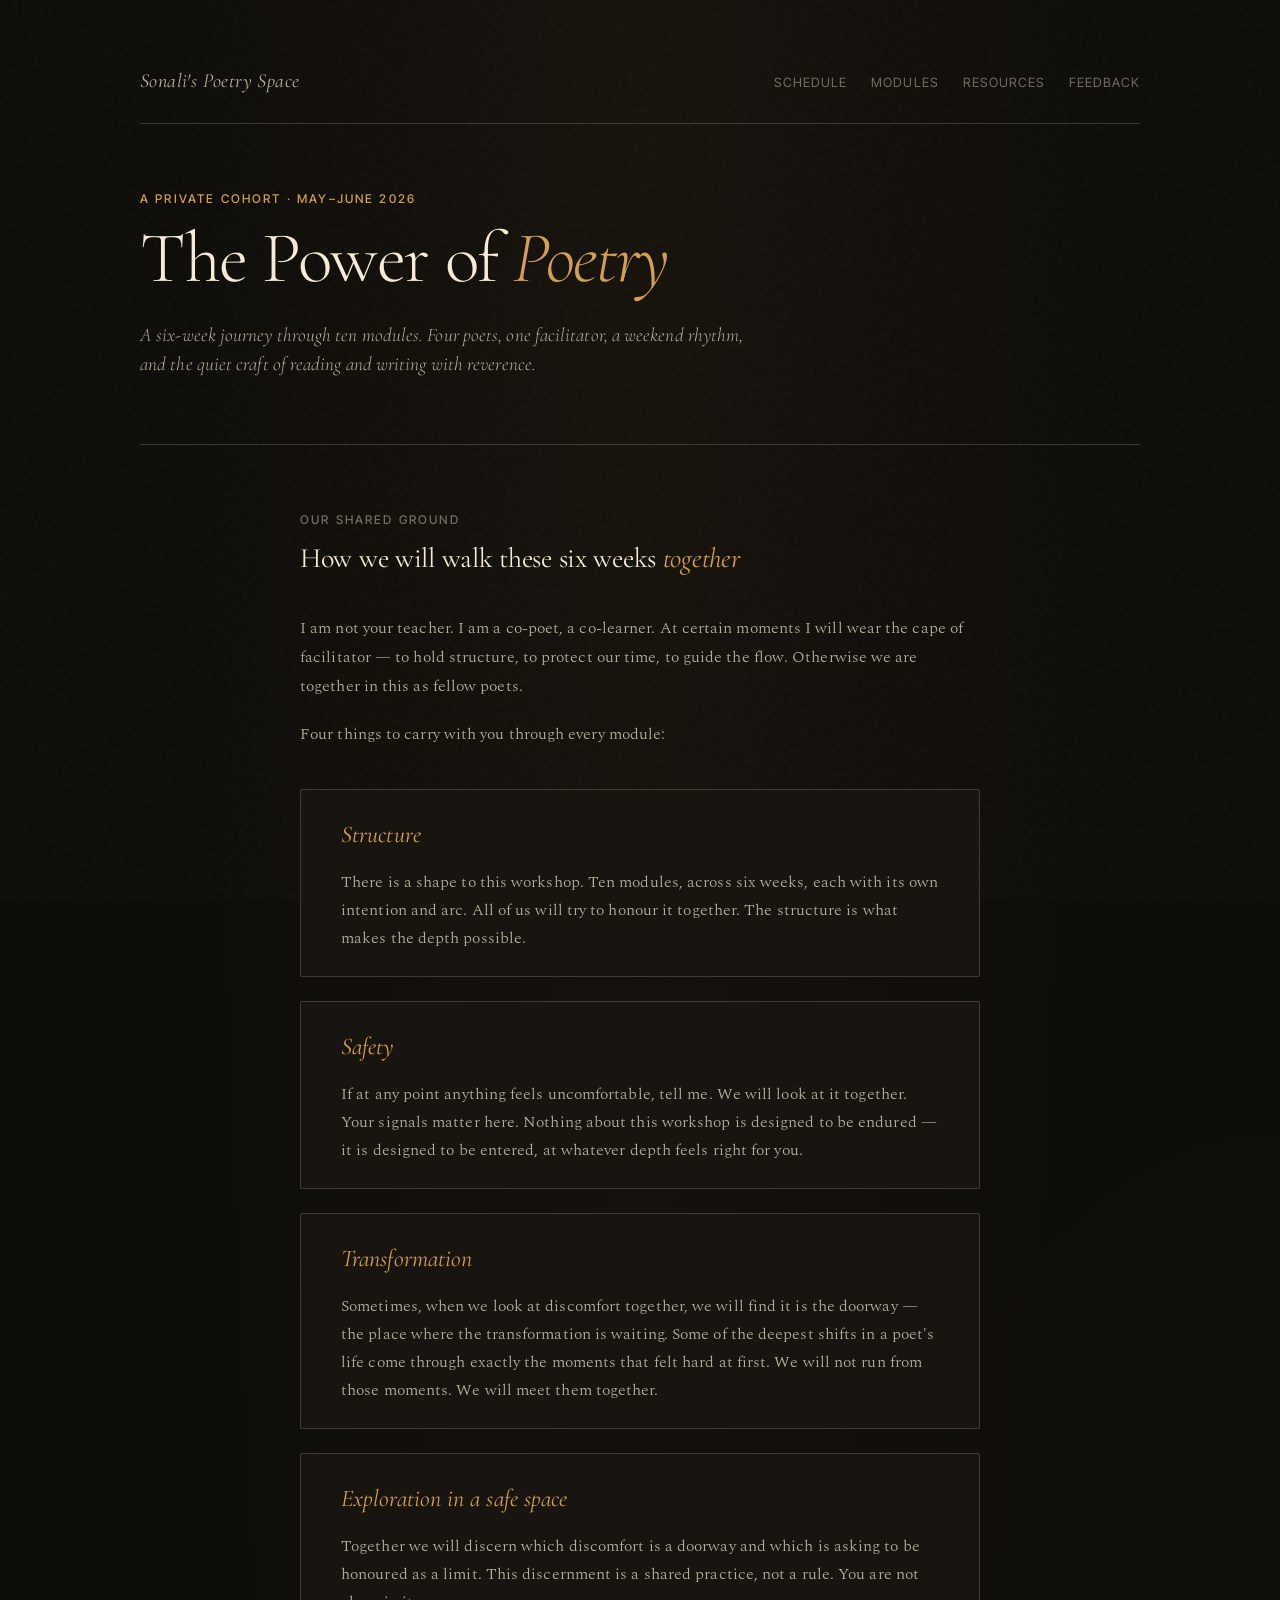
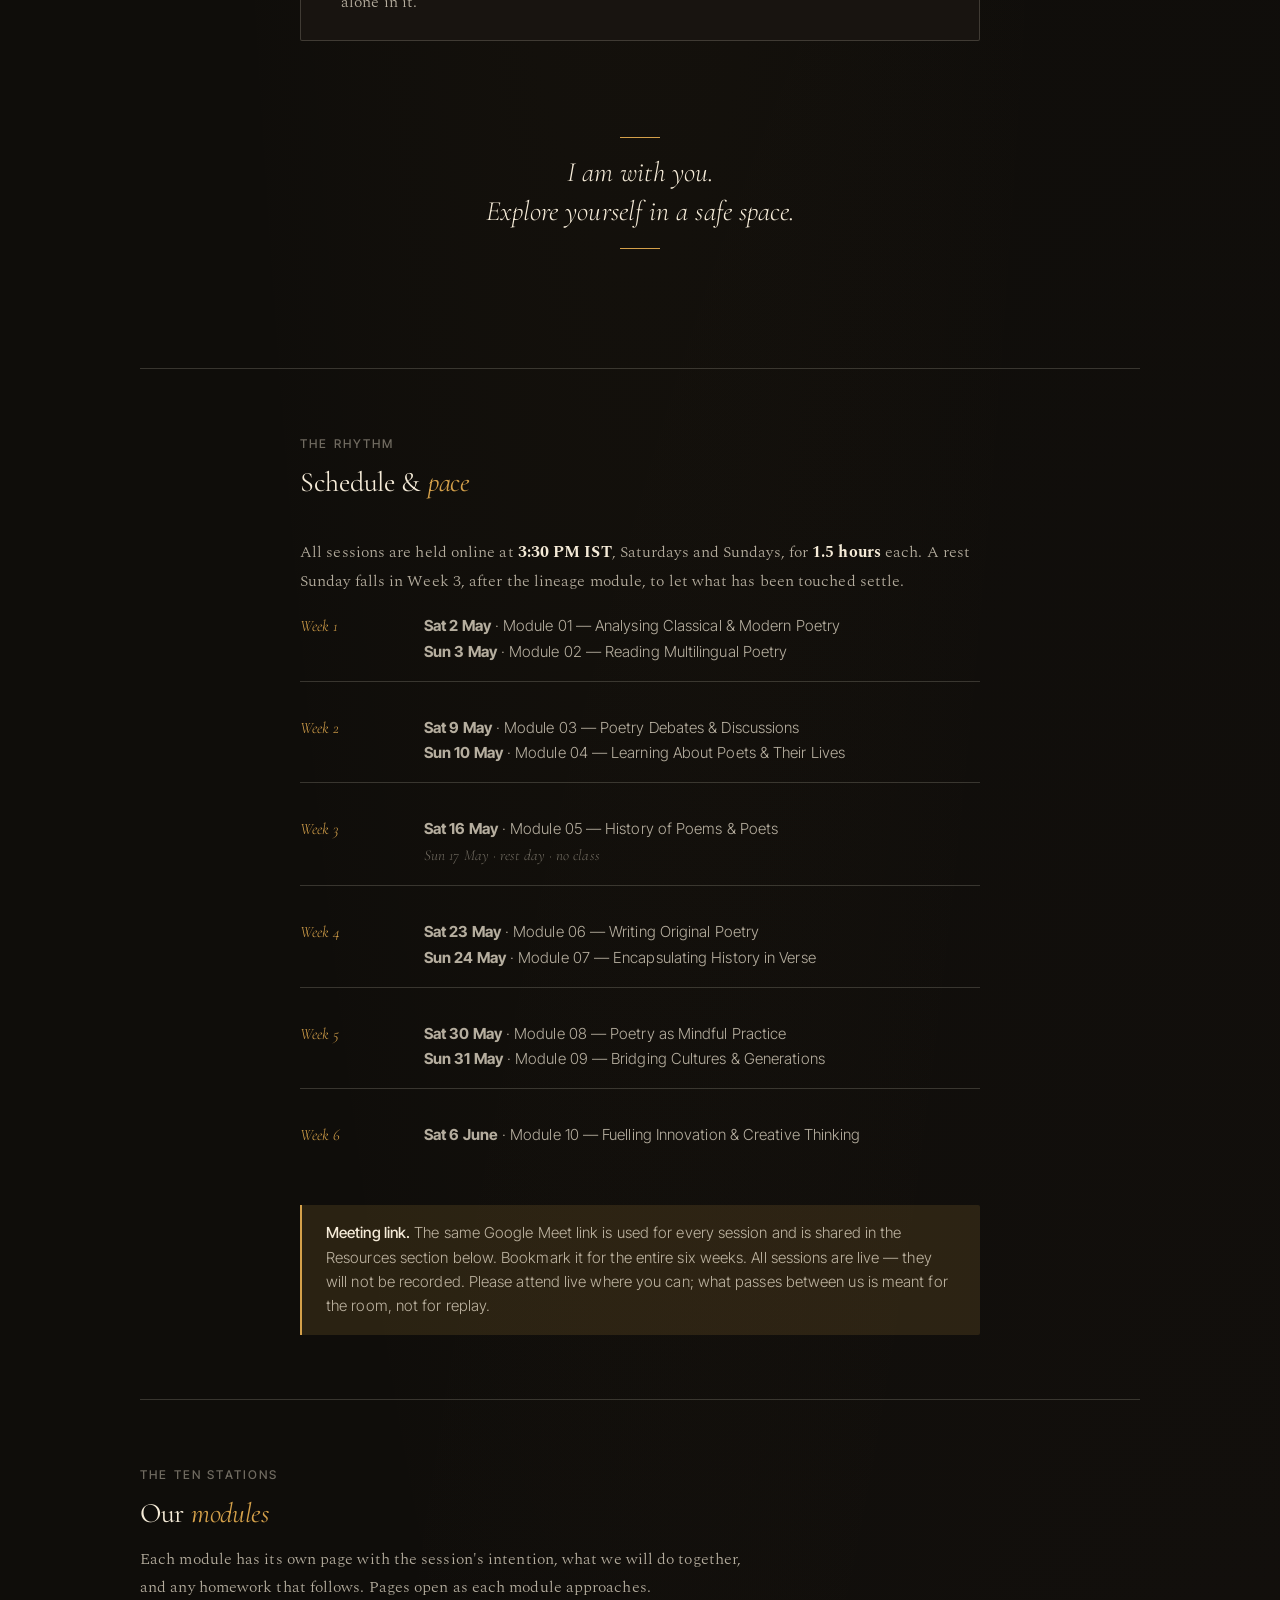
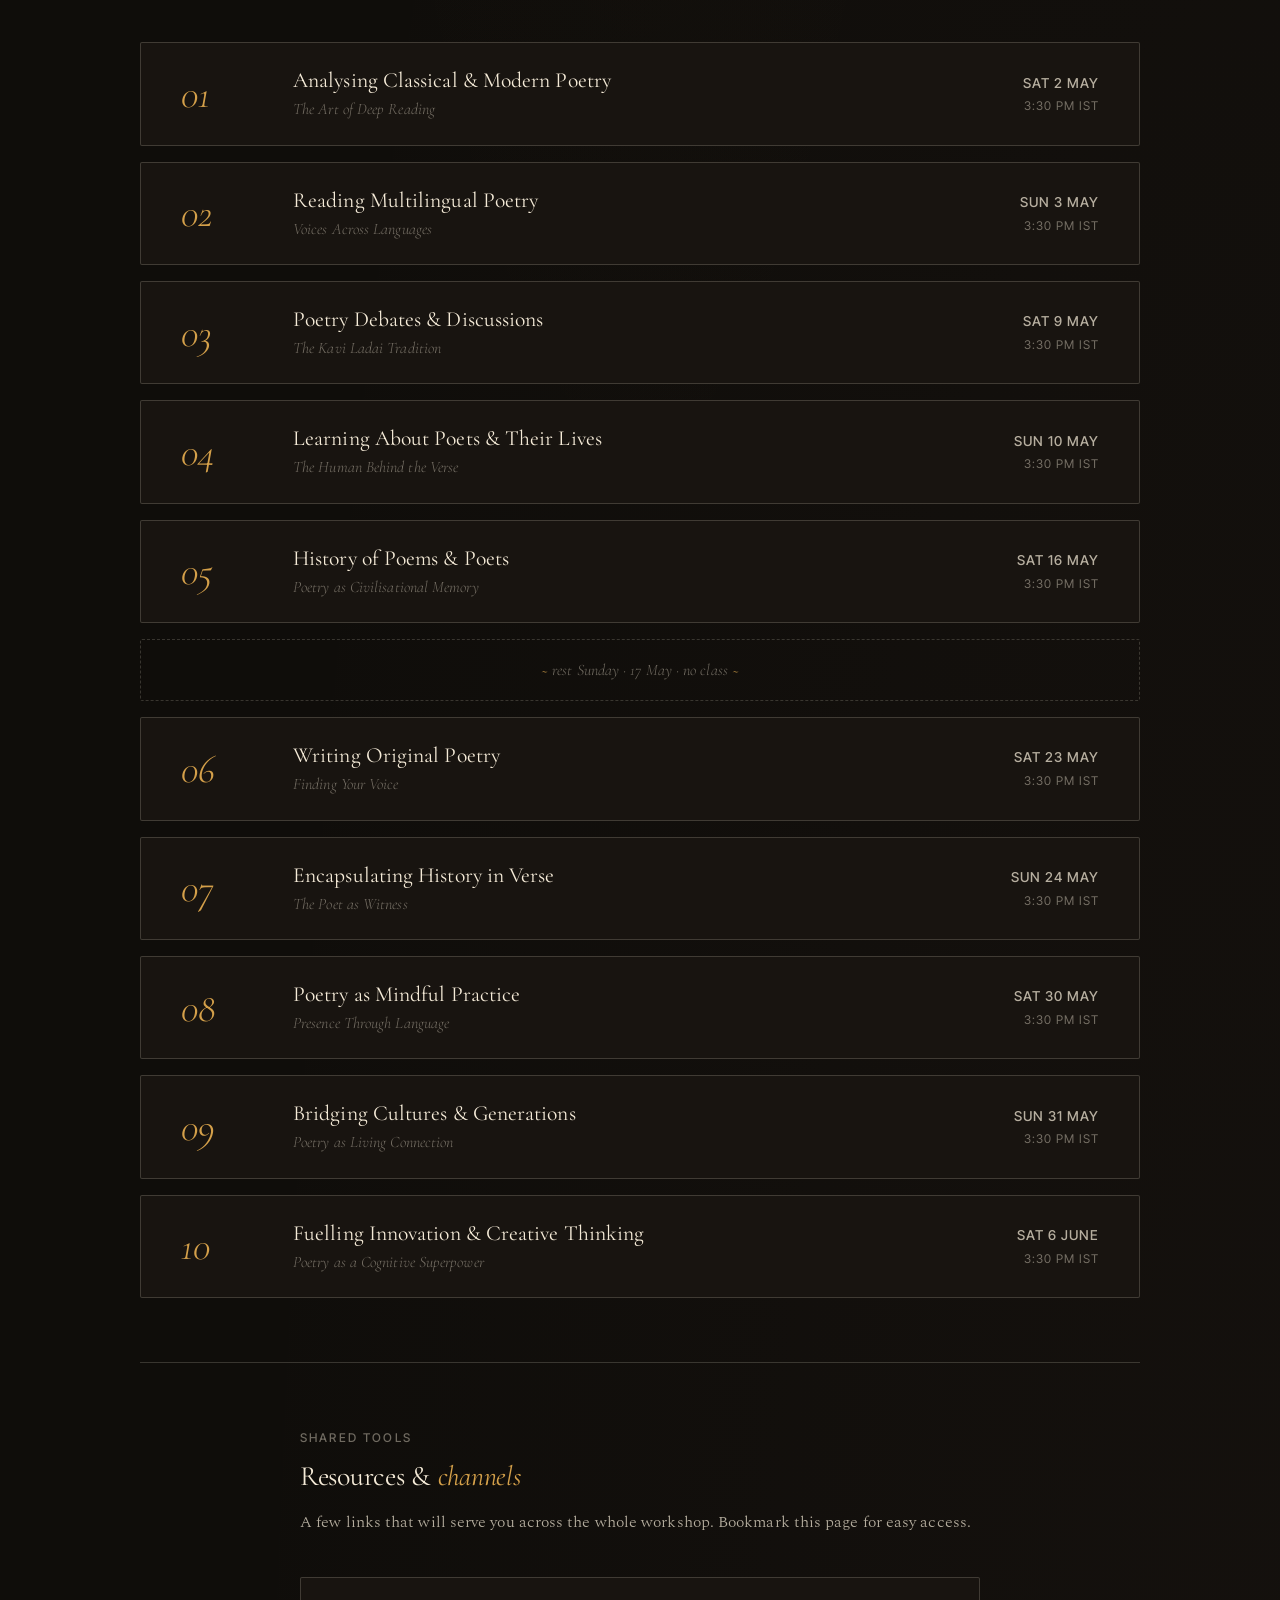
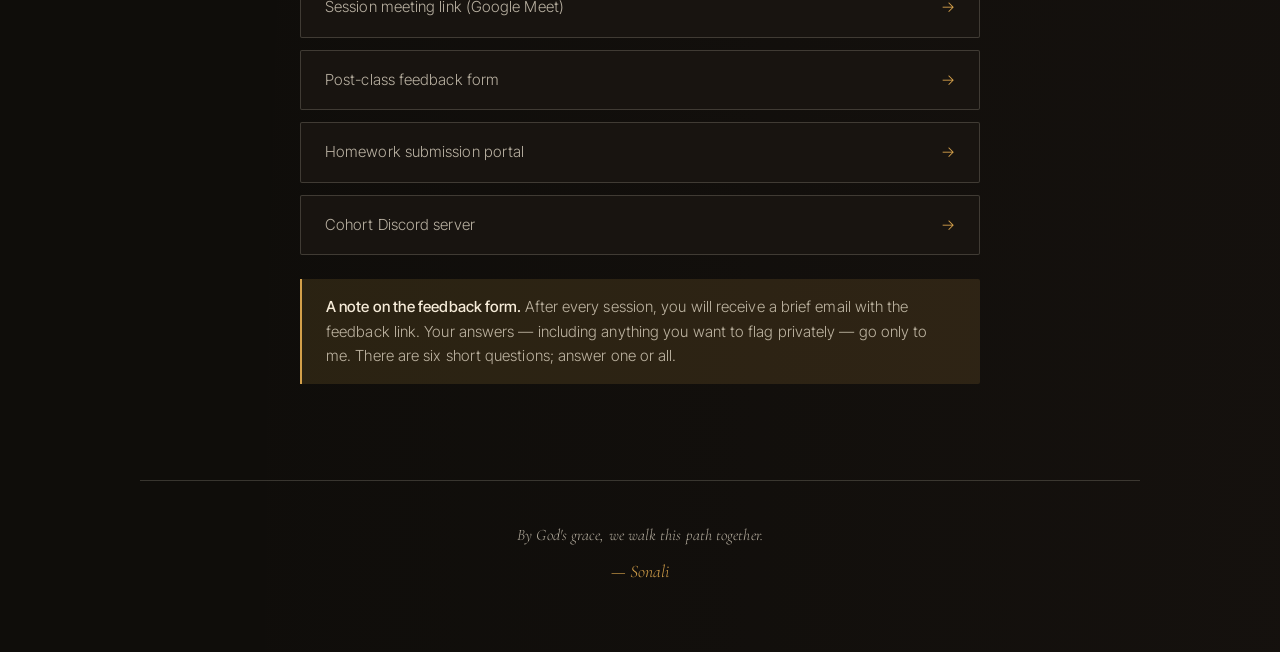
<file: index.html>
<!DOCTYPE html>
<html lang="en">
<head>
<meta charset="UTF-8">
<meta name="viewport" content="width=device-width, initial-scale=1.0">
<meta name="robots" content="noindex, nofollow">
<title>The Power of Poetry · Cohort Hub · May 2026</title>
<link rel="stylesheet" href="styles.css">
<link rel="icon" href="data:image/svg+xml,%3Csvg xmlns='http://www.w3.org/2000/svg' viewBox='0 0 32 32'%3E%3Ctext x='16' y='22' text-anchor='middle' font-size='22' fill='%23d4a04a'%3E✦%3C/text%3E%3C/svg%3E">
</head>
<body>
<div class="page">
<div class="container">

<header class="masthead">
  <div class="masthead-title">
    <a href="index.html">Sonali's Poetry Space</a>
  </div>
  <nav class="masthead-nav">
    <a href="#schedule">Schedule</a>
    <a href="#modules">Modules</a>
    <a href="#resources">Resources</a>
    <a href="#feedback">Feedback</a>
  </nav>
</header>

<!-- HERO -->
<section class="reveal">
  <span class="eyebrow">A Private Cohort · May–June 2026</span>
  <h1 class="display">The Power of <em>Poetry</em></h1>
  <p class="lede" style="margin-top: var(--space-lg);">
    A six-week journey through ten modules. Four poets, one facilitator, a weekend rhythm, and the quiet craft of reading and writing with reverence.
  </p>
</section>

<hr class="rule">

<!-- OPENING FRAMING -->
<section class="section container-text">
  <div class="section-head">
    <span class="eyebrow eyebrow-muted">Our Shared Ground</span>
    <h2 class="section-title">How we will walk these six weeks <em>together</em></h2>
  </div>

  <div class="body-text">
    <p>
      I am not your teacher. I am a co-poet, a co-learner. At certain moments I will wear the cape of facilitator — to hold structure, to protect our time, to guide the flow. Otherwise we are together in this as fellow poets.
    </p>
    <p>
      Four things to carry with you through every module:
    </p>
  </div>

  <div class="four-pillars reveal-stagger">
    <div class="pillar">
      <div class="pillar-name">Structure</div>
      <div class="pillar-body">
        There is a shape to this workshop. Ten modules, across six weeks, each with its own intention and arc. All of us will try to honour it together. The structure is what makes the depth possible.
      </div>
    </div>
    <div class="pillar">
      <div class="pillar-name">Safety</div>
      <div class="pillar-body">
        If at any point anything feels uncomfortable, tell me. We will look at it together. Your signals matter here. Nothing about this workshop is designed to be endured — it is designed to be entered, at whatever depth feels right for you.
      </div>
    </div>
    <div class="pillar">
      <div class="pillar-name">Transformation</div>
      <div class="pillar-body">
        Sometimes, when we look at discomfort together, we will find it is the doorway — the place where the transformation is waiting. Some of the deepest shifts in a poet's life come through exactly the moments that felt hard at first. We will not run from those moments. We will meet them together.
      </div>
    </div>
    <div class="pillar">
      <div class="pillar-name">Exploration in a safe space</div>
      <div class="pillar-body">
        Together we will discern which discomfort is a doorway and which is asking to be honoured as a limit. This discernment is a shared practice, not a rule. You are not alone in it.
      </div>
    </div>
  </div>

  <div class="pullquote">
    I am with you.<br>Explore yourself in a safe space.
  </div>
</section>

<hr class="rule">

<!-- SCHEDULE -->
<section id="schedule" class="section container-text">
  <div class="section-head">
    <span class="eyebrow eyebrow-muted">The Rhythm</span>
    <h2 class="section-title">Schedule &amp; <em>pace</em></h2>
  </div>

  <p class="body-text">
    All sessions are held online at <strong style="color:var(--parchment);">3:30 PM IST</strong>, Saturdays and Sundays, for <strong style="color:var(--parchment);">1.5 hours</strong> each. A rest Sunday falls in Week 3, after the lineage module, to let what has been touched settle.
  </p>

  <ul class="schedule-list">
    <li class="schedule-item">
      <span class="schedule-week">Week 1</span>
      <div class="schedule-sessions">
        <strong>Sat 2 May</strong> · Module 01 — Analysing Classical &amp; Modern Poetry<br>
        <strong>Sun 3 May</strong> · Module 02 — Reading Multilingual Poetry
      </div>
    </li>
    <li class="schedule-item">
      <span class="schedule-week">Week 2</span>
      <div class="schedule-sessions">
        <strong>Sat 9 May</strong> · Module 03 — Poetry Debates &amp; Discussions<br>
        <strong>Sun 10 May</strong> · Module 04 — Learning About Poets &amp; Their Lives
      </div>
    </li>
    <li class="schedule-item">
      <span class="schedule-week">Week 3</span>
      <div class="schedule-sessions">
        <strong>Sat 16 May</strong> · Module 05 — History of Poems &amp; Poets<br>
        <em>Sun 17 May · rest day · no class</em>
      </div>
    </li>
    <li class="schedule-item">
      <span class="schedule-week">Week 4</span>
      <div class="schedule-sessions">
        <strong>Sat 23 May</strong> · Module 06 — Writing Original Poetry<br>
        <strong>Sun 24 May</strong> · Module 07 — Encapsulating History in Verse
      </div>
    </li>
    <li class="schedule-item">
      <span class="schedule-week">Week 5</span>
      <div class="schedule-sessions">
        <strong>Sat 30 May</strong> · Module 08 — Poetry as Mindful Practice<br>
        <strong>Sun 31 May</strong> · Module 09 — Bridging Cultures &amp; Generations
      </div>
    </li>
    <li class="schedule-item">
      <span class="schedule-week">Week 6</span>
      <div class="schedule-sessions">
        <strong>Sat 6 June</strong> · Module 10 — Fuelling Innovation &amp; Creative Thinking
      </div>
    </li>
  </ul>

  <div class="note" style="margin-top: var(--space-xl);">
    <strong>Meeting link.</strong> The same Google Meet link is used for every session and is shared in the Resources section below. Bookmark it for the entire six weeks. All sessions are live — they will not be recorded. Please attend live where you can; what passes between us is meant for the room, not for replay.
  </div>
</section>

<hr class="rule">

<!-- MODULES -->
<section id="modules" class="section">
  <div class="section-head">
    <span class="eyebrow eyebrow-muted">The Ten Stations</span>
    <h2 class="section-title">Our <em>modules</em></h2>
    <p class="body-text" style="margin-top: var(--space-md); max-width: var(--max-reading);">
      Each module has its own page with the session's intention, what we will do together, and any homework that follows. Pages open as each module approaches.
    </p>
  </div>

  <div class="modules-grid reveal-stagger">

    <a class="module-card" href="module-01.html">
      <div class="module-card-grid">
        <div class="module-num">01</div>
        <div class="module-info">
          <div class="module-card-title">Analysing Classical &amp; Modern Poetry</div>
          <div class="module-card-sub">The Art of Deep Reading</div>
        </div>
        <div class="module-card-date"><strong>Sat 2 May</strong>3:30 PM IST</div>
      </div>
    </a>

    <a class="module-card" href="module-02.html">
      <div class="module-card-grid">
        <div class="module-num">02</div>
        <div class="module-info">
          <div class="module-card-title">Reading Multilingual Poetry</div>
          <div class="module-card-sub">Voices Across Languages</div>
        </div>
        <div class="module-card-date"><strong>Sun 3 May</strong>3:30 PM IST</div>
      </div>
    </a>

    <a class="module-card" href="module-03.html">
      <div class="module-card-grid">
        <div class="module-num">03</div>
        <div class="module-info">
          <div class="module-card-title">Poetry Debates &amp; Discussions</div>
          <div class="module-card-sub">The Kavi Ladai Tradition</div>
        </div>
        <div class="module-card-date"><strong>Sat 9 May</strong>3:30 PM IST</div>
      </div>
    </a>

    <a class="module-card" href="module-04.html">
      <div class="module-card-grid">
        <div class="module-num">04</div>
        <div class="module-info">
          <div class="module-card-title">Learning About Poets &amp; Their Lives</div>
          <div class="module-card-sub">The Human Behind the Verse</div>
        </div>
        <div class="module-card-date"><strong>Sun 10 May</strong>3:30 PM IST</div>
      </div>
    </a>

    <a class="module-card" href="module-05.html">
      <div class="module-card-grid">
        <div class="module-num">05</div>
        <div class="module-info">
          <div class="module-card-title">History of Poems &amp; Poets</div>
          <div class="module-card-sub">Poetry as Civilisational Memory</div>
        </div>
        <div class="module-card-date"><strong>Sat 16 May</strong>3:30 PM IST</div>
      </div>
    </a>

    <div class="rest-marker">rest Sunday · 17 May · no class</div>

    <a class="module-card" href="module-06.html">
      <div class="module-card-grid">
        <div class="module-num">06</div>
        <div class="module-info">
          <div class="module-card-title">Writing Original Poetry</div>
          <div class="module-card-sub">Finding Your Voice</div>
        </div>
        <div class="module-card-date"><strong>Sat 23 May</strong>3:30 PM IST</div>
      </div>
    </a>

    <a class="module-card" href="module-07.html">
      <div class="module-card-grid">
        <div class="module-num">07</div>
        <div class="module-info">
          <div class="module-card-title">Encapsulating History in Verse</div>
          <div class="module-card-sub">The Poet as Witness</div>
        </div>
        <div class="module-card-date"><strong>Sun 24 May</strong>3:30 PM IST</div>
      </div>
    </a>

    <a class="module-card" href="module-08.html">
      <div class="module-card-grid">
        <div class="module-num">08</div>
        <div class="module-info">
          <div class="module-card-title">Poetry as Mindful Practice</div>
          <div class="module-card-sub">Presence Through Language</div>
        </div>
        <div class="module-card-date"><strong>Sat 30 May</strong>3:30 PM IST</div>
      </div>
    </a>

    <a class="module-card" href="module-09.html">
      <div class="module-card-grid">
        <div class="module-num">09</div>
        <div class="module-info">
          <div class="module-card-title">Bridging Cultures &amp; Generations</div>
          <div class="module-card-sub">Poetry as Living Connection</div>
        </div>
        <div class="module-card-date"><strong>Sun 31 May</strong>3:30 PM IST</div>
      </div>
    </a>

    <a class="module-card" href="module-10.html">
      <div class="module-card-grid">
        <div class="module-num">10</div>
        <div class="module-info">
          <div class="module-card-title">Fuelling Innovation &amp; Creative Thinking</div>
          <div class="module-card-sub">Poetry as a Cognitive Superpower</div>
        </div>
        <div class="module-card-date"><strong>Sat 6 June</strong>3:30 PM IST</div>
      </div>
    </a>

  </div>
</section>

<hr class="rule">

<!-- RESOURCES -->
<section id="resources" class="section container-text">
  <div class="section-head">
    <span class="eyebrow eyebrow-muted">Shared Tools</span>
    <h2 class="section-title">Resources &amp; <em>channels</em></h2>
    <p class="body-text" style="margin-top: var(--space-md);">
      A few links that will serve you across the whole workshop. Bookmark this page for easy access.
    </p>
  </div>

  <ul class="link-list">
    <li><a href="https://meet.google.com/ugg-exov-eto" target="_blank" rel="noopener">Session meeting link (Google Meet)</a></li>
    <li><a href="https://forms.gle/HEZ4hkPr31FS3Dd99" target="_blank" rel="noopener" data-link="feedback" id="feedback">Post-class feedback form</a></li>
    <li><a href="https://forms.gle/mpzhUbdwP5BqiY5R9" target="_blank" rel="noopener" data-link="homework">Homework submission portal</a></li>
    <li><a href="https://discord.gg/cKr8bzEg" target="_blank" rel="noopener" data-link="community">Cohort Discord server</a></li>
  </ul>

  <div class="note" style="margin-top: var(--space-lg);">
    <strong>A note on the feedback form.</strong> After every session, you will receive a brief email with the feedback link. Your answers — including anything you want to flag privately — go only to me. There are six short questions; answer one or all.
  </div>
</section>

<!-- FOOTER -->
<footer class="page-foot">
  <p>By God's grace, we walk this path together.</p>
  <span class="signature">— Sonali</span>
</footer>

</div>
</div>

<script>
// Gentle placeholder behaviour: links that are not yet configured
// show a friendly note rather than a broken experience.
document.querySelectorAll('.link-list a[data-link]').forEach(a => {
  a.addEventListener('click', (e) => {
    if (a.getAttribute('href') === '#' || !a.getAttribute('href')) {
      e.preventDefault();
      const label = a.textContent.trim();
      alert(`This link will be activated before the workshop begins:\n\n"${label}"\n\nYou will receive it by email.`);
    }
  });
});
</script>

</body>
</html>
</file>
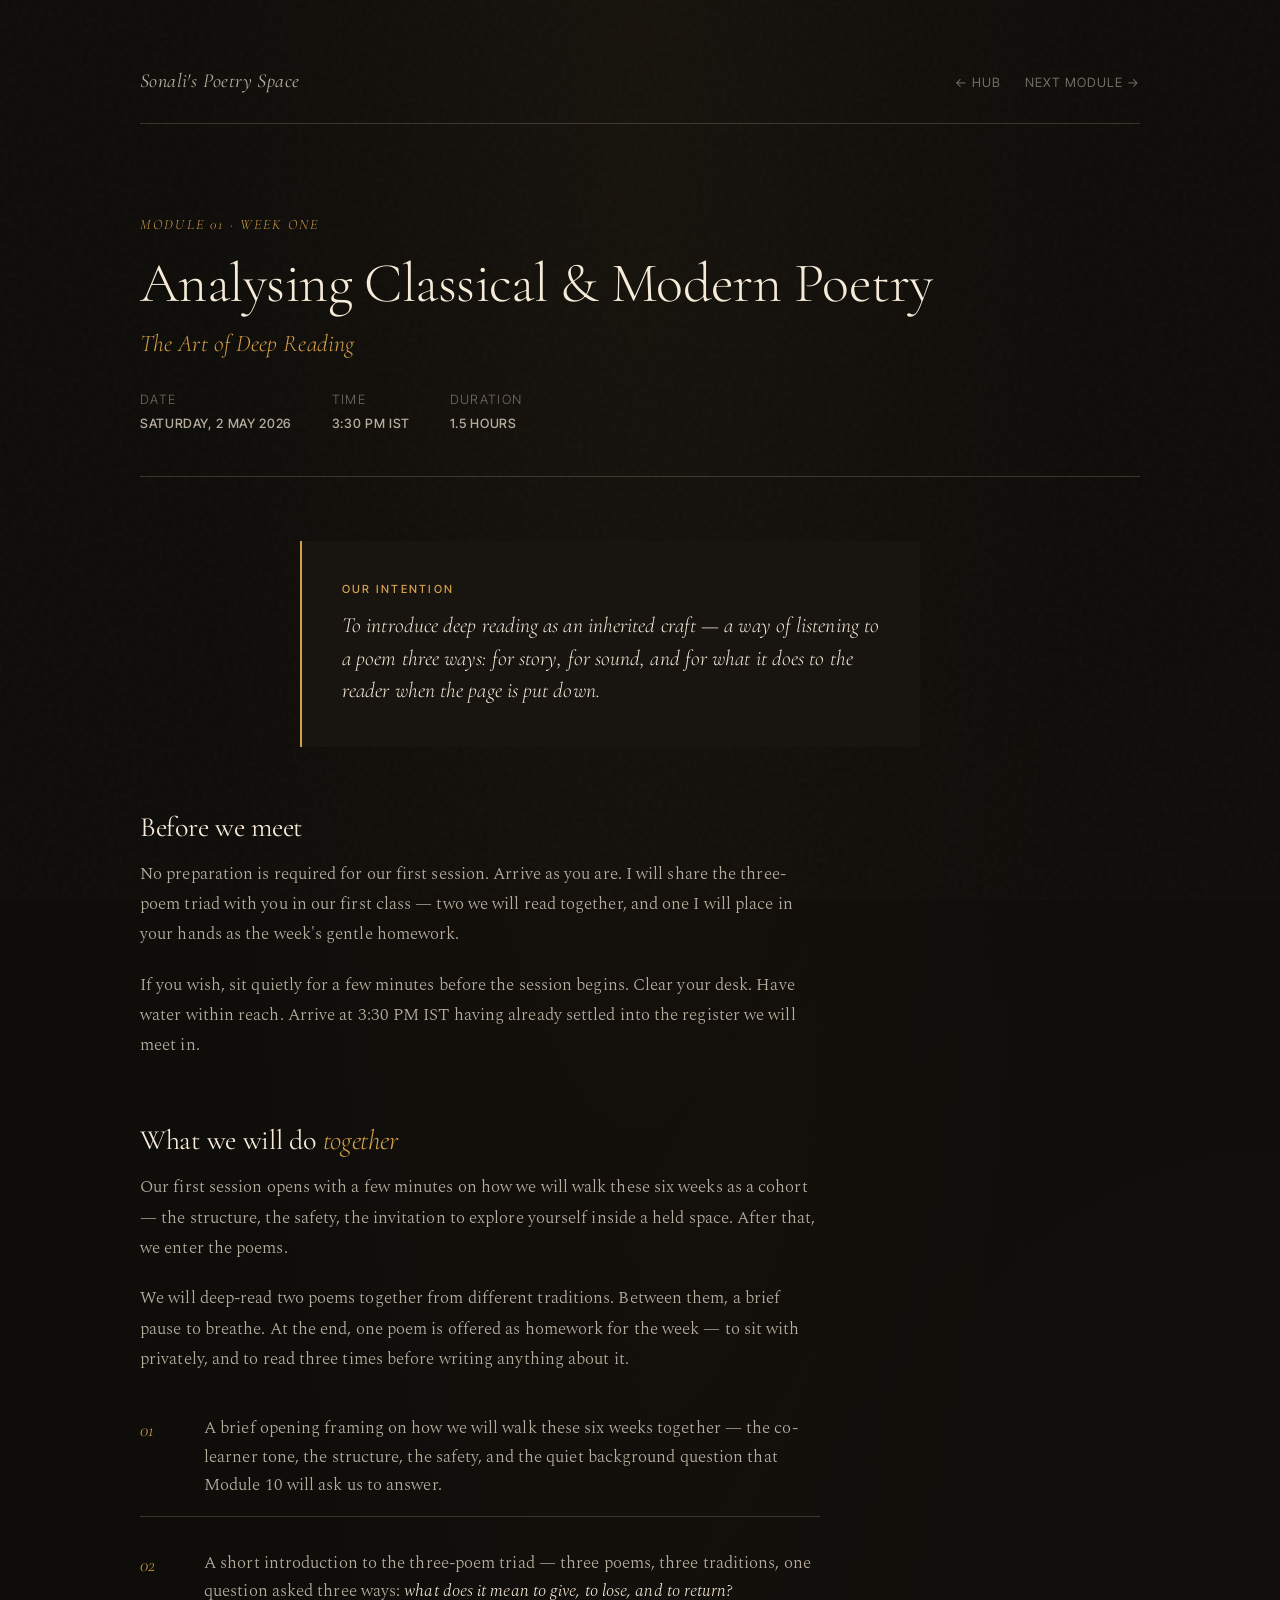
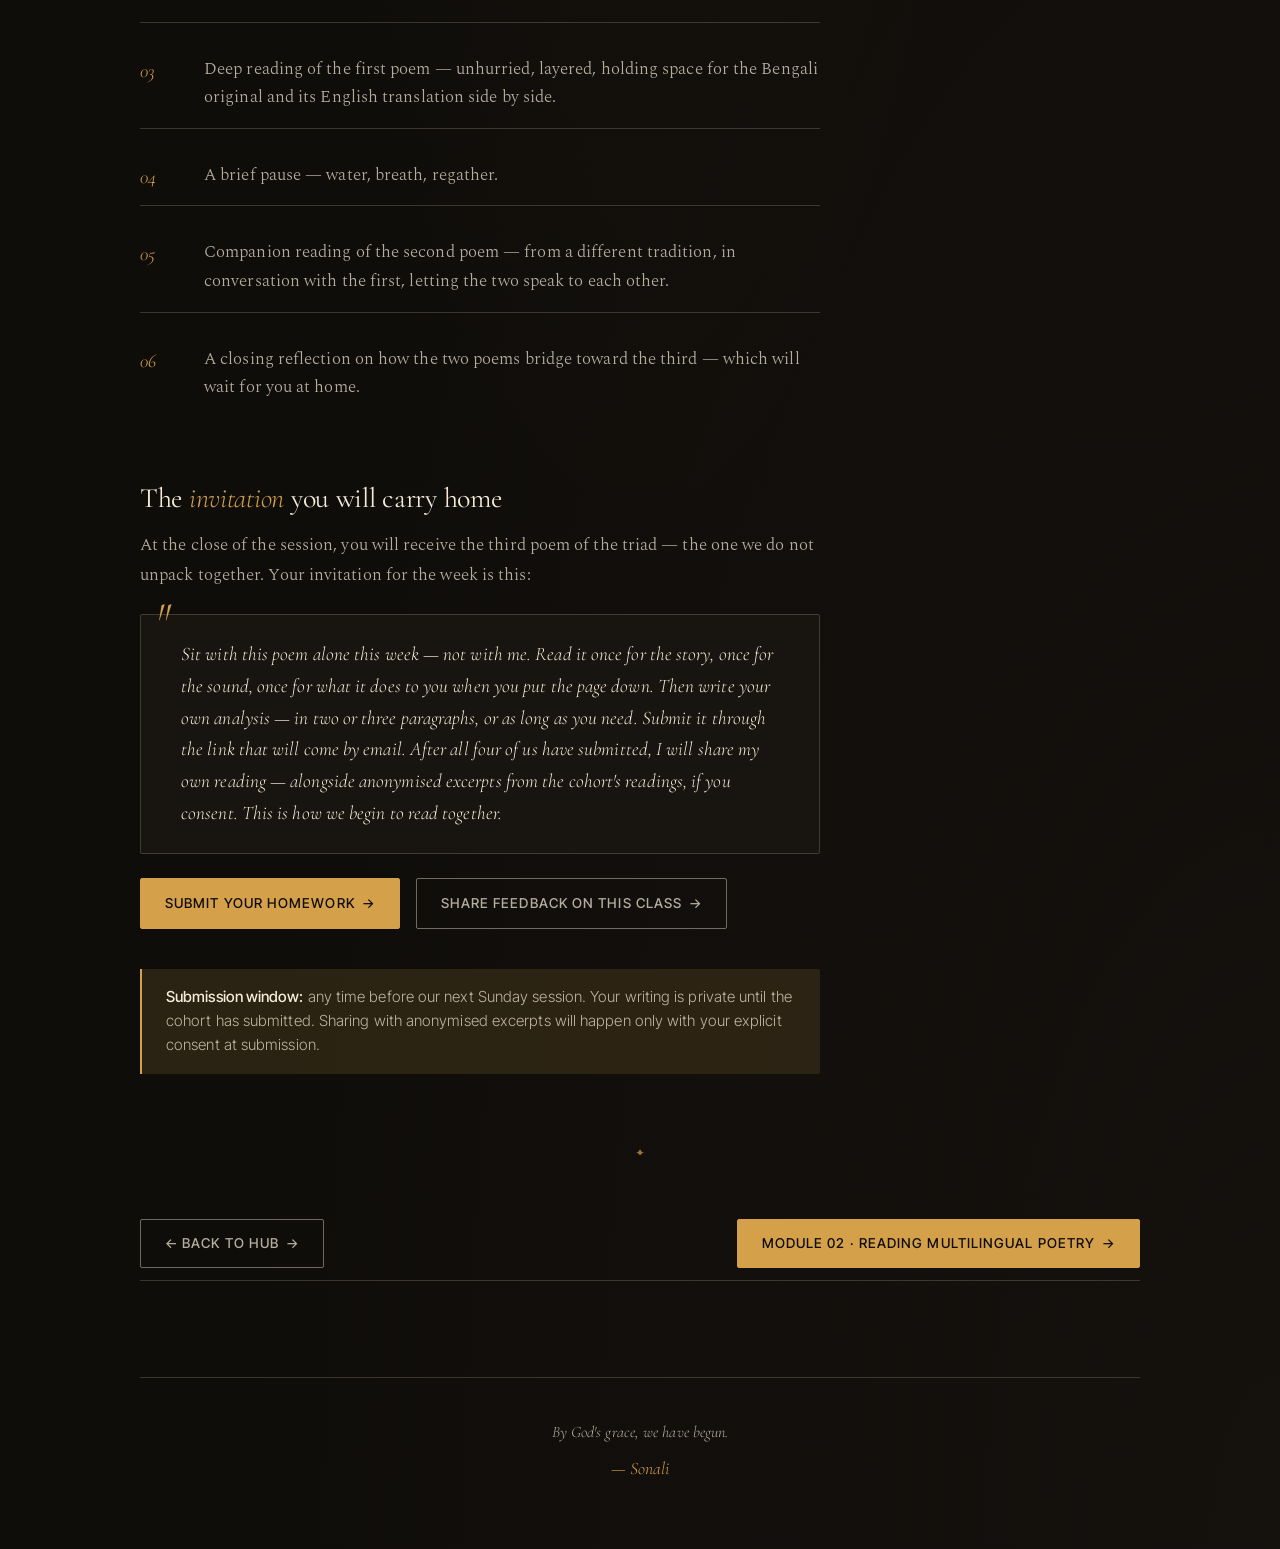
<file: module-01.html>
<!DOCTYPE html>
<html lang="en">
<head>
<meta charset="UTF-8">
<meta name="viewport" content="width=device-width, initial-scale=1.0">
<meta name="robots" content="noindex, nofollow">
<title>Module 01 · The Art of Deep Reading · The Power of Poetry</title>
<link rel="stylesheet" href="styles.css">
<link rel="icon" href="data:image/svg+xml,%3Csvg xmlns='http://www.w3.org/2000/svg' viewBox='0 0 32 32'%3E%3Ctext x='16' y='22' text-anchor='middle' font-size='22' fill='%23d4a04a'%3E✦%3C/text%3E%3C/svg%3E">
</head>
<body>
<div class="page">
<div class="container">

<header class="masthead">
  <div class="masthead-title">
    <a href="index.html">Sonali's Poetry Space</a>
  </div>
  <nav class="masthead-nav">
    <a href="index.html">← Hub</a>
    <a href="module-02.html">Next module →</a>
  </nav>
</header>

<!-- HERO -->
<section class="module-hero reveal">
  <div class="module-hero-num">Module 01 · Week One</div>
  <h1 class="module-hero-title">Analysing Classical &amp; Modern Poetry</h1>
  <div class="module-hero-sub">The Art of Deep Reading</div>

  <div class="module-meta">
    <div class="module-meta-item">Date<strong>Saturday, 2 May 2026</strong></div>
    <div class="module-meta-item">Time<strong>3:30 PM IST</strong></div>
    <div class="module-meta-item">Duration<strong>1.5 hours</strong></div>
  </div>
</section>

<!-- INTENTION -->
<div class="container-text">
  <div class="intention">
    <span class="intention-label">Our intention</span>
    To introduce deep reading as an inherited craft — a way of listening to a poem three ways: for story, for sound, and for what it does to the reader when the page is put down.
  </div>
</div>

<!-- BEFORE WE MEET -->
<section class="module-section container-text">
  <h2 class="module-section-head">Before we meet</h2>
  <div class="module-section-body">
    <p>
      No preparation is required for our first session. Arrive as you are. I will share the three-poem triad with you in our first class — two we will read together, and one I will place in your hands as the week's gentle homework.
    </p>
    <p>
      If you wish, sit quietly for a few minutes before the session begins. Clear your desk. Have water within reach. Arrive at 3:30 PM IST having already settled into the register we will meet in.
    </p>
  </div>
</section>

<!-- WHAT WE WILL DO TOGETHER -->
<section class="module-section container-text">
  <h2 class="module-section-head">What we will do <em>together</em></h2>
  <div class="module-section-body">
    <p>
      Our first session opens with a few minutes on how we will walk these six weeks as a cohort — the structure, the safety, the invitation to explore yourself inside a held space. After that, we enter the poems.
    </p>
    <p>
      We will deep-read two poems together from different traditions. Between them, a brief pause to breathe. At the end, one poem is offered as homework for the week — to sit with privately, and to read three times before writing anything about it.
    </p>

    <ol class="pointer-list">
      <li>A brief opening framing on how we will walk these six weeks together — the co-learner tone, the structure, the safety, and the quiet background question that Module 10 will ask us to answer.</li>
      <li>A short introduction to the three-poem triad — three poems, three traditions, one question asked three ways: <em>what does it mean to give, to lose, and to return?</em></li>
      <li>Deep reading of the first poem — unhurried, layered, holding space for the Bengali original and its English translation side by side.</li>
      <li>A brief pause — water, breath, regather.</li>
      <li>Companion reading of the second poem — from a different tradition, in conversation with the first, letting the two speak to each other.</li>
      <li>A closing reflection on how the two poems bridge toward the third — which will wait for you at home.</li>
    </ol>
  </div>
</section>

<!-- HOMEWORK -->
<section class="module-section container-text">
  <h2 class="module-section-head">The <em>invitation</em> you will carry home</h2>
  <div class="module-section-body">
    <p>
      At the close of the session, you will receive the third poem of the triad — the one we do not unpack together. Your invitation for the week is this:
    </p>

    <div class="invitation">
      Sit with this poem alone this week — not with me. Read it once for the story, once for the sound, once for what it does to you when you put the page down. Then write your own analysis — in two or three paragraphs, or as long as you need. Submit it through the link that will come by email. After all four of us have submitted, I will share my own reading — alongside anonymised excerpts from the cohort's readings, if you consent. This is how we begin to read together.
    </div>

    <div class="cta-row">
      <a class="btn btn-primary" href="https://forms.gle/mpzhUbdwP5BqiY5R9" target="_blank" rel="noopener" data-link="submit-hw1">Submit your homework</a>
      <a class="btn btn-ghost" href="https://forms.gle/HEZ4hkPr31FS3Dd99" target="_blank" rel="noopener" data-link="feedback">Share feedback on this class</a>
    </div>

    <div class="note" style="margin-top: var(--space-xl);">
      <strong>Submission window:</strong> any time before our next Sunday session. Your writing is private until the cohort has submitted. Sharing with anonymised excerpts will happen only with your explicit consent at submission.
    </div>
  </div>
</section>

<hr class="rule-center">

<!-- NAVIGATION FOOTER -->
<nav class="section-head-inline" style="margin-top: var(--space-xxl);">
  <a class="btn btn-ghost" href="index.html">← Back to hub</a>
  <a class="btn btn-primary" href="module-02.html">Module 02 · Reading Multilingual Poetry</a>
</nav>

<footer class="page-foot">
  <p>By God's grace, we have begun.</p>
  <span class="signature">— Sonali</span>
</footer>

</div>
</div>

<script>
document.querySelectorAll('a[data-link]').forEach(a => {
  a.addEventListener('click', (e) => {
    if (a.getAttribute('href') === '#' || !a.getAttribute('href')) {
      e.preventDefault();
      const label = a.textContent.trim();
      alert(`This link will be activated before the workshop begins:\n\n"${label}"\n\nYou will receive it by email.`);
    }
  });
});
</script>

</body>
</html>
</file>
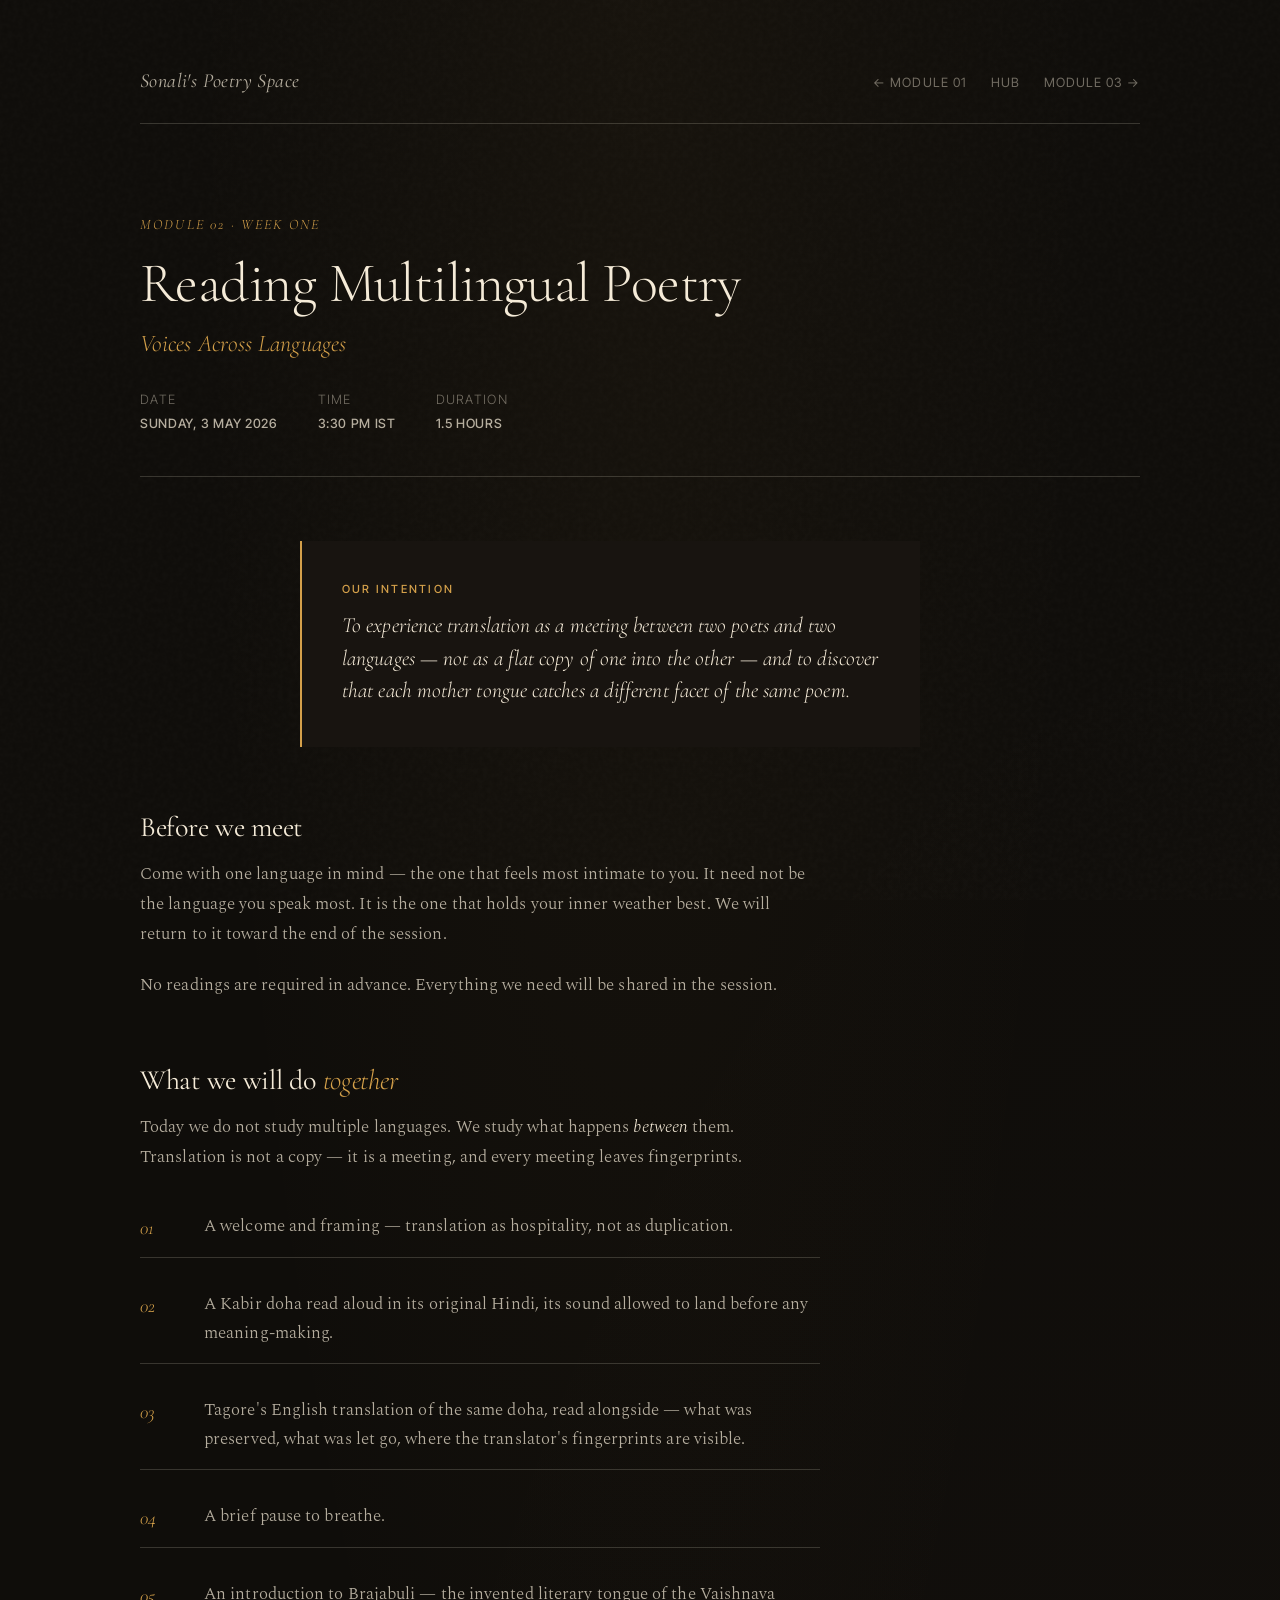
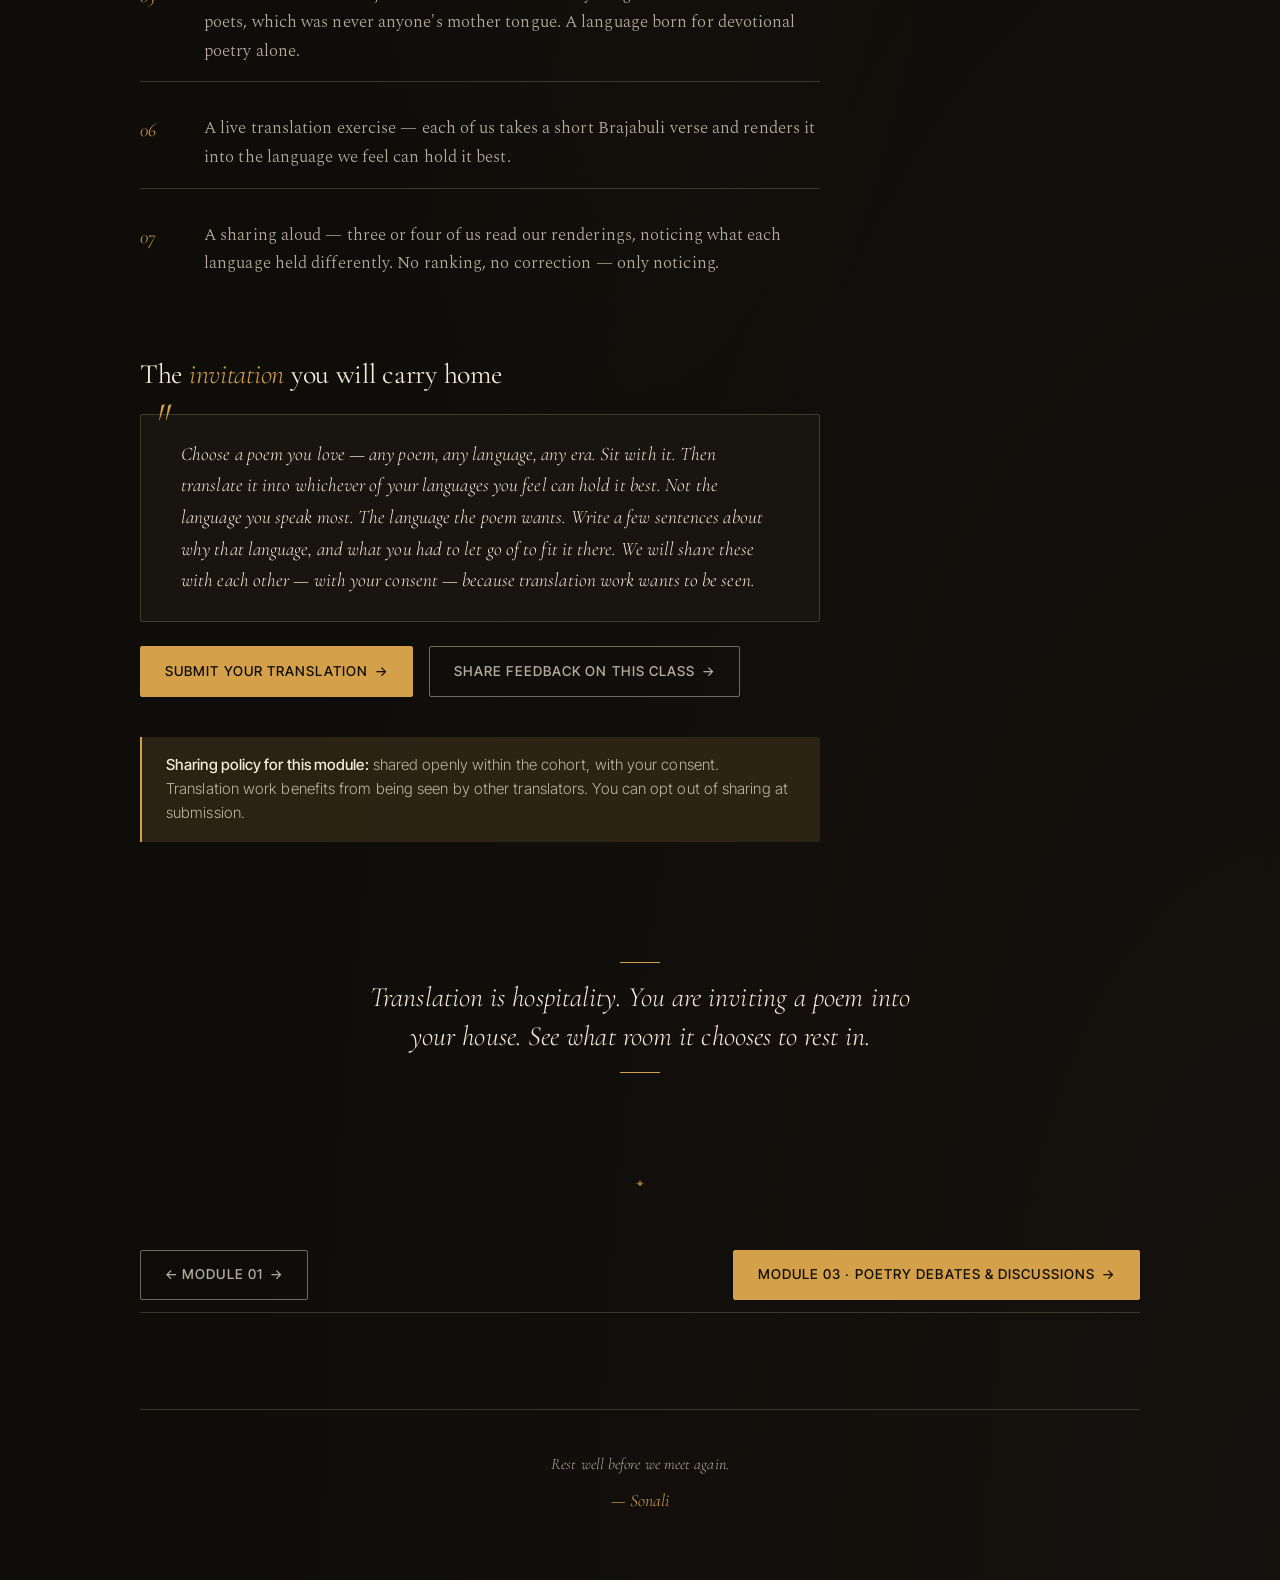
<file: module-02.html>
<!DOCTYPE html>
<html lang="en">
<head>
<meta charset="UTF-8">
<meta name="viewport" content="width=device-width, initial-scale=1.0">
<meta name="robots" content="noindex, nofollow">
<title>Module 02 · Voices Across Languages · The Power of Poetry</title>
<link rel="stylesheet" href="styles.css">
<link rel="icon" href="data:image/svg+xml,%3Csvg xmlns='http://www.w3.org/2000/svg' viewBox='0 0 32 32'%3E%3Ctext x='16' y='22' text-anchor='middle' font-size='22' fill='%23d4a04a'%3E✦%3C/text%3E%3C/svg%3E">
</head>
<body>
<div class="page">
<div class="container">

<header class="masthead">
  <div class="masthead-title"><a href="index.html">Sonali's Poetry Space</a></div>
  <nav class="masthead-nav">
    <a href="module-01.html">← Module 01</a>
    <a href="index.html">Hub</a>
    <a href="module-03.html">Module 03 →</a>
  </nav>
</header>

<section class="module-hero reveal">
  <div class="module-hero-num">Module 02 · Week One</div>
  <h1 class="module-hero-title">Reading Multilingual Poetry</h1>
  <div class="module-hero-sub">Voices Across Languages</div>
  <div class="module-meta">
    <div class="module-meta-item">Date<strong>Sunday, 3 May 2026</strong></div>
    <div class="module-meta-item">Time<strong>3:30 PM IST</strong></div>
    <div class="module-meta-item">Duration<strong>1.5 hours</strong></div>
  </div>
</section>

<div class="container-text">
  <div class="intention">
    <span class="intention-label">Our intention</span>
    To experience translation as a meeting between two poets and two languages — not as a flat copy of one into the other — and to discover that each mother tongue catches a different facet of the same poem.
  </div>
</div>

<section class="module-section container-text">
  <h2 class="module-section-head">Before we meet</h2>
  <div class="module-section-body">
    <p>
      Come with one language in mind — the one that feels most intimate to you. It need not be the language you speak most. It is the one that holds your inner weather best. We will return to it toward the end of the session.
    </p>
    <p>
      No readings are required in advance. Everything we need will be shared in the session.
    </p>
  </div>
</section>

<section class="module-section container-text">
  <h2 class="module-section-head">What we will do <em>together</em></h2>
  <div class="module-section-body">
    <p>
      Today we do not study multiple languages. We study what happens <em>between</em> them. Translation is not a copy — it is a meeting, and every meeting leaves fingerprints.
    </p>
    <ol class="pointer-list">
      <li>A welcome and framing — translation as hospitality, not as duplication.</li>
      <li>A Kabir doha read aloud in its original Hindi, its sound allowed to land before any meaning-making.</li>
      <li>Tagore's English translation of the same doha, read alongside — what was preserved, what was let go, where the translator's fingerprints are visible.</li>
      <li>A brief pause to breathe.</li>
      <li>An introduction to Brajabuli — the invented literary tongue of the Vaishnava poets, which was never anyone's mother tongue. A language born for devotional poetry alone.</li>
      <li>A live translation exercise — each of us takes a short Brajabuli verse and renders it into the language we feel can hold it best.</li>
      <li>A sharing aloud — three or four of us read our renderings, noticing what each language held differently. No ranking, no correction — only noticing.</li>
    </ol>
  </div>
</section>

<section class="module-section container-text">
  <h2 class="module-section-head">The <em>invitation</em> you will carry home</h2>
  <div class="module-section-body">
    <div class="invitation">
      Choose a poem you love — any poem, any language, any era. Sit with it. Then translate it into whichever of your languages you feel can hold it best. Not the language you speak most. The language the poem wants. Write a few sentences about why that language, and what you had to let go of to fit it there. We will share these with each other — with your consent — because translation work wants to be seen.
    </div>

    <div class="cta-row">
      <a class="btn btn-primary" href="https://forms.gle/mpzhUbdwP5BqiY5R9" target="_blank" rel="noopener" data-link="submit-hw2">Submit your translation</a>
      <a class="btn btn-ghost" href="https://forms.gle/HEZ4hkPr31FS3Dd99" target="_blank" rel="noopener" data-link="feedback">Share feedback on this class</a>
    </div>

    <div class="note" style="margin-top: var(--space-xl);">
      <strong>Sharing policy for this module:</strong> shared openly within the cohort, with your consent. Translation work benefits from being seen by other translators. You can opt out of sharing at submission.
    </div>
  </div>
</section>

<div class="pullquote">Translation is hospitality. You are inviting a poem into your house. See what room it chooses to rest in.</div>

<hr class="rule-center">

<nav class="section-head-inline" style="margin-top: var(--space-xxl);">
  <a class="btn btn-ghost" href="module-01.html">← Module 01</a>
  <a class="btn btn-primary" href="module-03.html">Module 03 · Poetry Debates &amp; Discussions</a>
</nav>

<footer class="page-foot">
  <p>Rest well before we meet again.</p>
  <span class="signature">— Sonali</span>
</footer>

</div>
</div>
<script>
document.querySelectorAll('a[data-link]').forEach(a => {
  a.addEventListener('click', (e) => {
    if (a.getAttribute('href') === '#' || !a.getAttribute('href')) {
      e.preventDefault();
      alert(`This link will be activated before the workshop begins:\n\n"${a.textContent.trim()}"\n\nYou will receive it by email.`);
    }
  });
});
</script>
</body>
</html>
</file>
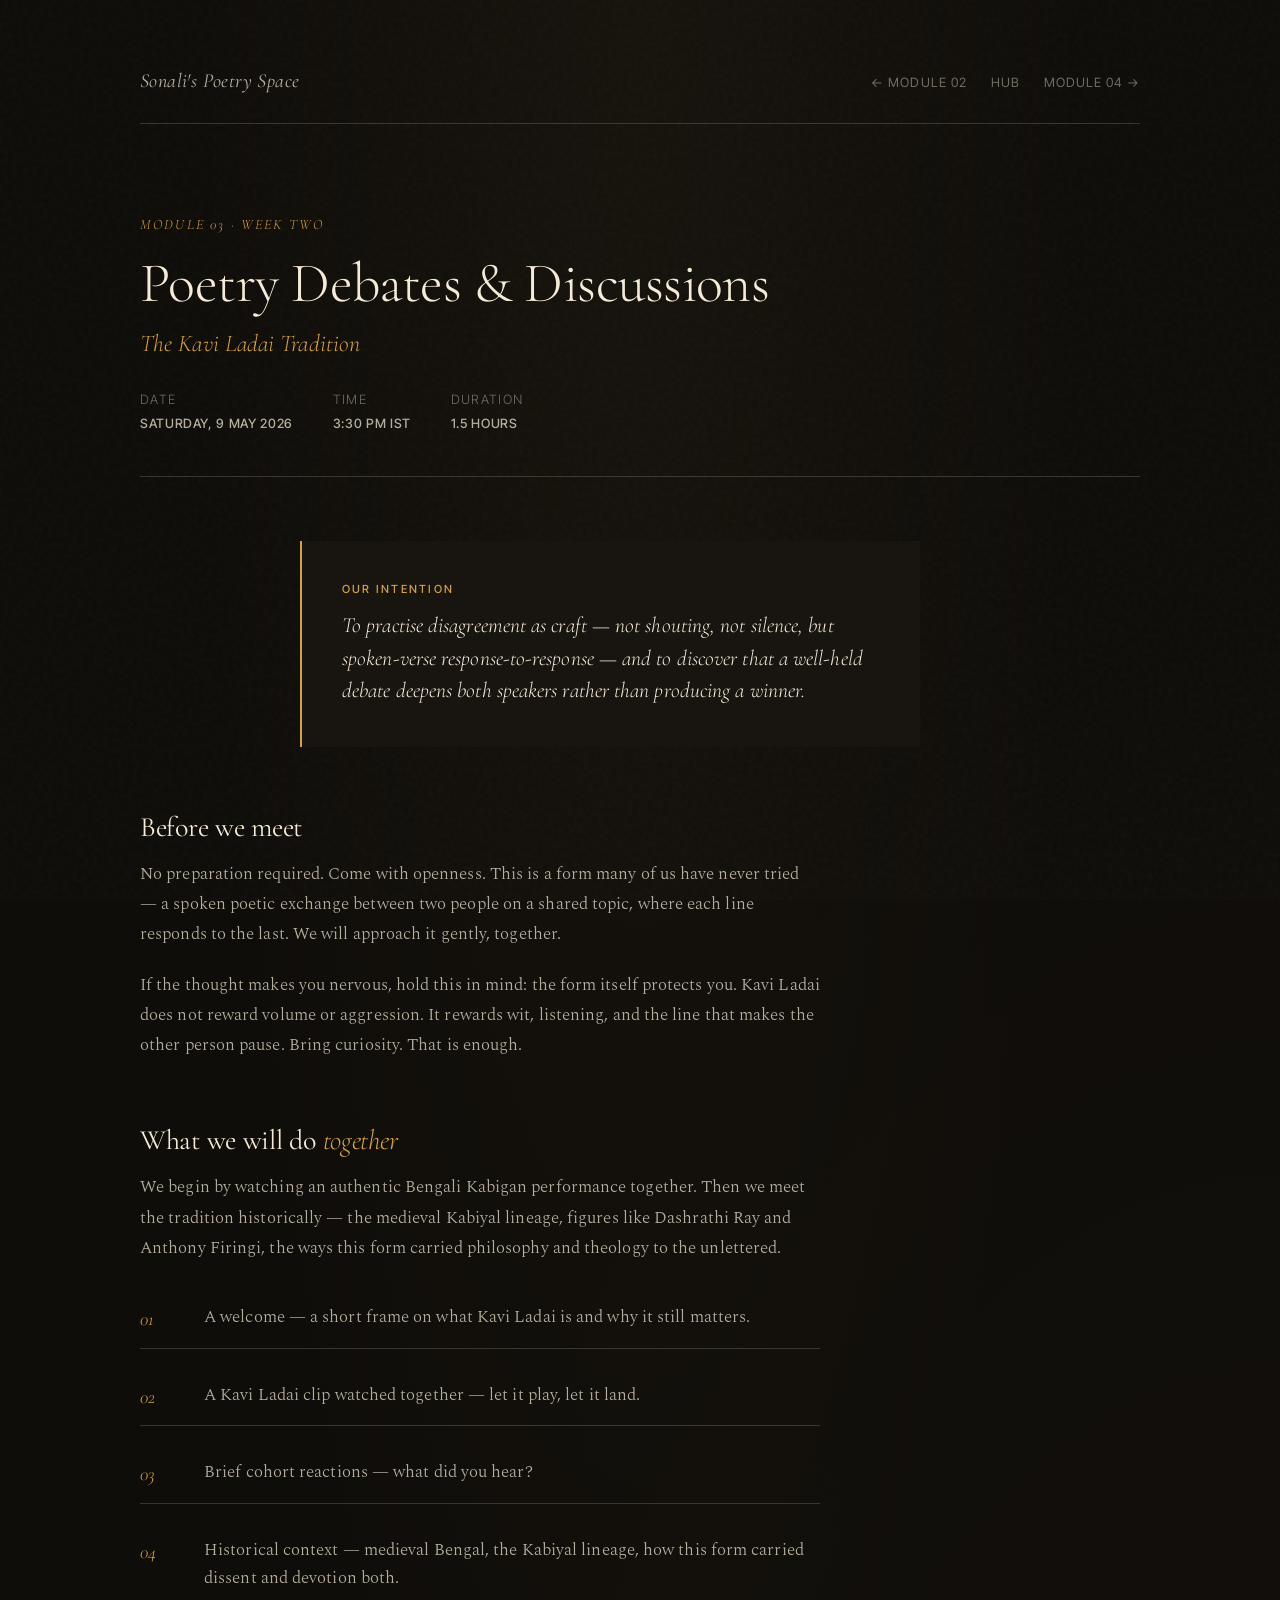
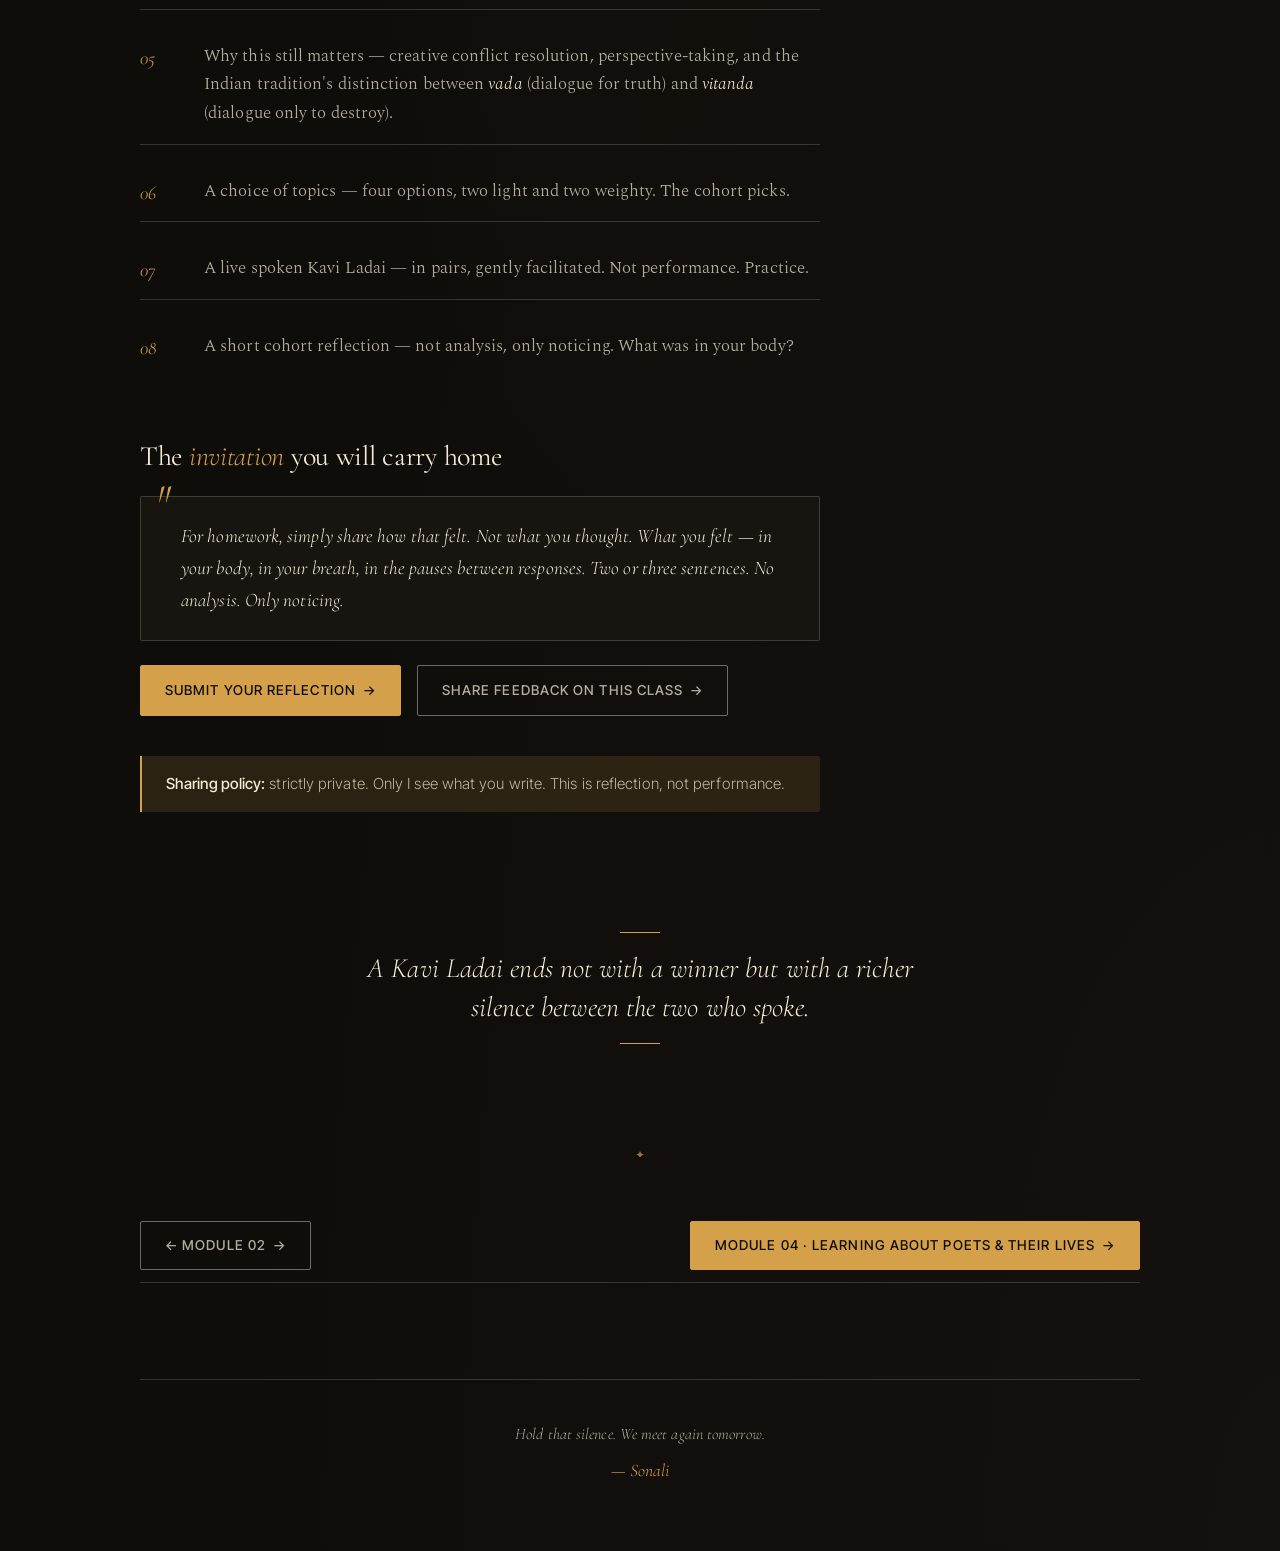
<file: module-03.html>
<!DOCTYPE html>
<html lang="en">
<head>
<meta charset="UTF-8">
<meta name="viewport" content="width=device-width, initial-scale=1.0">
<meta name="robots" content="noindex, nofollow">
<title>Module 03 · The Kavi Ladai Tradition · The Power of Poetry</title>
<link rel="stylesheet" href="styles.css">
<link rel="icon" href="data:image/svg+xml,%3Csvg xmlns='http://www.w3.org/2000/svg' viewBox='0 0 32 32'%3E%3Ctext x='16' y='22' text-anchor='middle' font-size='22' fill='%23d4a04a'%3E✦%3C/text%3E%3C/svg%3E">
</head>
<body>
<div class="page">
<div class="container">

<header class="masthead">
  <div class="masthead-title"><a href="index.html">Sonali's Poetry Space</a></div>
  <nav class="masthead-nav">
    <a href="module-02.html">← Module 02</a>
    <a href="index.html">Hub</a>
    <a href="module-04.html">Module 04 →</a>
  </nav>
</header>

<section class="module-hero reveal">
  <div class="module-hero-num">Module 03 · Week Two</div>
  <h1 class="module-hero-title">Poetry Debates &amp; Discussions</h1>
  <div class="module-hero-sub">The Kavi Ladai Tradition</div>
  <div class="module-meta">
    <div class="module-meta-item">Date<strong>Saturday, 9 May 2026</strong></div>
    <div class="module-meta-item">Time<strong>3:30 PM IST</strong></div>
    <div class="module-meta-item">Duration<strong>1.5 hours</strong></div>
  </div>
</section>

<div class="container-text">
  <div class="intention">
    <span class="intention-label">Our intention</span>
    To practise disagreement as craft — not shouting, not silence, but spoken-verse response-to-response — and to discover that a well-held debate deepens both speakers rather than producing a winner.
  </div>
</div>

<section class="module-section container-text">
  <h2 class="module-section-head">Before we meet</h2>
  <div class="module-section-body">
    <p>
      No preparation required. Come with openness. This is a form many of us have never tried — a spoken poetic exchange between two people on a shared topic, where each line responds to the last. We will approach it gently, together.
    </p>
    <p>
      If the thought makes you nervous, hold this in mind: the form itself protects you. Kavi Ladai does not reward volume or aggression. It rewards wit, listening, and the line that makes the other person pause. Bring curiosity. That is enough.
    </p>
  </div>
</section>

<section class="module-section container-text">
  <h2 class="module-section-head">What we will do <em>together</em></h2>
  <div class="module-section-body">
    <p>
      We begin by watching an authentic Bengali Kabigan performance together. Then we meet the tradition historically — the medieval Kabiyal lineage, figures like Dashrathi Ray and Anthony Firingi, the ways this form carried philosophy and theology to the unlettered.
    </p>
    <ol class="pointer-list">
      <li>A welcome — a short frame on what Kavi Ladai is and why it still matters.</li>
      <li>A Kavi Ladai clip watched together — let it play, let it land.</li>
      <li>Brief cohort reactions — what did you hear?</li>
      <li>Historical context — medieval Bengal, the Kabiyal lineage, how this form carried dissent and devotion both.</li>
      <li>Why this still matters — creative conflict resolution, perspective-taking, and the Indian tradition's distinction between <em>vada</em> (dialogue for truth) and <em>vitanda</em> (dialogue only to destroy).</li>
      <li>A choice of topics — four options, two light and two weighty. The cohort picks.</li>
      <li>A live spoken Kavi Ladai — in pairs, gently facilitated. Not performance. Practice.</li>
      <li>A short cohort reflection — not analysis, only noticing. What was in your body?</li>
    </ol>
  </div>
</section>

<section class="module-section container-text">
  <h2 class="module-section-head">The <em>invitation</em> you will carry home</h2>
  <div class="module-section-body">
    <div class="invitation">
      For homework, simply share how that felt. Not what you thought. What you felt — in your body, in your breath, in the pauses between responses. Two or three sentences. No analysis. Only noticing.
    </div>

    <div class="cta-row">
      <a class="btn btn-primary" href="https://forms.gle/mpzhUbdwP5BqiY5R9" target="_blank" rel="noopener" data-link="submit-hw3">Submit your reflection</a>
      <a class="btn btn-ghost" href="https://forms.gle/HEZ4hkPr31FS3Dd99" target="_blank" rel="noopener" data-link="feedback">Share feedback on this class</a>
    </div>

    <div class="note" style="margin-top: var(--space-xl);">
      <strong>Sharing policy:</strong> strictly private. Only I see what you write. This is reflection, not performance.
    </div>
  </div>
</section>

<div class="pullquote">A Kavi Ladai ends not with a winner but with a richer silence between the two who spoke.</div>

<hr class="rule-center">

<nav class="section-head-inline" style="margin-top: var(--space-xxl);">
  <a class="btn btn-ghost" href="module-02.html">← Module 02</a>
  <a class="btn btn-primary" href="module-04.html">Module 04 · Learning About Poets &amp; Their Lives</a>
</nav>

<footer class="page-foot">
  <p>Hold that silence. We meet again tomorrow.</p>
  <span class="signature">— Sonali</span>
</footer>

</div>
</div>
<script>
document.querySelectorAll('a[data-link]').forEach(a => {
  a.addEventListener('click', (e) => {
    if (a.getAttribute('href') === '#' || !a.getAttribute('href')) {
      e.preventDefault();
      alert(`This link will be activated before the workshop begins:\n\n"${a.textContent.trim()}"\n\nYou will receive it by email.`);
    }
  });
});
</script>
</body>
</html>
</file>
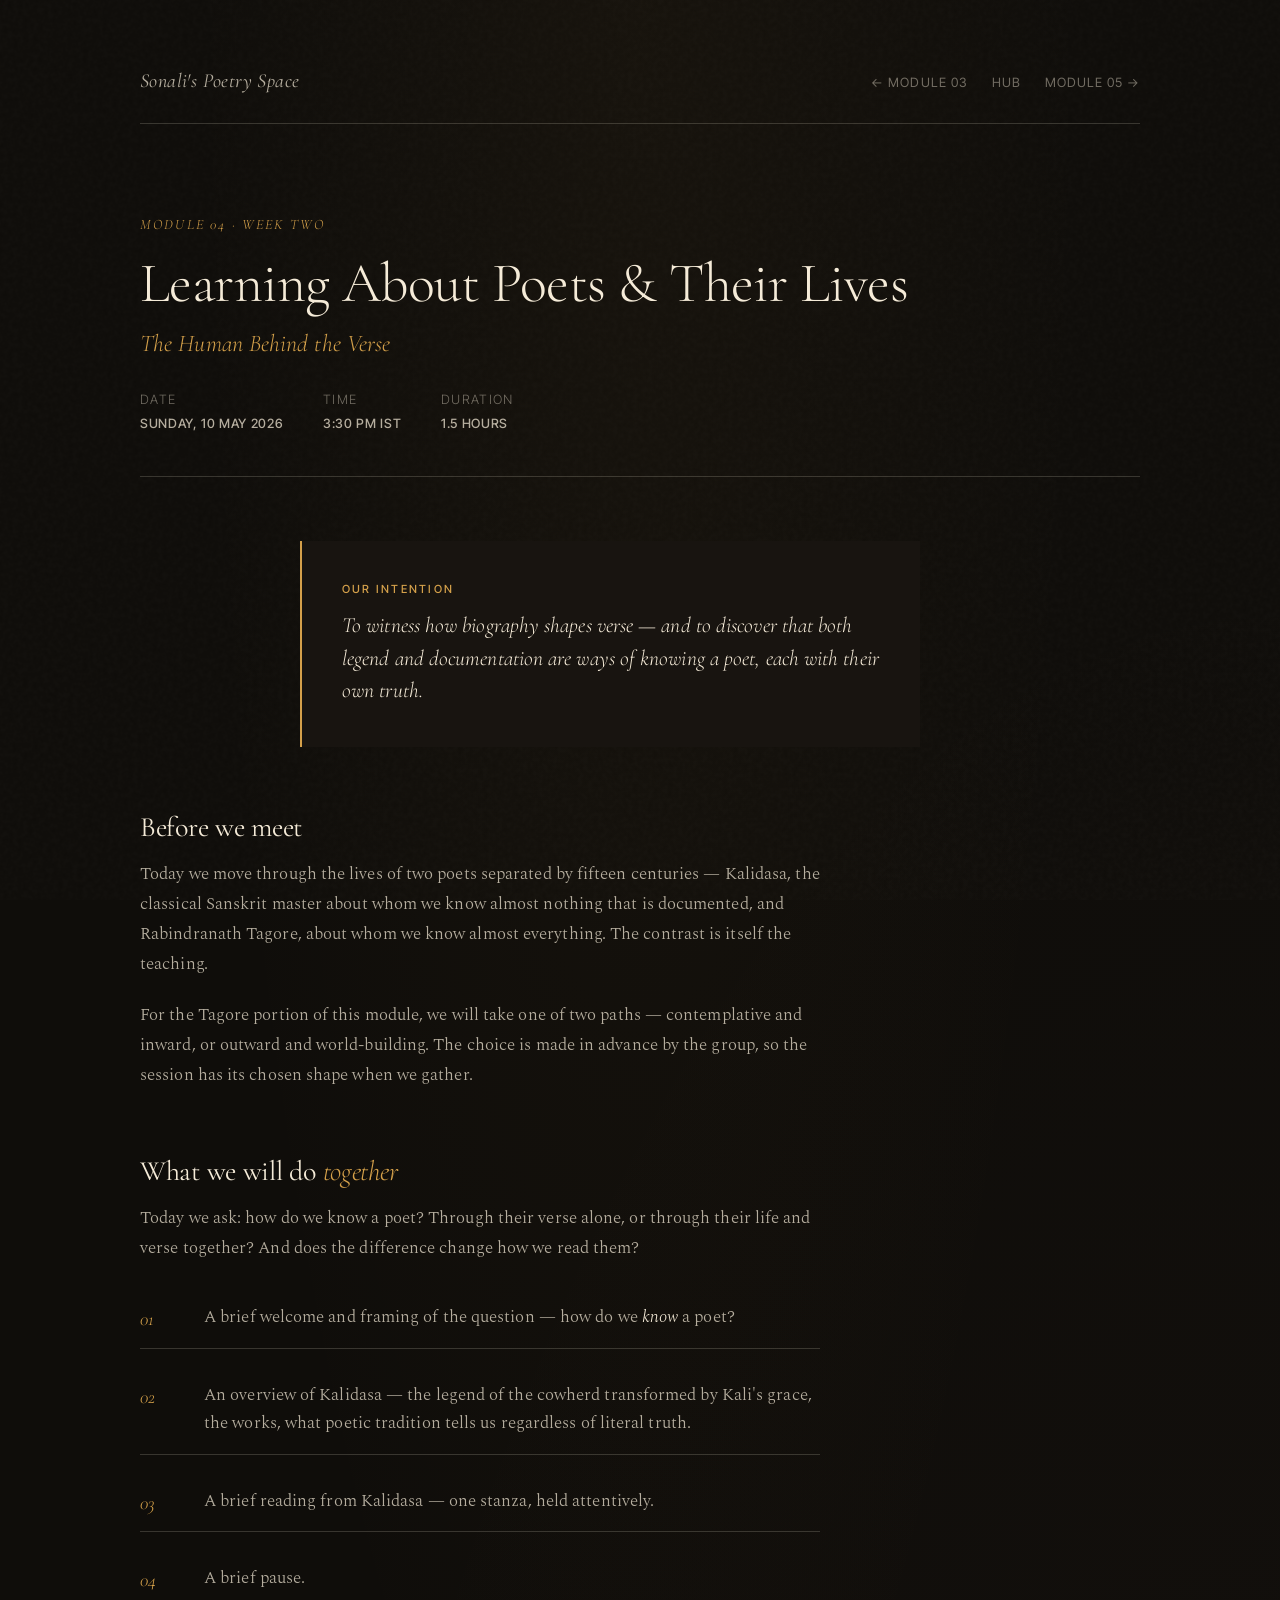
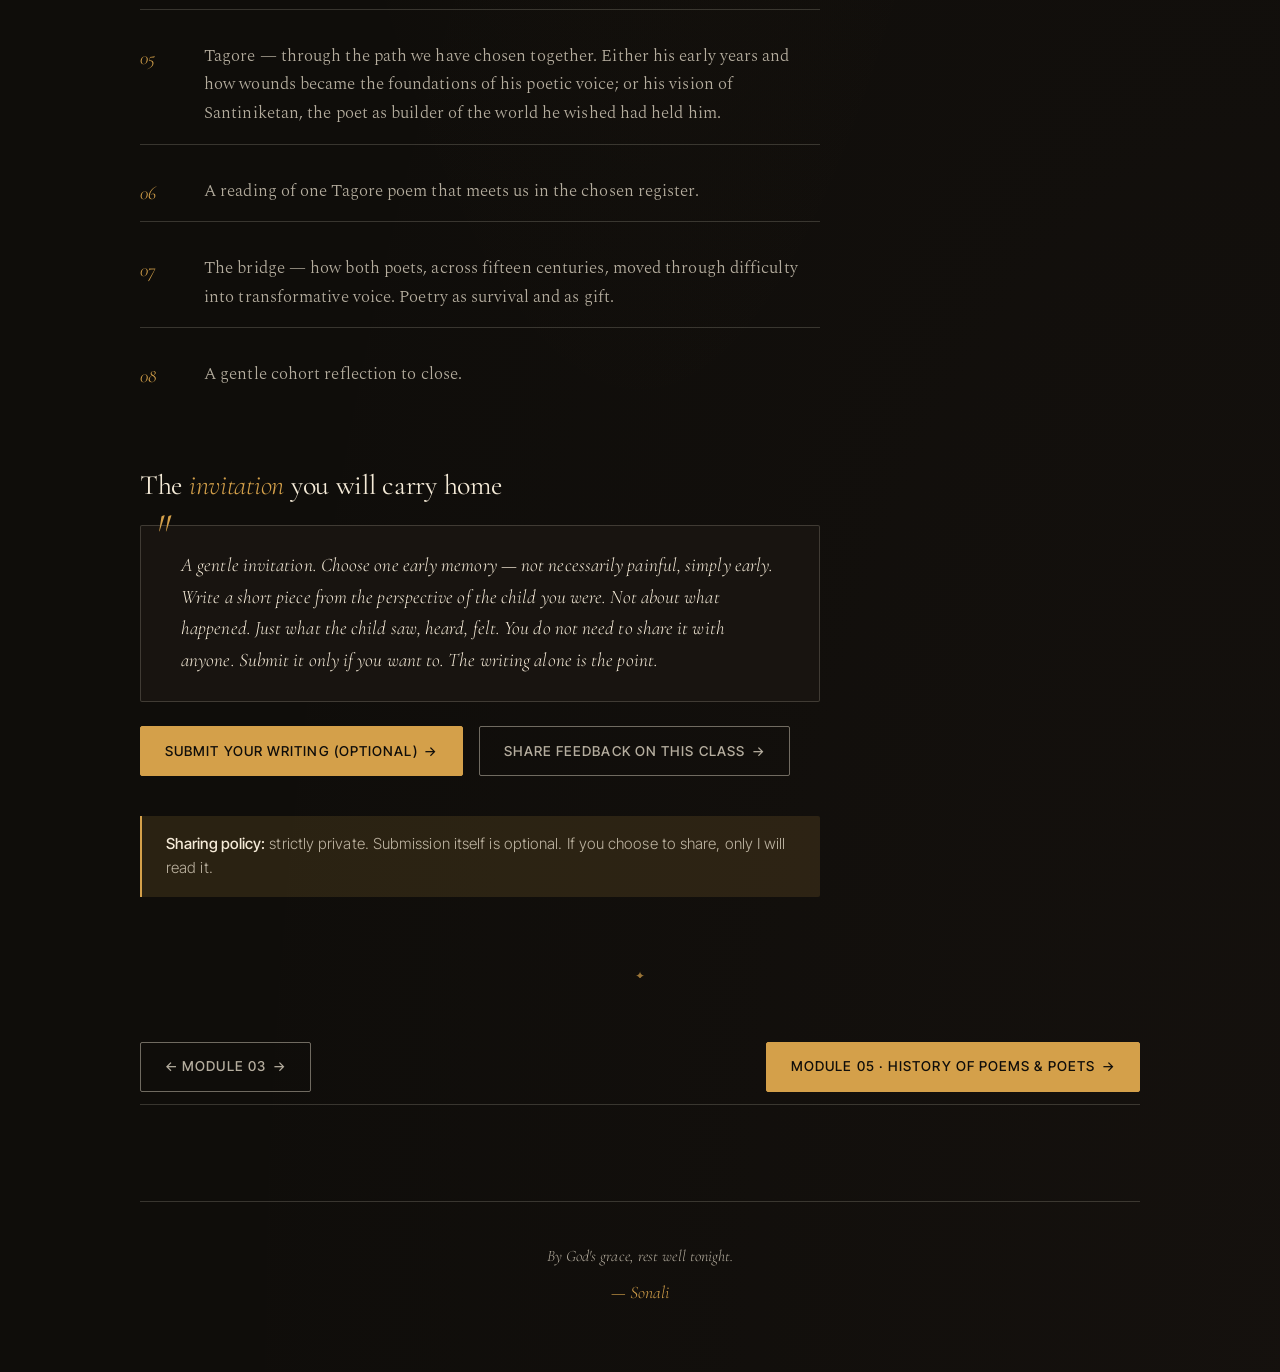
<file: module-04.html>
<!DOCTYPE html>
<html lang="en">
<head>
<meta charset="UTF-8">
<meta name="viewport" content="width=device-width, initial-scale=1.0">
<meta name="robots" content="noindex, nofollow">
<title>Module 04 · The Human Behind the Verse · The Power of Poetry</title>
<link rel="stylesheet" href="styles.css">
<link rel="icon" href="data:image/svg+xml,%3Csvg xmlns='http://www.w3.org/2000/svg' viewBox='0 0 32 32'%3E%3Ctext x='16' y='22' text-anchor='middle' font-size='22' fill='%23d4a04a'%3E✦%3C/text%3E%3C/svg%3E">
</head>
<body>
<div class="page">
<div class="container">

<header class="masthead">
  <div class="masthead-title"><a href="index.html">Sonali's Poetry Space</a></div>
  <nav class="masthead-nav">
    <a href="module-03.html">← Module 03</a>
    <a href="index.html">Hub</a>
    <a href="module-05.html">Module 05 →</a>
  </nav>
</header>

<section class="module-hero reveal">
  <div class="module-hero-num">Module 04 · Week Two</div>
  <h1 class="module-hero-title">Learning About Poets &amp; Their Lives</h1>
  <div class="module-hero-sub">The Human Behind the Verse</div>
  <div class="module-meta">
    <div class="module-meta-item">Date<strong>Sunday, 10 May 2026</strong></div>
    <div class="module-meta-item">Time<strong>3:30 PM IST</strong></div>
    <div class="module-meta-item">Duration<strong>1.5 hours</strong></div>
  </div>
</section>

<div class="container-text">
  <div class="intention">
    <span class="intention-label">Our intention</span>
    To witness how biography shapes verse — and to discover that both legend and documentation are ways of knowing a poet, each with their own truth.
  </div>
</div>

<section class="module-section container-text">
  <h2 class="module-section-head">Before we meet</h2>
  <div class="module-section-body">
    <p>
      Today we move through the lives of two poets separated by fifteen centuries — Kalidasa, the classical Sanskrit master about whom we know almost nothing that is documented, and Rabindranath Tagore, about whom we know almost everything. The contrast is itself the teaching.
    </p>
    <p>
      For the Tagore portion of this module, we will take one of two paths — contemplative and inward, or outward and world-building. The choice is made in advance by the group, so the session has its chosen shape when we gather.
    </p>
  </div>
</section>

<section class="module-section container-text">
  <h2 class="module-section-head">What we will do <em>together</em></h2>
  <div class="module-section-body">
    <p>
      Today we ask: how do we know a poet? Through their verse alone, or through their life and verse together? And does the difference change how we read them?
    </p>
    <ol class="pointer-list">
      <li>A brief welcome and framing of the question — how do we <em>know</em> a poet?</li>
      <li>An overview of Kalidasa — the legend of the cowherd transformed by Kali's grace, the works, what poetic tradition tells us regardless of literal truth.</li>
      <li>A brief reading from Kalidasa — one stanza, held attentively.</li>
      <li>A brief pause.</li>
      <li>Tagore — through the path we have chosen together. Either his early years and how wounds became the foundations of his poetic voice; or his vision of Santiniketan, the poet as builder of the world he wished had held him.</li>
      <li>A reading of one Tagore poem that meets us in the chosen register.</li>
      <li>The bridge — how both poets, across fifteen centuries, moved through difficulty into transformative voice. Poetry as survival and as gift.</li>
      <li>A gentle cohort reflection to close.</li>
    </ol>
  </div>
</section>

<section class="module-section container-text">
  <h2 class="module-section-head">The <em>invitation</em> you will carry home</h2>
  <div class="module-section-body">
    <div class="invitation">
      A gentle invitation. Choose one early memory — not necessarily painful, simply early. Write a short piece from the perspective of the child you were. Not about what happened. Just what the child saw, heard, felt. You do not need to share it with anyone. Submit it only if you want to. The writing alone is the point.
    </div>

    <div class="cta-row">
      <a class="btn btn-primary" href="https://forms.gle/mpzhUbdwP5BqiY5R9" target="_blank" rel="noopener" data-link="submit-hw4">Submit your writing (optional)</a>
      <a class="btn btn-ghost" href="https://forms.gle/HEZ4hkPr31FS3Dd99" target="_blank" rel="noopener" data-link="feedback">Share feedback on this class</a>
    </div>

    <div class="note" style="margin-top: var(--space-xl);">
      <strong>Sharing policy:</strong> strictly private. Submission itself is optional. If you choose to share, only I will read it.
    </div>
  </div>
</section>

<hr class="rule-center">

<nav class="section-head-inline" style="margin-top: var(--space-xxl);">
  <a class="btn btn-ghost" href="module-03.html">← Module 03</a>
  <a class="btn btn-primary" href="module-05.html">Module 05 · History of Poems &amp; Poets</a>
</nav>

<footer class="page-foot">
  <p>By God's grace, rest well tonight.</p>
  <span class="signature">— Sonali</span>
</footer>

</div>
</div>
<script>
document.querySelectorAll('a[data-link]').forEach(a => {
  a.addEventListener('click', (e) => {
    if (a.getAttribute('href') === '#' || !a.getAttribute('href')) {
      e.preventDefault();
      alert(`This link will be activated before the workshop begins:\n\n"${a.textContent.trim()}"\n\nYou will receive it by email.`);
    }
  });
});
</script>
</body>
</html>
</file>
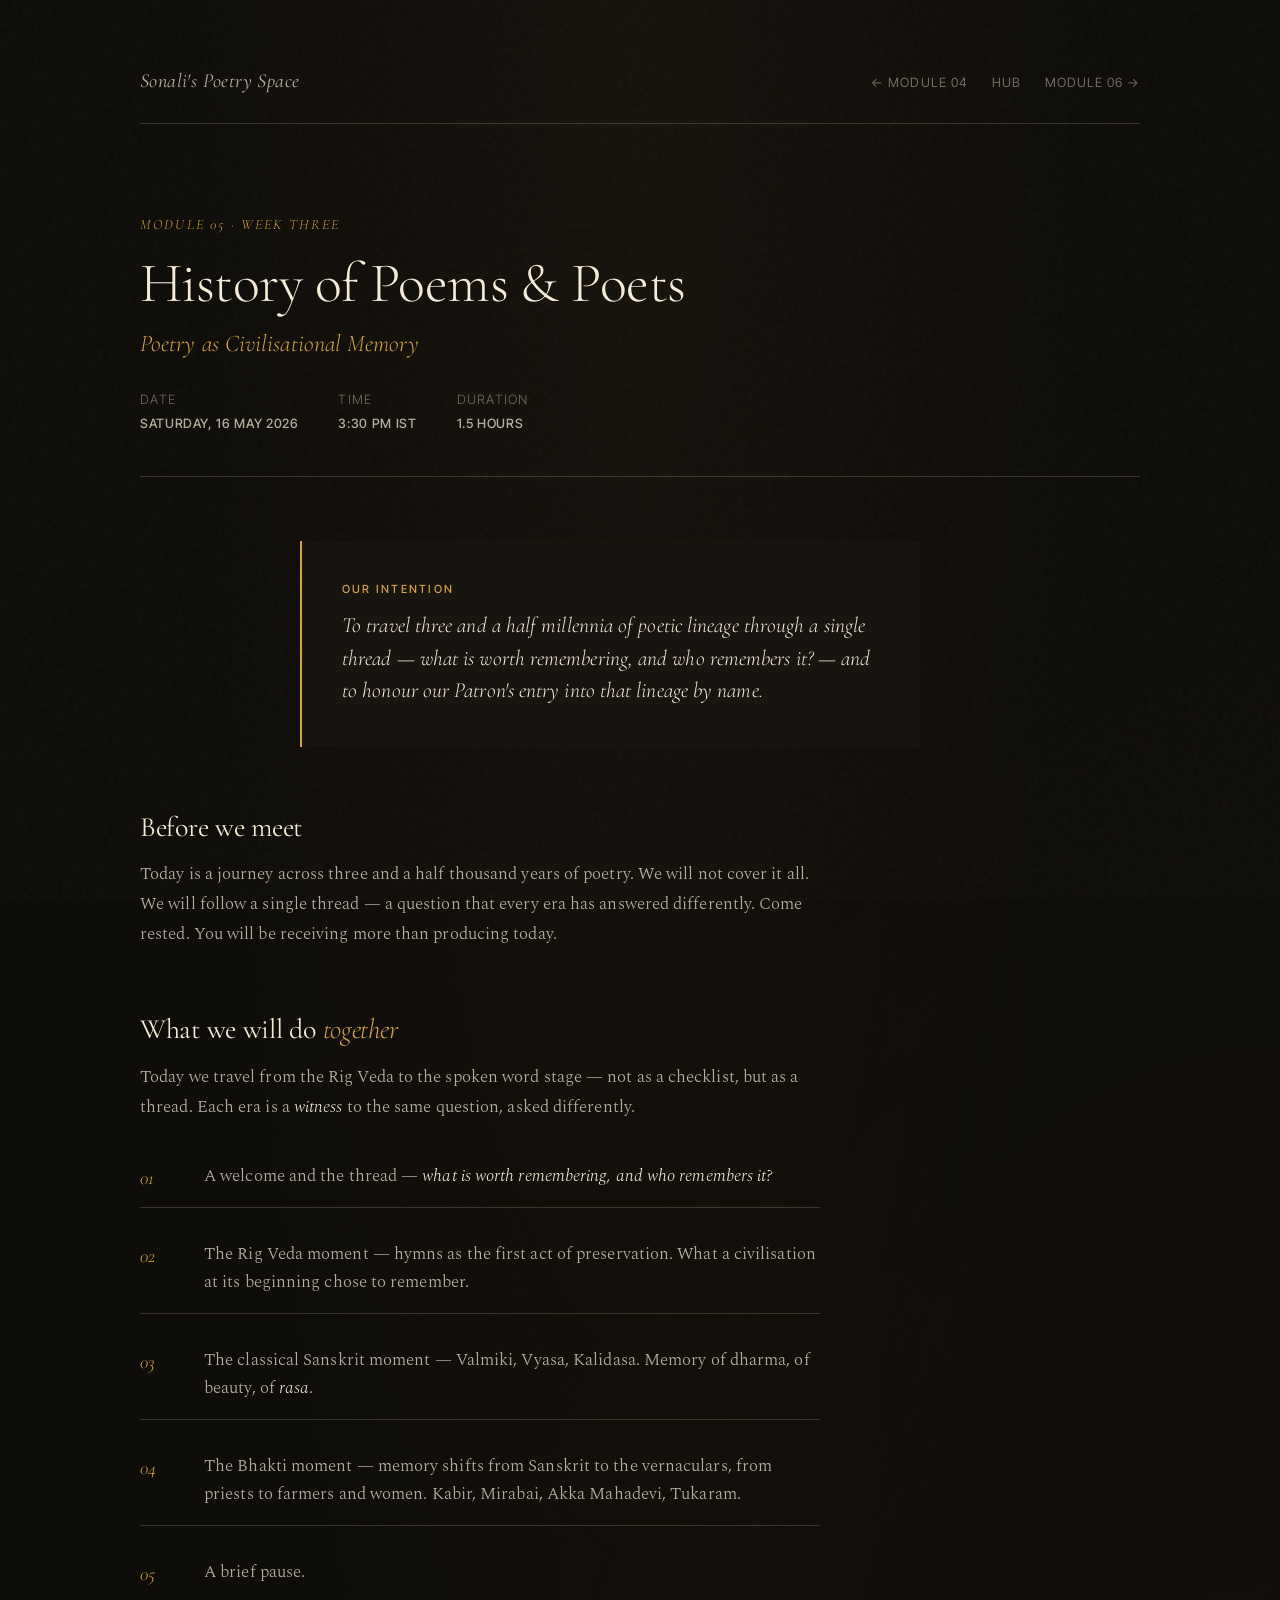
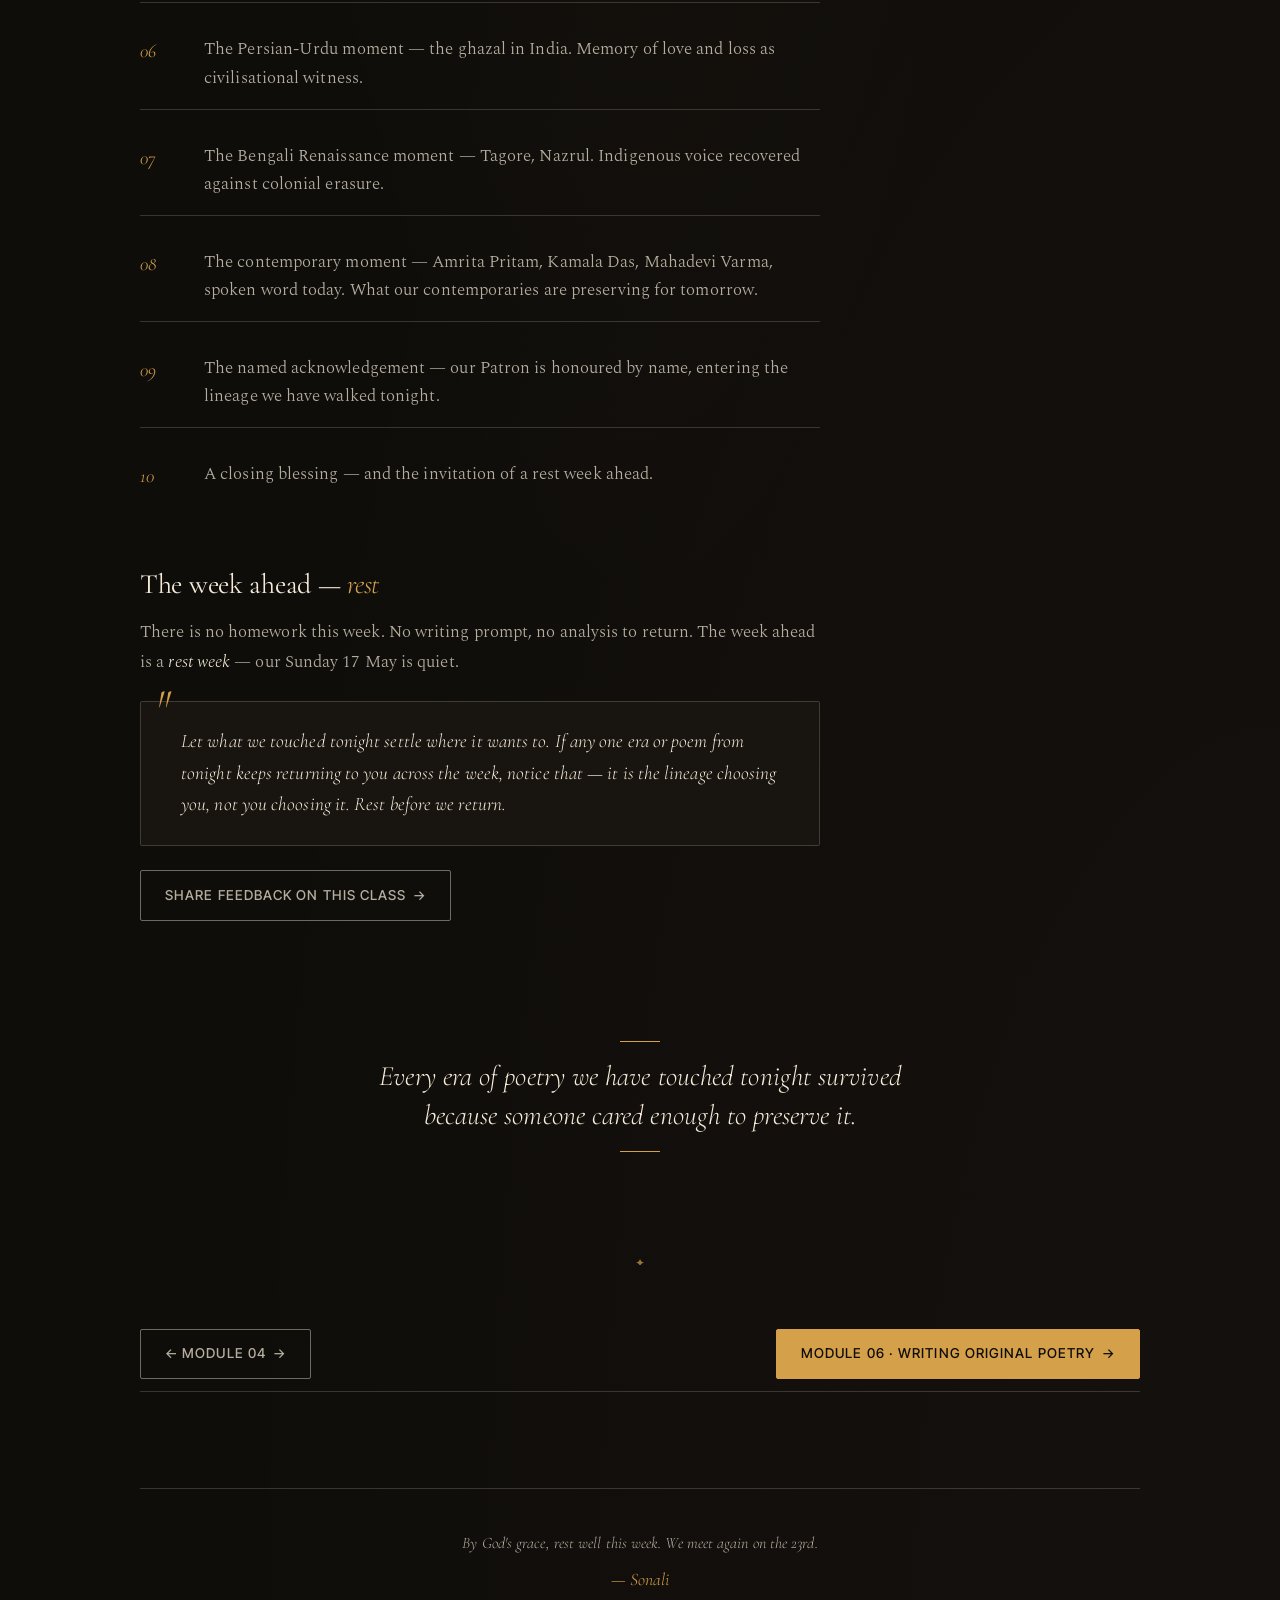
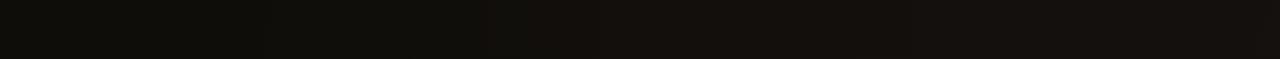
<file: module-05.html>
<!DOCTYPE html>
<html lang="en">
<head>
<meta charset="UTF-8">
<meta name="viewport" content="width=device-width, initial-scale=1.0">
<meta name="robots" content="noindex, nofollow">
<title>Module 05 · Poetry as Civilisational Memory · The Power of Poetry</title>
<link rel="stylesheet" href="styles.css">
<link rel="icon" href="data:image/svg+xml,%3Csvg xmlns='http://www.w3.org/2000/svg' viewBox='0 0 32 32'%3E%3Ctext x='16' y='22' text-anchor='middle' font-size='22' fill='%23d4a04a'%3E✦%3C/text%3E%3C/svg%3E">
</head>
<body>
<div class="page">
<div class="container">

<header class="masthead">
  <div class="masthead-title"><a href="index.html">Sonali's Poetry Space</a></div>
  <nav class="masthead-nav">
    <a href="module-04.html">← Module 04</a>
    <a href="index.html">Hub</a>
    <a href="module-06.html">Module 06 →</a>
  </nav>
</header>

<section class="module-hero reveal">
  <div class="module-hero-num">Module 05 · Week Three</div>
  <h1 class="module-hero-title">History of Poems &amp; Poets</h1>
  <div class="module-hero-sub">Poetry as Civilisational Memory</div>
  <div class="module-meta">
    <div class="module-meta-item">Date<strong>Saturday, 16 May 2026</strong></div>
    <div class="module-meta-item">Time<strong>3:30 PM IST</strong></div>
    <div class="module-meta-item">Duration<strong>1.5 hours</strong></div>
  </div>
</section>

<div class="container-text">
  <div class="intention">
    <span class="intention-label">Our intention</span>
    To travel three and a half millennia of poetic lineage through a single thread — <em>what is worth remembering, and who remembers it?</em> — and to honour our Patron's entry into that lineage by name.
  </div>
</div>

<section class="module-section container-text">
  <h2 class="module-section-head">Before we meet</h2>
  <div class="module-section-body">
    <p>
      Today is a journey across three and a half thousand years of poetry. We will not cover it all. We will follow a single thread — a question that every era has answered differently. Come rested. You will be receiving more than producing today.
    </p>
  </div>
</section>

<section class="module-section container-text">
  <h2 class="module-section-head">What we will do <em>together</em></h2>
  <div class="module-section-body">
    <p>
      Today we travel from the Rig Veda to the spoken word stage — not as a checklist, but as a thread. Each era is a <em>witness</em> to the same question, asked differently.
    </p>
    <ol class="pointer-list">
      <li>A welcome and the thread — <em>what is worth remembering, and who remembers it?</em></li>
      <li>The Rig Veda moment — hymns as the first act of preservation. What a civilisation at its beginning chose to remember.</li>
      <li>The classical Sanskrit moment — Valmiki, Vyasa, Kalidasa. Memory of dharma, of beauty, of <em>rasa</em>.</li>
      <li>The Bhakti moment — memory shifts from Sanskrit to the vernaculars, from priests to farmers and women. Kabir, Mirabai, Akka Mahadevi, Tukaram.</li>
      <li>A brief pause.</li>
      <li>The Persian-Urdu moment — the ghazal in India. Memory of love and loss as civilisational witness.</li>
      <li>The Bengali Renaissance moment — Tagore, Nazrul. Indigenous voice recovered against colonial erasure.</li>
      <li>The contemporary moment — Amrita Pritam, Kamala Das, Mahadevi Varma, spoken word today. What our contemporaries are preserving for tomorrow.</li>
      <li>The named acknowledgement — our Patron is honoured by name, entering the lineage we have walked tonight.</li>
      <li>A closing blessing — and the invitation of a rest week ahead.</li>
    </ol>
  </div>
</section>

<section class="module-section container-text">
  <h2 class="module-section-head">The week ahead — <em>rest</em></h2>
  <div class="module-section-body">
    <p>
      There is no homework this week. No writing prompt, no analysis to return. The week ahead is a <em>rest week</em> — our Sunday 17 May is quiet.
    </p>

    <div class="invitation">
      Let what we touched tonight settle where it wants to. If any one era or poem from tonight keeps returning to you across the week, notice that — it is the lineage choosing you, not you choosing it. Rest before we return.
    </div>

    <div class="cta-row">
      <a class="btn btn-ghost" href="https://forms.gle/HEZ4hkPr31FS3Dd99" target="_blank" rel="noopener" data-link="feedback">Share feedback on this class</a>
    </div>
  </div>
</section>

<div class="pullquote">Every era of poetry we have touched tonight survived because someone cared enough to preserve it.</div>

<hr class="rule-center">

<nav class="section-head-inline" style="margin-top: var(--space-xxl);">
  <a class="btn btn-ghost" href="module-04.html">← Module 04</a>
  <a class="btn btn-primary" href="module-06.html">Module 06 · Writing Original Poetry</a>
</nav>

<footer class="page-foot">
  <p>By God's grace, rest well this week. We meet again on the 23rd.</p>
  <span class="signature">— Sonali</span>
</footer>

</div>
</div>
<script>
document.querySelectorAll('a[data-link]').forEach(a => {
  a.addEventListener('click', (e) => {
    if (a.getAttribute('href') === '#' || !a.getAttribute('href')) {
      e.preventDefault();
      alert(`This link will be activated before the workshop begins:\n\n"${a.textContent.trim()}"\n\nYou will receive it by email.`);
    }
  });
});
</script>
</body>
</html>
</file>
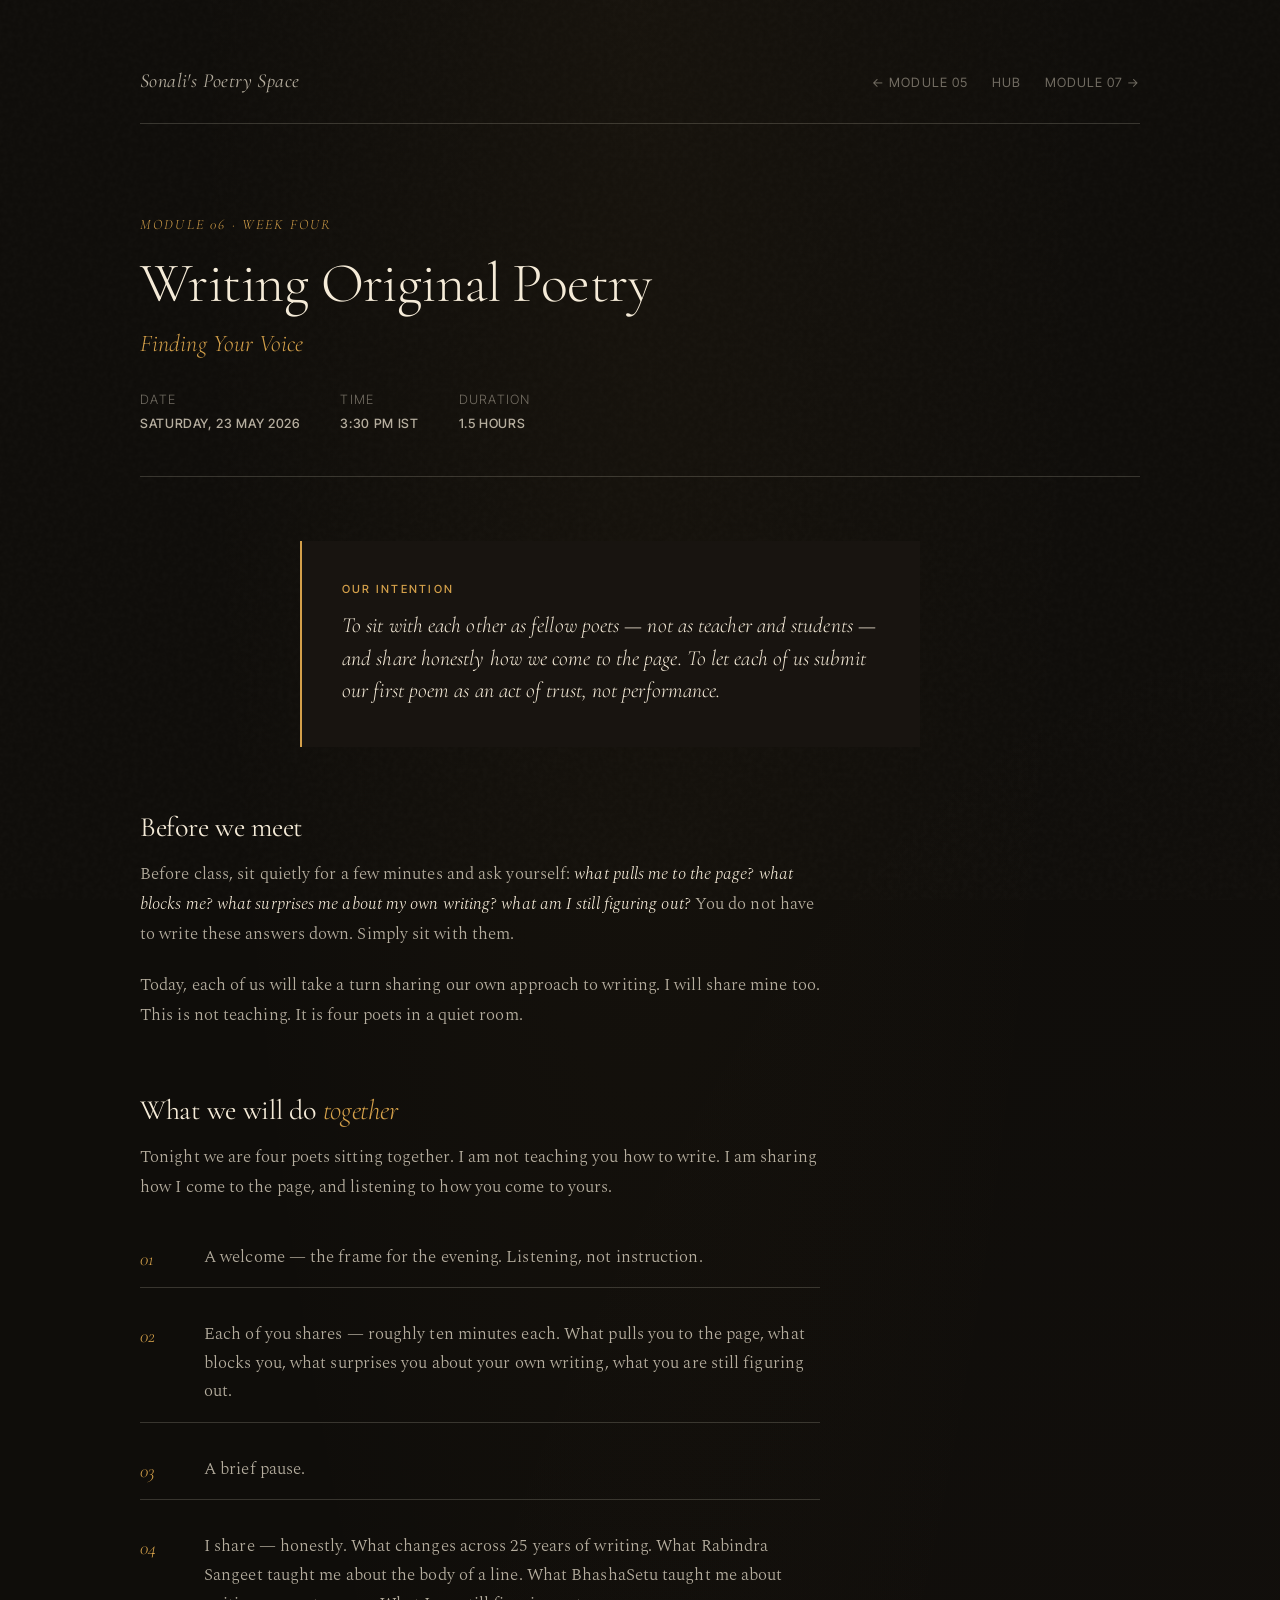
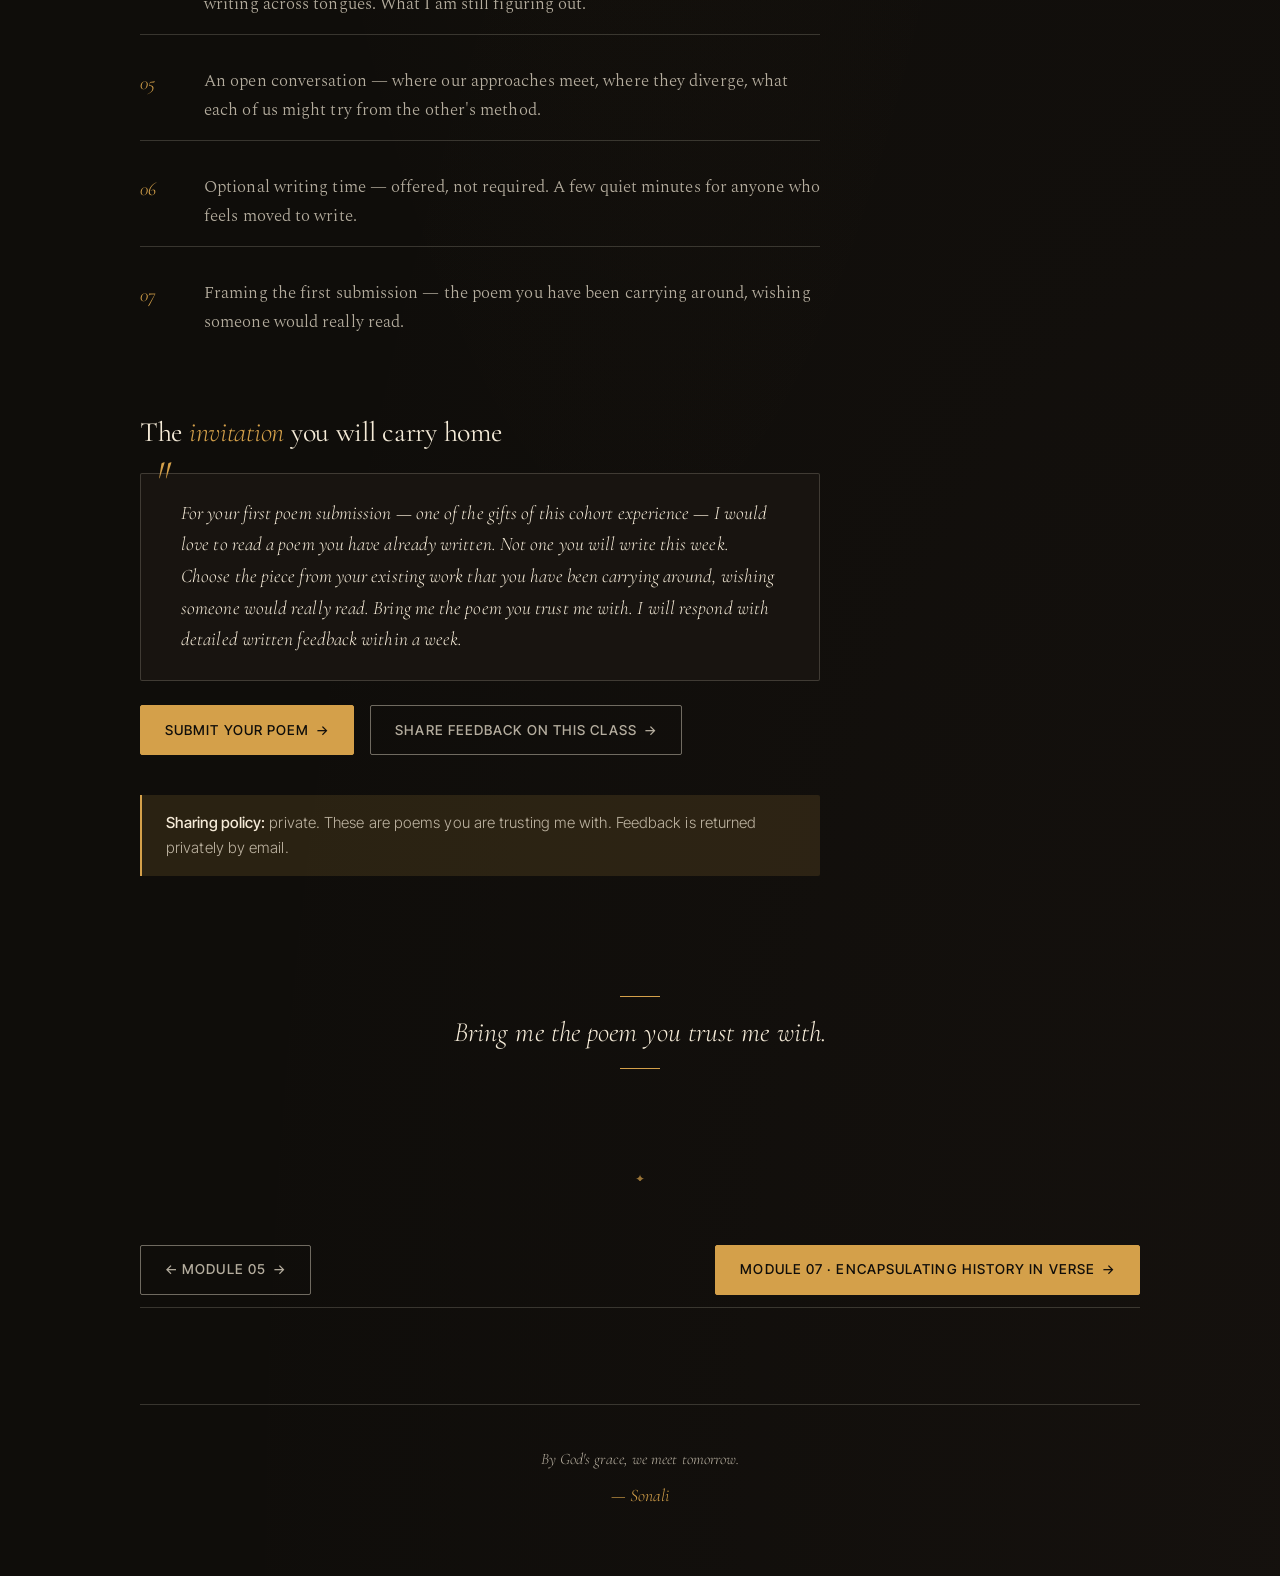
<file: module-06.html>
<!DOCTYPE html>
<html lang="en">
<head>
<meta charset="UTF-8">
<meta name="viewport" content="width=device-width, initial-scale=1.0">
<meta name="robots" content="noindex, nofollow">
<title>Module 06 · Finding Your Voice · The Power of Poetry</title>
<link rel="stylesheet" href="styles.css">
<link rel="icon" href="data:image/svg+xml,%3Csvg xmlns='http://www.w3.org/2000/svg' viewBox='0 0 32 32'%3E%3Ctext x='16' y='22' text-anchor='middle' font-size='22' fill='%23d4a04a'%3E✦%3C/text%3E%3C/svg%3E">
</head>
<body>
<div class="page">
<div class="container">

<header class="masthead">
  <div class="masthead-title"><a href="index.html">Sonali's Poetry Space</a></div>
  <nav class="masthead-nav">
    <a href="module-05.html">← Module 05</a>
    <a href="index.html">Hub</a>
    <a href="module-07.html">Module 07 →</a>
  </nav>
</header>

<section class="module-hero reveal">
  <div class="module-hero-num">Module 06 · Week Four</div>
  <h1 class="module-hero-title">Writing Original Poetry</h1>
  <div class="module-hero-sub">Finding Your Voice</div>
  <div class="module-meta">
    <div class="module-meta-item">Date<strong>Saturday, 23 May 2026</strong></div>
    <div class="module-meta-item">Time<strong>3:30 PM IST</strong></div>
    <div class="module-meta-item">Duration<strong>1.5 hours</strong></div>
  </div>
</section>

<div class="container-text">
  <div class="intention">
    <span class="intention-label">Our intention</span>
    To sit with each other as fellow poets — not as teacher and students — and share honestly how we come to the page. To let each of us submit our first poem as an act of trust, not performance.
  </div>
</div>

<section class="module-section container-text">
  <h2 class="module-section-head">Before we meet</h2>
  <div class="module-section-body">
    <p>
      Before class, sit quietly for a few minutes and ask yourself: <em>what pulls me to the page? what blocks me? what surprises me about my own writing? what am I still figuring out?</em> You do not have to write these answers down. Simply sit with them.
    </p>
    <p>
      Today, each of us will take a turn sharing our own approach to writing. I will share mine too. This is not teaching. It is four poets in a quiet room.
    </p>
  </div>
</section>

<section class="module-section container-text">
  <h2 class="module-section-head">What we will do <em>together</em></h2>
  <div class="module-section-body">
    <p>
      Tonight we are four poets sitting together. I am not teaching you how to write. I am sharing how I come to the page, and listening to how you come to yours.
    </p>
    <ol class="pointer-list">
      <li>A welcome — the frame for the evening. Listening, not instruction.</li>
      <li>Each of you shares — roughly ten minutes each. What pulls you to the page, what blocks you, what surprises you about your own writing, what you are still figuring out.</li>
      <li>A brief pause.</li>
      <li>I share — honestly. What changes across 25 years of writing. What Rabindra Sangeet taught me about the body of a line. What BhashaSetu taught me about writing across tongues. What I am still figuring out.</li>
      <li>An open conversation — where our approaches meet, where they diverge, what each of us might try from the other's method.</li>
      <li>Optional writing time — offered, not required. A few quiet minutes for anyone who feels moved to write.</li>
      <li>Framing the first submission — the poem you have been carrying around, wishing someone would really read.</li>
    </ol>
  </div>
</section>

<section class="module-section container-text">
  <h2 class="module-section-head">The <em>invitation</em> you will carry home</h2>
  <div class="module-section-body">
    <div class="invitation">
      For your first poem submission — one of the gifts of this cohort experience — I would love to read a poem you have already written. Not one you will write this week. Choose the piece from your existing work that you have been carrying around, wishing someone would really read. Bring me the poem you trust me with. I will respond with detailed written feedback within a week.
    </div>

    <div class="cta-row">
      <a class="btn btn-primary" href="https://forms.gle/mpzhUbdwP5BqiY5R9" target="_blank" rel="noopener" data-link="submit-hw6">Submit your poem</a>
      <a class="btn btn-ghost" href="https://forms.gle/HEZ4hkPr31FS3Dd99" target="_blank" rel="noopener" data-link="feedback">Share feedback on this class</a>
    </div>

    <div class="note" style="margin-top: var(--space-xl);">
      <strong>Sharing policy:</strong> private. These are poems you are trusting me with. Feedback is returned privately by email.
    </div>
  </div>
</section>

<div class="pullquote">Bring me the poem you trust me with.</div>

<hr class="rule-center">

<nav class="section-head-inline" style="margin-top: var(--space-xxl);">
  <a class="btn btn-ghost" href="module-05.html">← Module 05</a>
  <a class="btn btn-primary" href="module-07.html">Module 07 · Encapsulating History in Verse</a>
</nav>

<footer class="page-foot">
  <p>By God's grace, we meet tomorrow.</p>
  <span class="signature">— Sonali</span>
</footer>

</div>
</div>
<script>
document.querySelectorAll('a[data-link]').forEach(a => {
  a.addEventListener('click', (e) => {
    if (a.getAttribute('href') === '#' || !a.getAttribute('href')) {
      e.preventDefault();
      alert(`This link will be activated before the workshop begins:\n\n"${a.textContent.trim()}"\n\nYou will receive it by email.`);
    }
  });
});
</script>
</body>
</html>
</file>
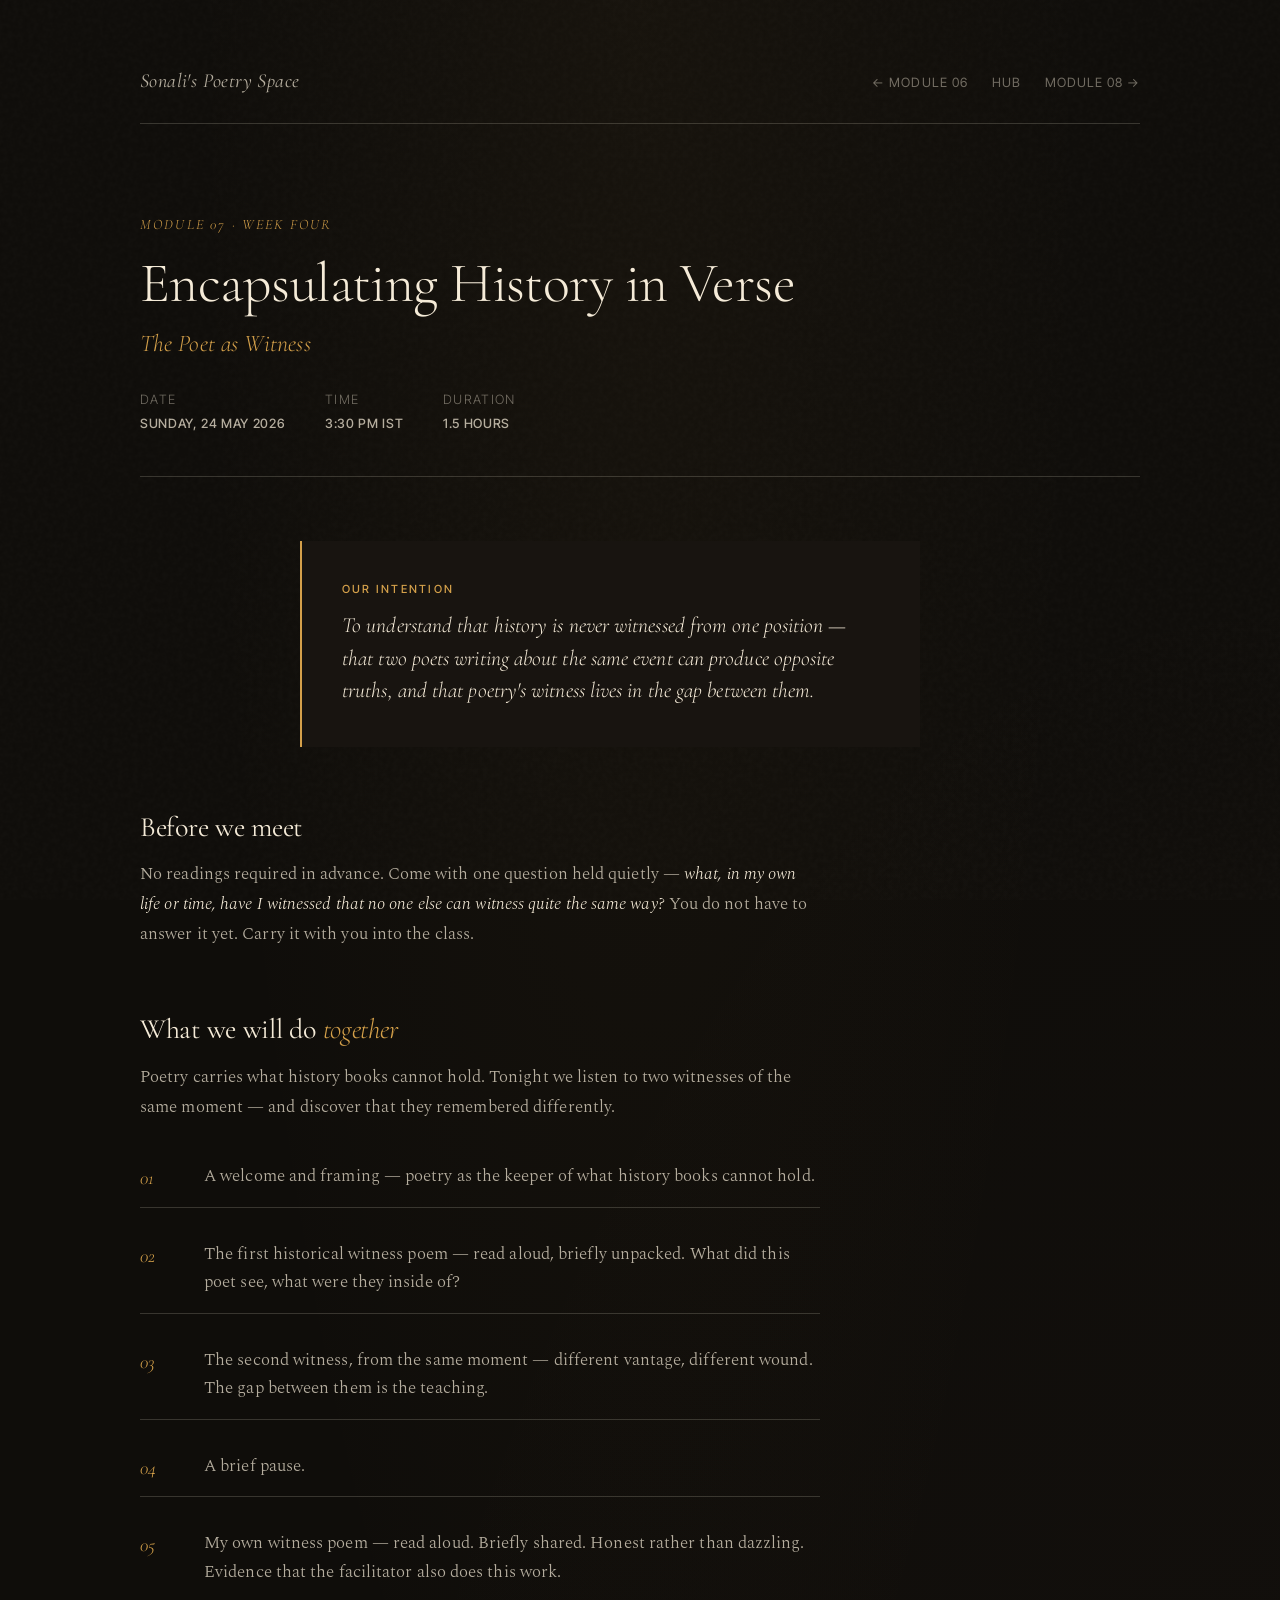
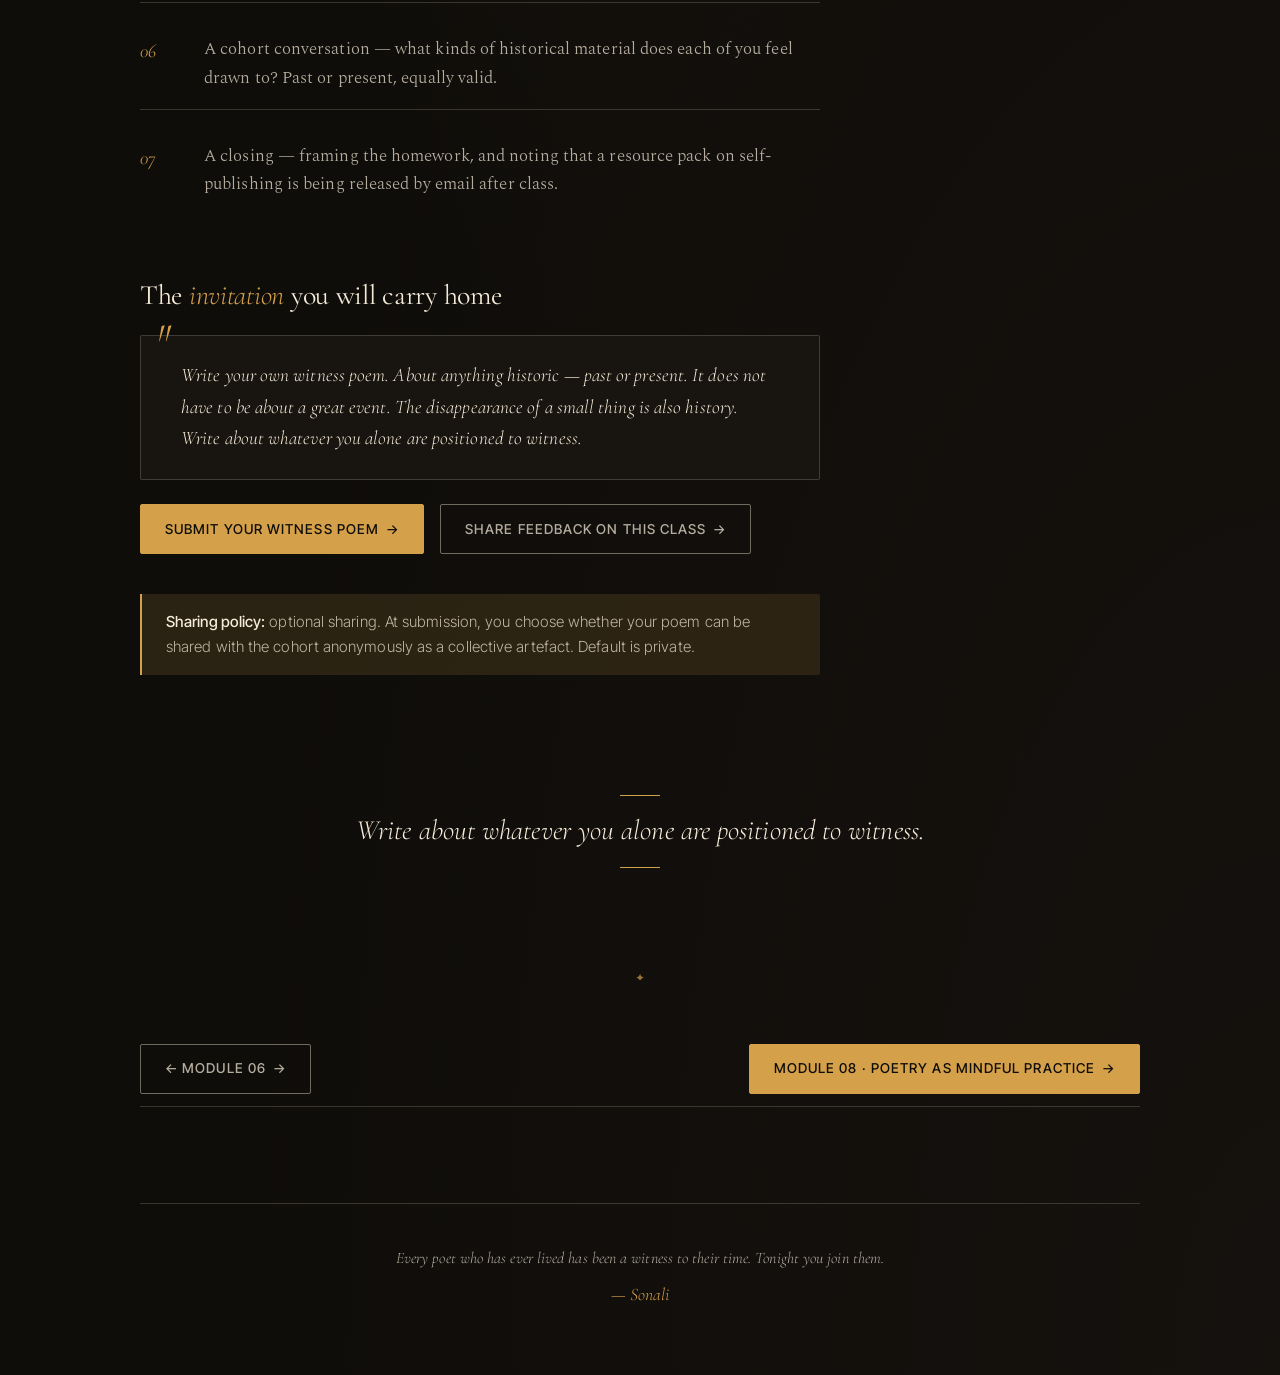
<file: module-07.html>
<!DOCTYPE html>
<html lang="en">
<head>
<meta charset="UTF-8">
<meta name="viewport" content="width=device-width, initial-scale=1.0">
<meta name="robots" content="noindex, nofollow">
<title>Module 07 · The Poet as Witness · The Power of Poetry</title>
<link rel="stylesheet" href="styles.css">
<link rel="icon" href="data:image/svg+xml,%3Csvg xmlns='http://www.w3.org/2000/svg' viewBox='0 0 32 32'%3E%3Ctext x='16' y='22' text-anchor='middle' font-size='22' fill='%23d4a04a'%3E✦%3C/text%3E%3C/svg%3E">
</head>
<body>
<div class="page">
<div class="container">

<header class="masthead">
  <div class="masthead-title"><a href="index.html">Sonali's Poetry Space</a></div>
  <nav class="masthead-nav">
    <a href="module-06.html">← Module 06</a>
    <a href="index.html">Hub</a>
    <a href="module-08.html">Module 08 →</a>
  </nav>
</header>

<section class="module-hero reveal">
  <div class="module-hero-num">Module 07 · Week Four</div>
  <h1 class="module-hero-title">Encapsulating History in Verse</h1>
  <div class="module-hero-sub">The Poet as Witness</div>
  <div class="module-meta">
    <div class="module-meta-item">Date<strong>Sunday, 24 May 2026</strong></div>
    <div class="module-meta-item">Time<strong>3:30 PM IST</strong></div>
    <div class="module-meta-item">Duration<strong>1.5 hours</strong></div>
  </div>
</section>

<div class="container-text">
  <div class="intention">
    <span class="intention-label">Our intention</span>
    To understand that history is never witnessed from one position — that two poets writing about the same event can produce <em>opposite</em> truths, and that poetry's witness lives in the gap between them.
  </div>
</div>

<section class="module-section container-text">
  <h2 class="module-section-head">Before we meet</h2>
  <div class="module-section-body">
    <p>
      No readings required in advance. Come with one question held quietly — <em>what, in my own life or time, have I witnessed that no one else can witness quite the same way?</em> You do not have to answer it yet. Carry it with you into the class.
    </p>
  </div>
</section>

<section class="module-section container-text">
  <h2 class="module-section-head">What we will do <em>together</em></h2>
  <div class="module-section-body">
    <p>
      Poetry carries what history books cannot hold. Tonight we listen to two witnesses of the same moment — and discover that they remembered differently.
    </p>
    <ol class="pointer-list">
      <li>A welcome and framing — poetry as the keeper of what history books cannot hold.</li>
      <li>The first historical witness poem — read aloud, briefly unpacked. What did this poet see, what were they inside of?</li>
      <li>The second witness, from the same moment — different vantage, different wound. The gap between them is the teaching.</li>
      <li>A brief pause.</li>
      <li>My own witness poem — read aloud. Briefly shared. Honest rather than dazzling. Evidence that the facilitator also does this work.</li>
      <li>A cohort conversation — what kinds of historical material does each of you feel drawn to? Past or present, equally valid.</li>
      <li>A closing — framing the homework, and noting that a resource pack on self-publishing is being released by email after class.</li>
    </ol>
  </div>
</section>

<section class="module-section container-text">
  <h2 class="module-section-head">The <em>invitation</em> you will carry home</h2>
  <div class="module-section-body">
    <div class="invitation">
      Write your own witness poem. About anything historic — past or present. It does not have to be about a great event. The disappearance of a small thing is also history. Write about whatever you alone are positioned to witness.
    </div>

    <div class="cta-row">
      <a class="btn btn-primary" href="https://forms.gle/mpzhUbdwP5BqiY5R9" target="_blank" rel="noopener" data-link="submit-hw7">Submit your witness poem</a>
      <a class="btn btn-ghost" href="https://forms.gle/HEZ4hkPr31FS3Dd99" target="_blank" rel="noopener" data-link="feedback">Share feedback on this class</a>
    </div>

    <div class="note" style="margin-top: var(--space-xl);">
      <strong>Sharing policy:</strong> optional sharing. At submission, you choose whether your poem can be shared with the cohort anonymously as a collective artefact. Default is private.
    </div>
  </div>
</section>

<div class="pullquote">Write about whatever you alone are positioned to witness.</div>

<hr class="rule-center">

<nav class="section-head-inline" style="margin-top: var(--space-xxl);">
  <a class="btn btn-ghost" href="module-06.html">← Module 06</a>
  <a class="btn btn-primary" href="module-08.html">Module 08 · Poetry as Mindful Practice</a>
</nav>

<footer class="page-foot">
  <p>Every poet who has ever lived has been a witness to their time. Tonight you join them.</p>
  <span class="signature">— Sonali</span>
</footer>

</div>
</div>
<script>
document.querySelectorAll('a[data-link]').forEach(a => {
  a.addEventListener('click', (e) => {
    if (a.getAttribute('href') === '#' || !a.getAttribute('href')) {
      e.preventDefault();
      alert(`This link will be activated before the workshop begins:\n\n"${a.textContent.trim()}"\n\nYou will receive it by email.`);
    }
  });
});
</script>
</body>
</html>
</file>
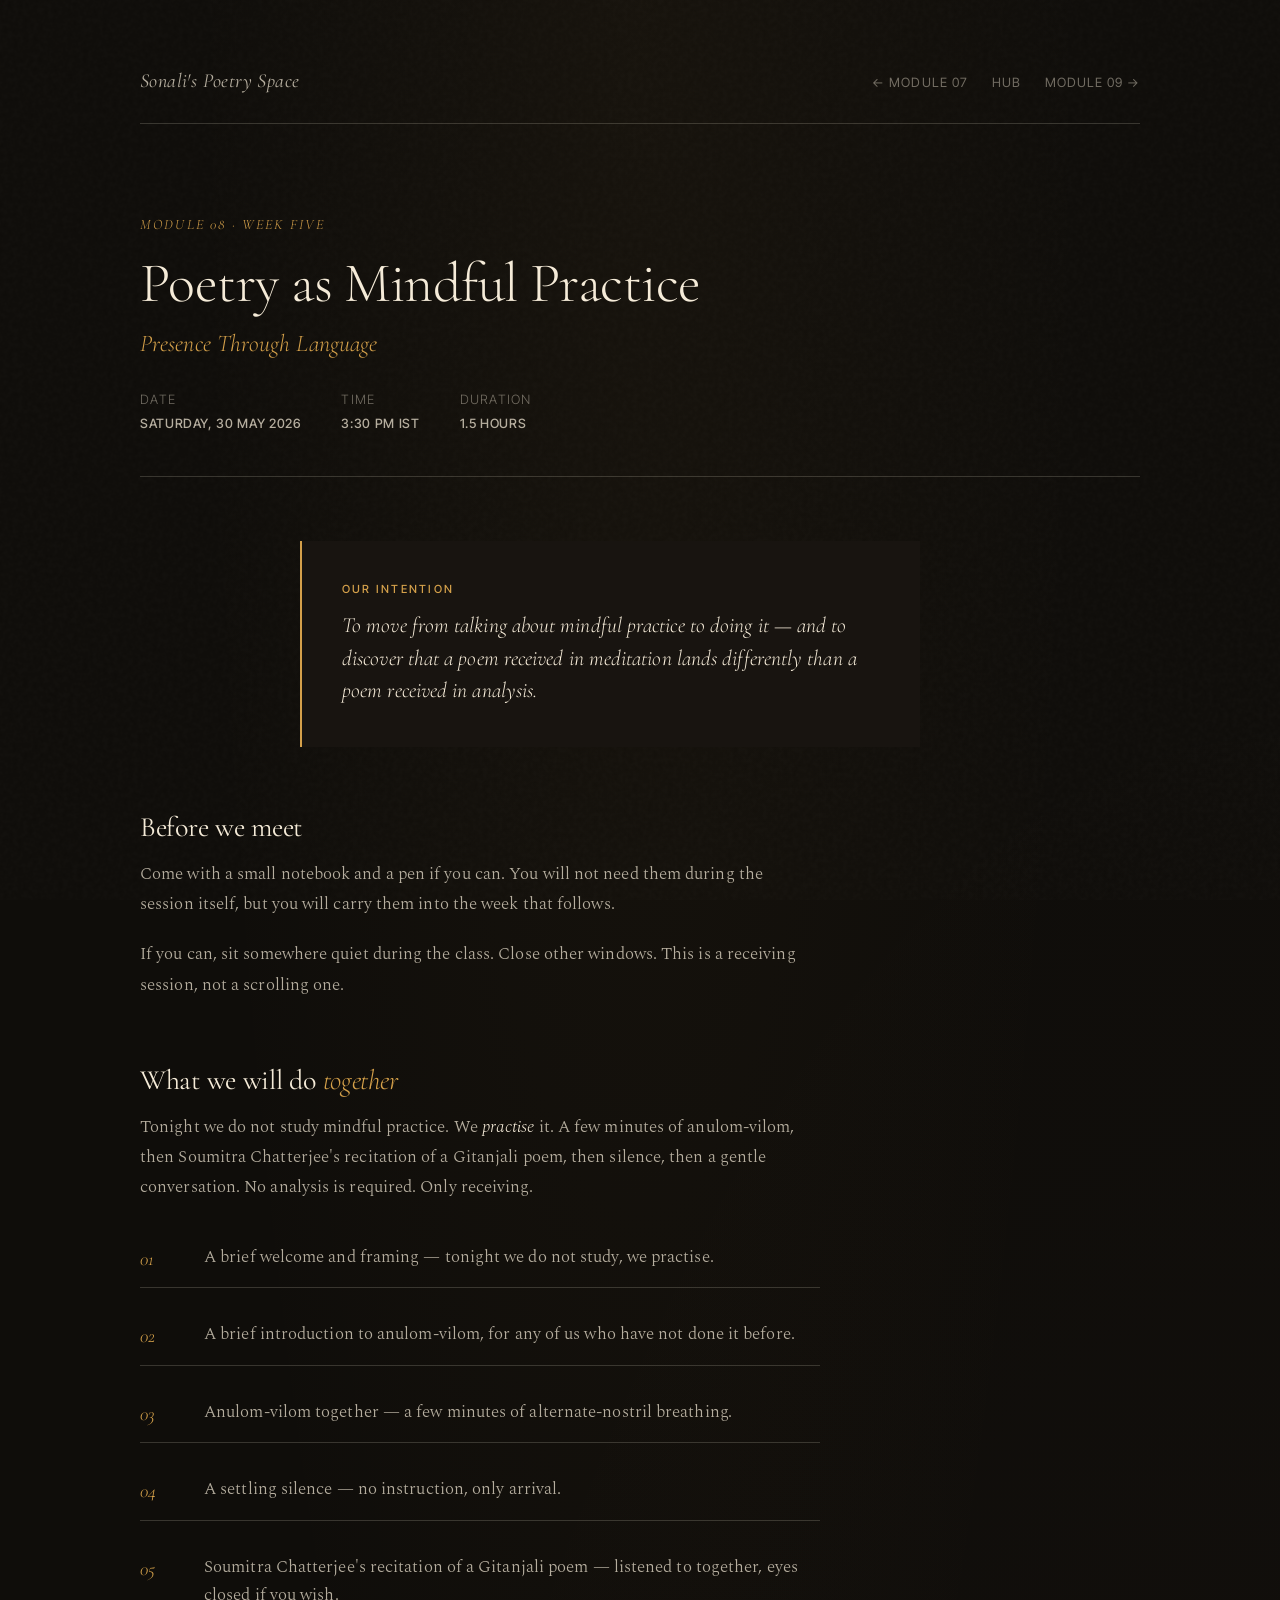
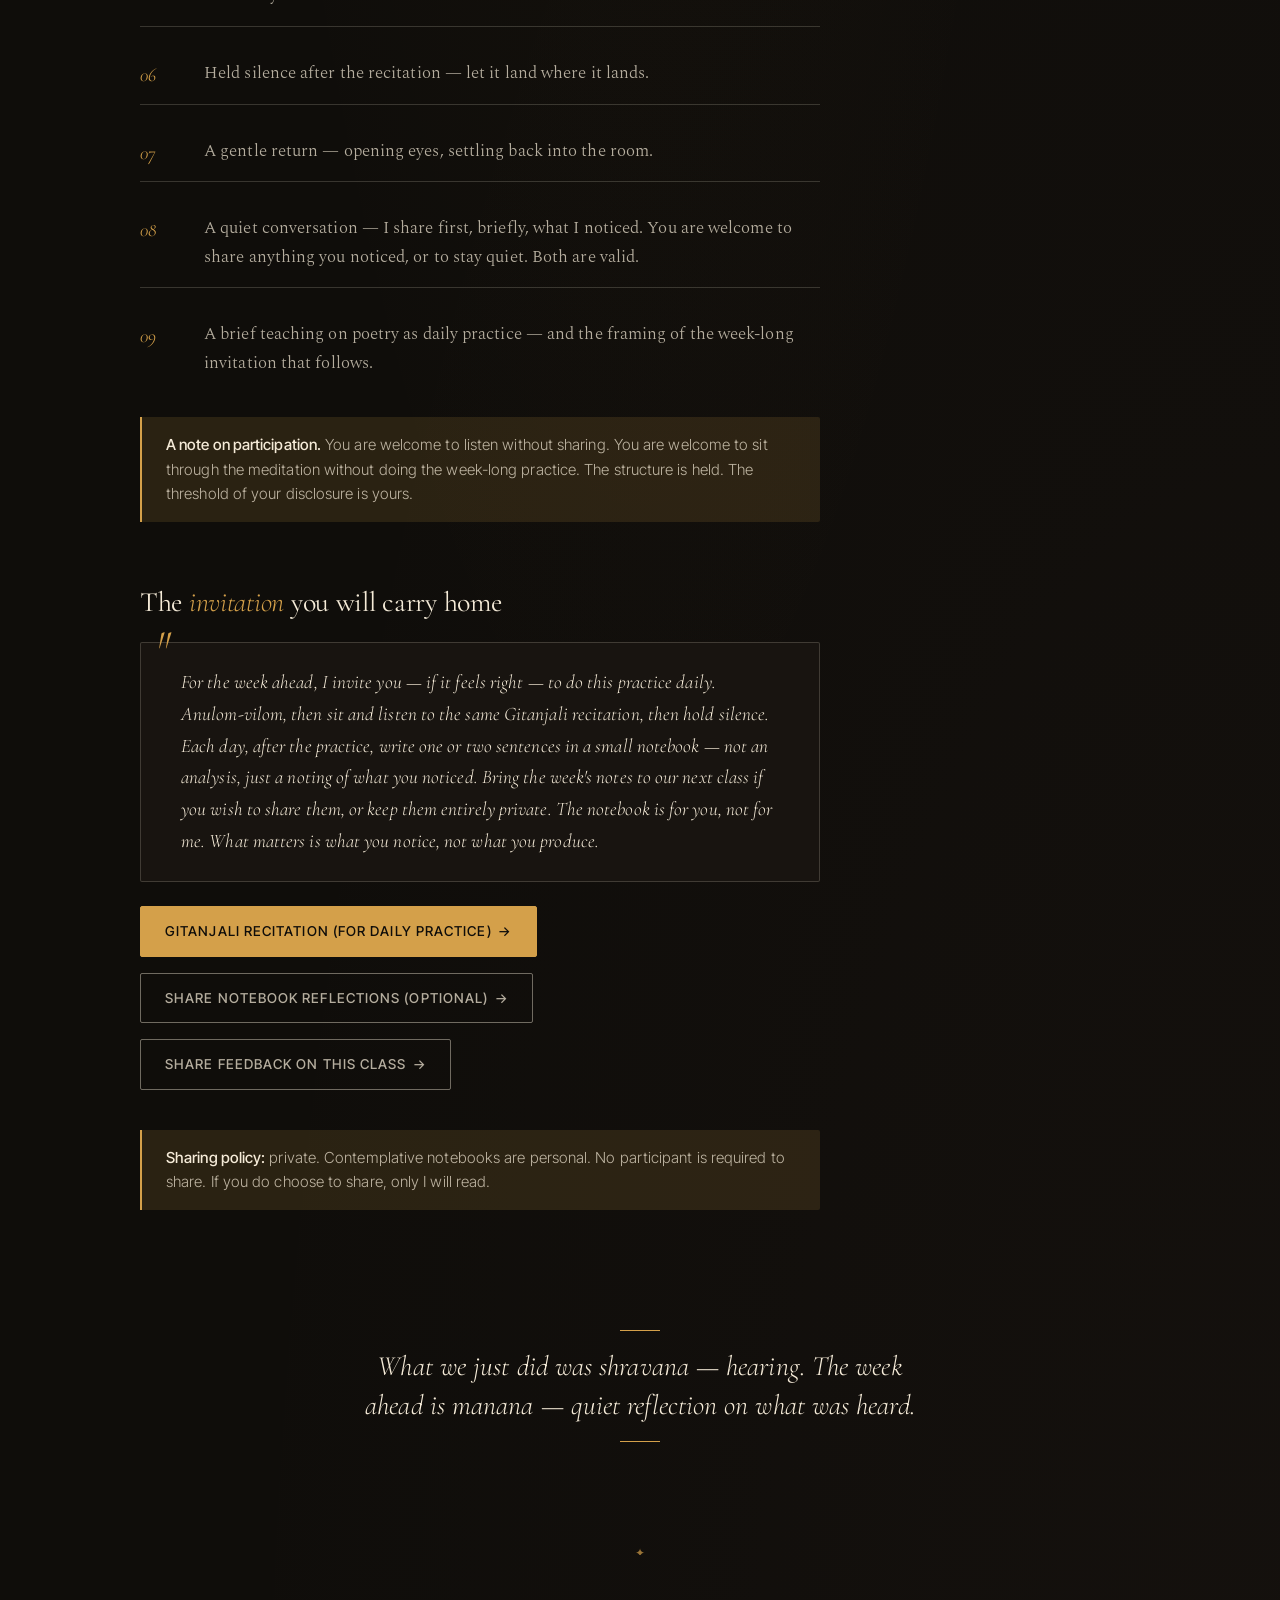
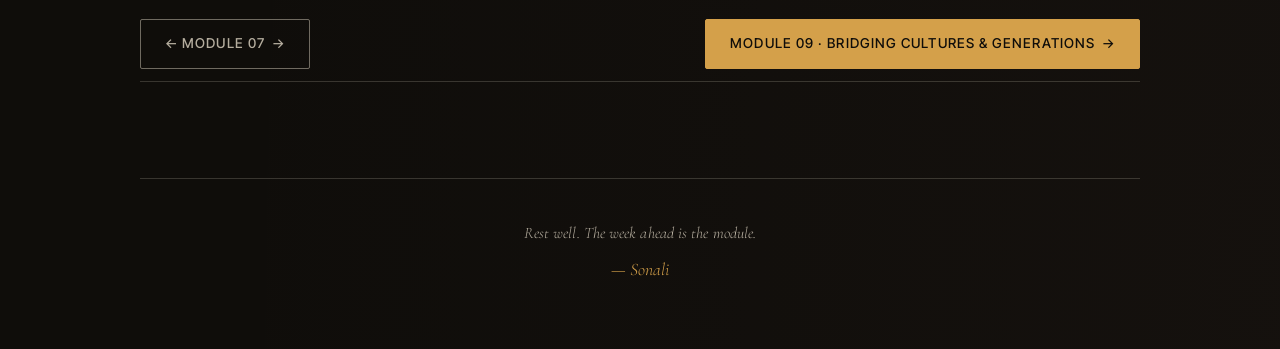
<file: module-08.html>
<!DOCTYPE html>
<html lang="en">
<head>
<meta charset="UTF-8">
<meta name="viewport" content="width=device-width, initial-scale=1.0">
<meta name="robots" content="noindex, nofollow">
<title>Module 08 · Presence Through Language · The Power of Poetry</title>
<link rel="stylesheet" href="styles.css">
<link rel="icon" href="data:image/svg+xml,%3Csvg xmlns='http://www.w3.org/2000/svg' viewBox='0 0 32 32'%3E%3Ctext x='16' y='22' text-anchor='middle' font-size='22' fill='%23d4a04a'%3E✦%3C/text%3E%3C/svg%3E">
</head>
<body>
<div class="page">
<div class="container">

<header class="masthead">
  <div class="masthead-title"><a href="index.html">Sonali's Poetry Space</a></div>
  <nav class="masthead-nav">
    <a href="module-07.html">← Module 07</a>
    <a href="index.html">Hub</a>
    <a href="module-09.html">Module 09 →</a>
  </nav>
</header>

<section class="module-hero reveal">
  <div class="module-hero-num">Module 08 · Week Five</div>
  <h1 class="module-hero-title">Poetry as Mindful Practice</h1>
  <div class="module-hero-sub">Presence Through Language</div>
  <div class="module-meta">
    <div class="module-meta-item">Date<strong>Saturday, 30 May 2026</strong></div>
    <div class="module-meta-item">Time<strong>3:30 PM IST</strong></div>
    <div class="module-meta-item">Duration<strong>1.5 hours</strong></div>
  </div>
</section>

<div class="container-text">
  <div class="intention">
    <span class="intention-label">Our intention</span>
    To move from <em>talking about</em> mindful practice to <em>doing</em> it — and to discover that a poem received in meditation lands differently than a poem received in analysis.
  </div>
</div>

<section class="module-section container-text">
  <h2 class="module-section-head">Before we meet</h2>
  <div class="module-section-body">
    <p>
      Come with a small notebook and a pen if you can. You will not need them during the session itself, but you will carry them into the week that follows.
    </p>
    <p>
      If you can, sit somewhere quiet during the class. Close other windows. This is a receiving session, not a scrolling one.
    </p>
  </div>
</section>

<section class="module-section container-text">
  <h2 class="module-section-head">What we will do <em>together</em></h2>
  <div class="module-section-body">
    <p>
      Tonight we do not study mindful practice. We <em>practise</em> it. A few minutes of anulom-vilom, then Soumitra Chatterjee's recitation of a Gitanjali poem, then silence, then a gentle conversation. No analysis is required. Only receiving.
    </p>
    <ol class="pointer-list">
      <li>A brief welcome and framing — tonight we do not study, we practise.</li>
      <li>A brief introduction to anulom-vilom, for any of us who have not done it before.</li>
      <li>Anulom-vilom together — a few minutes of alternate-nostril breathing.</li>
      <li>A settling silence — no instruction, only arrival.</li>
      <li>Soumitra Chatterjee's recitation of a Gitanjali poem — listened to together, eyes closed if you wish.</li>
      <li>Held silence after the recitation — let it land where it lands.</li>
      <li>A gentle return — opening eyes, settling back into the room.</li>
      <li>A quiet conversation — I share first, briefly, what I noticed. You are welcome to share anything you noticed, or to stay quiet. Both are valid.</li>
      <li>A brief teaching on poetry as daily practice — and the framing of the week-long invitation that follows.</li>
    </ol>

    <div class="note">
      <strong>A note on participation.</strong> You are welcome to listen without sharing. You are welcome to sit through the meditation without doing the week-long practice. The structure is held. The threshold of your disclosure is yours.
    </div>
  </div>
</section>

<section class="module-section container-text">
  <h2 class="module-section-head">The <em>invitation</em> you will carry home</h2>
  <div class="module-section-body">
    <div class="invitation">
      For the week ahead, I invite you — if it feels right — to do this practice daily. Anulom-vilom, then sit and listen to the same Gitanjali recitation, then hold silence. Each day, after the practice, write one or two sentences in a small notebook — not an analysis, just a noting of what you noticed. Bring the week's notes to our next class if you wish to share them, or keep them entirely private. The notebook is for you, not for me. What matters is what you notice, not what you produce.
    </div>

    <div class="cta-row">
      <a class="btn btn-primary" href="#" data-link="meditation-link">Gitanjali recitation (for daily practice)</a>
      <a class="btn btn-ghost" href="https://forms.gle/mpzhUbdwP5BqiY5R9" target="_blank" rel="noopener" data-link="submit-hw8">Share notebook reflections (optional)</a>
      <a class="btn btn-ghost" href="https://forms.gle/HEZ4hkPr31FS3Dd99" target="_blank" rel="noopener" data-link="feedback">Share feedback on this class</a>
    </div>

    <div class="note" style="margin-top: var(--space-xl);">
      <strong>Sharing policy:</strong> private. Contemplative notebooks are personal. No participant is required to share. If you do choose to share, only I will read.
    </div>
  </div>
</section>

<div class="pullquote">What we just did was <em>shravana</em> — hearing. The week ahead is <em>manana</em> — quiet reflection on what was heard.</div>

<hr class="rule-center">

<nav class="section-head-inline" style="margin-top: var(--space-xxl);">
  <a class="btn btn-ghost" href="module-07.html">← Module 07</a>
  <a class="btn btn-primary" href="module-09.html">Module 09 · Bridging Cultures &amp; Generations</a>
</nav>

<footer class="page-foot">
  <p>Rest well. The week ahead is the module.</p>
  <span class="signature">— Sonali</span>
</footer>

</div>
</div>
<script>
document.querySelectorAll('a[data-link]').forEach(a => {
  a.addEventListener('click', (e) => {
    if (a.getAttribute('href') === '#' || !a.getAttribute('href')) {
      e.preventDefault();
      alert(`This link will be activated before the workshop begins:\n\n"${a.textContent.trim()}"\n\nYou will receive it by email.`);
    }
  });
});
</script>
</body>
</html>
</file>
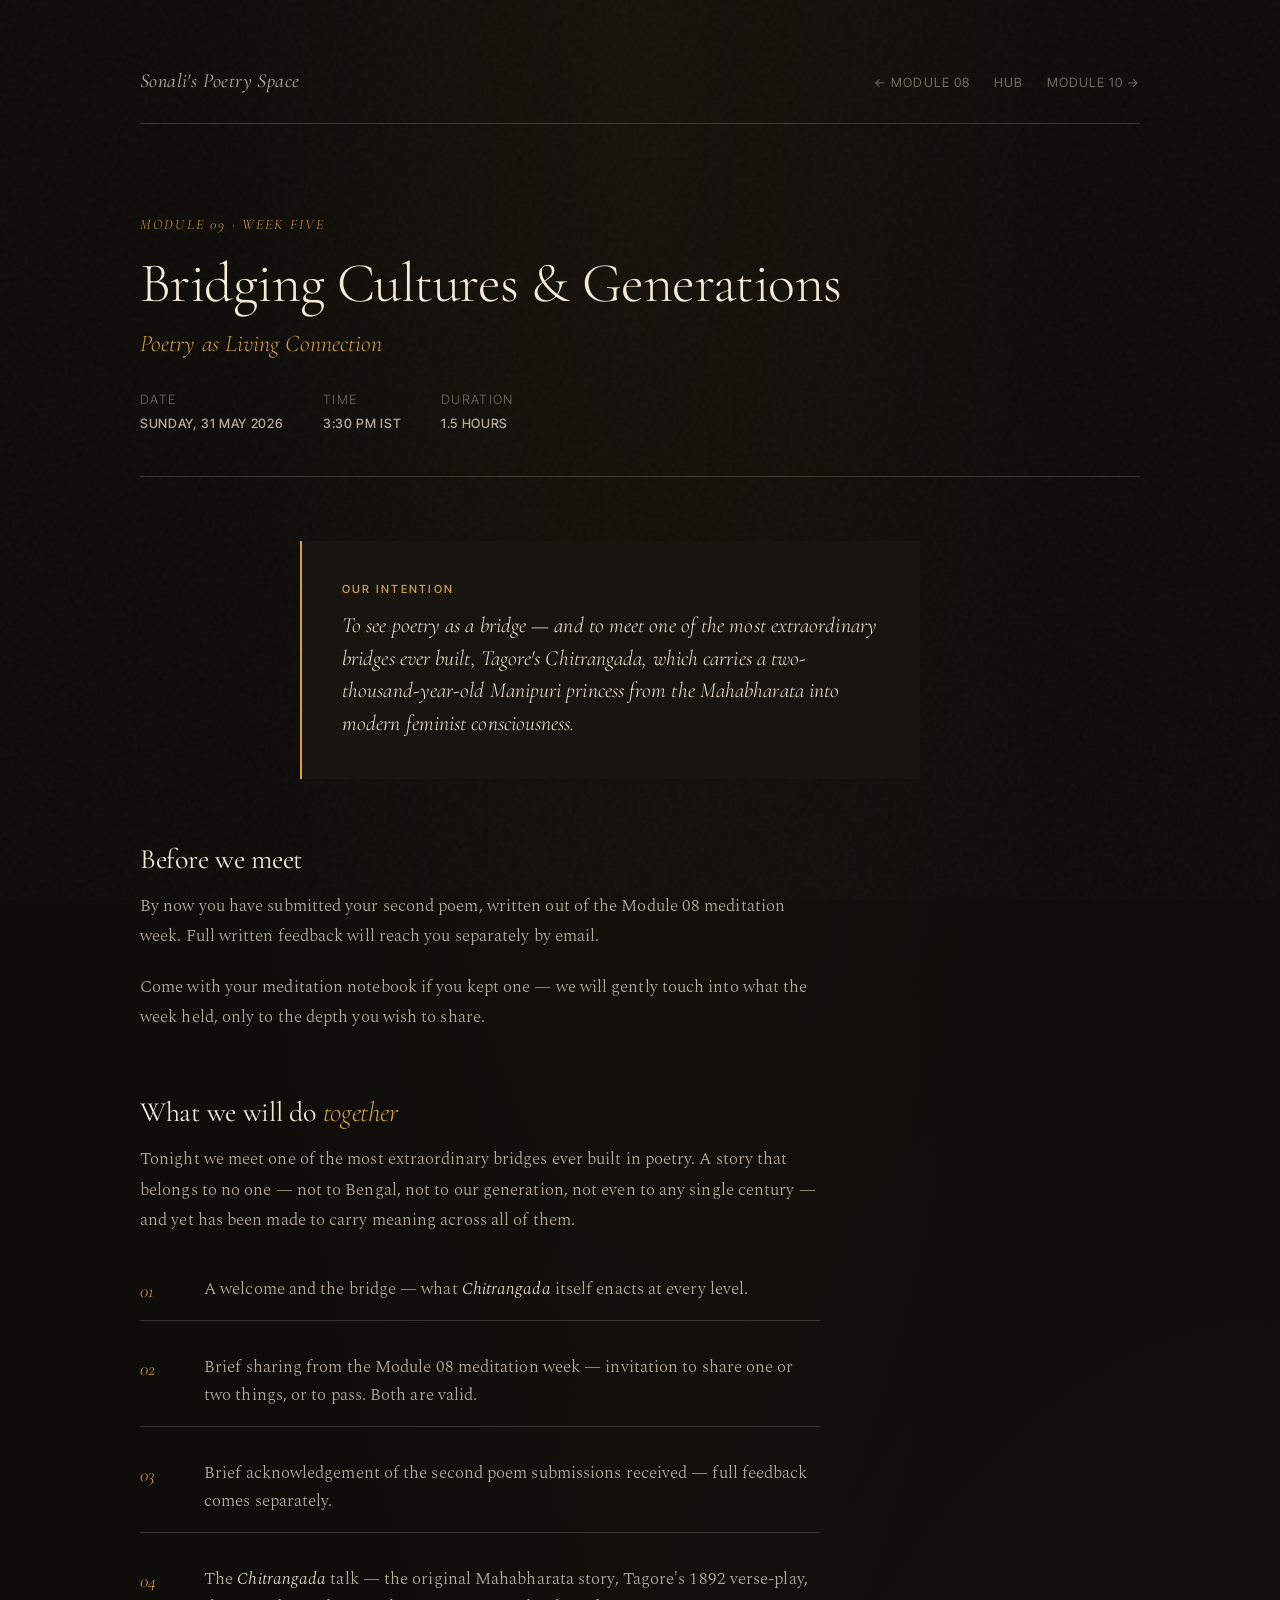
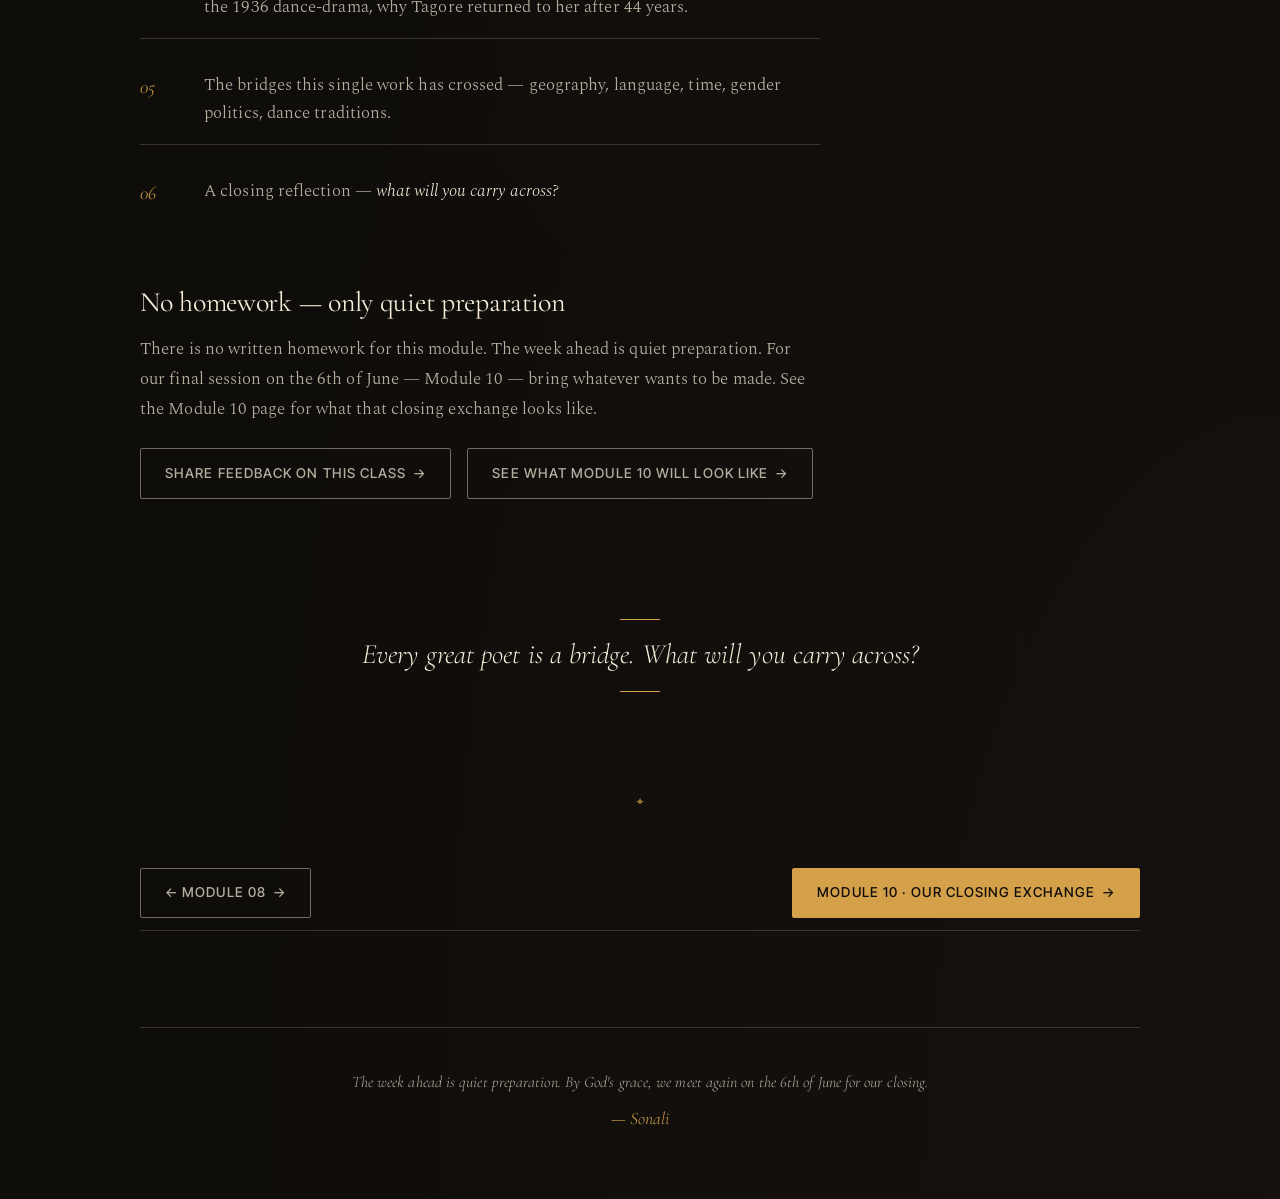
<file: module-09.html>
<!DOCTYPE html>
<html lang="en">
<head>
<meta charset="UTF-8">
<meta name="viewport" content="width=device-width, initial-scale=1.0">
<meta name="robots" content="noindex, nofollow">
<title>Module 09 · Poetry as Living Connection · The Power of Poetry</title>
<link rel="stylesheet" href="styles.css">
<link rel="icon" href="data:image/svg+xml,%3Csvg xmlns='http://www.w3.org/2000/svg' viewBox='0 0 32 32'%3E%3Ctext x='16' y='22' text-anchor='middle' font-size='22' fill='%23d4a04a'%3E✦%3C/text%3E%3C/svg%3E">
</head>
<body>
<div class="page">
<div class="container">

<header class="masthead">
  <div class="masthead-title"><a href="index.html">Sonali's Poetry Space</a></div>
  <nav class="masthead-nav">
    <a href="module-08.html">← Module 08</a>
    <a href="index.html">Hub</a>
    <a href="module-10.html">Module 10 →</a>
  </nav>
</header>

<section class="module-hero reveal">
  <div class="module-hero-num">Module 09 · Week Five</div>
  <h1 class="module-hero-title">Bridging Cultures &amp; Generations</h1>
  <div class="module-hero-sub">Poetry as Living Connection</div>
  <div class="module-meta">
    <div class="module-meta-item">Date<strong>Sunday, 31 May 2026</strong></div>
    <div class="module-meta-item">Time<strong>3:30 PM IST</strong></div>
    <div class="module-meta-item">Duration<strong>1.5 hours</strong></div>
  </div>
</section>

<div class="container-text">
  <div class="intention">
    <span class="intention-label">Our intention</span>
    To see poetry as a bridge — and to meet one of the most extraordinary bridges ever built, Tagore's <em>Chitrangada</em>, which carries a two-thousand-year-old Manipuri princess from the Mahabharata into modern feminist consciousness.
  </div>
</div>

<section class="module-section container-text">
  <h2 class="module-section-head">Before we meet</h2>
  <div class="module-section-body">
    <p>
      By now you have submitted your second poem, written out of the Module 08 meditation week. Full written feedback will reach you separately by email.
    </p>
    <p>
      Come with your meditation notebook if you kept one — we will gently touch into what the week held, only to the depth you wish to share.
    </p>
  </div>
</section>

<section class="module-section container-text">
  <h2 class="module-section-head">What we will do <em>together</em></h2>
  <div class="module-section-body">
    <p>
      Tonight we meet one of the most extraordinary bridges ever built in poetry. A story that belongs to no one — not to Bengal, not to our generation, not even to any single century — and yet has been made to carry meaning across all of them.
    </p>
    <ol class="pointer-list">
      <li>A welcome and the bridge — what <em>Chitrangada</em> itself enacts at every level.</li>
      <li>Brief sharing from the Module 08 meditation week — invitation to share one or two things, or to pass. Both are valid.</li>
      <li>Brief acknowledgement of the second poem submissions received — full feedback comes separately.</li>
      <li>The <em>Chitrangada</em> talk — the original Mahabharata story, Tagore's 1892 verse-play, the 1936 dance-drama, why Tagore returned to her after 44 years.</li>
      <li>The bridges this single work has crossed — geography, language, time, gender politics, dance traditions.</li>
      <li>A closing reflection — <em>what will you carry across?</em></li>
    </ol>
  </div>
</section>

<section class="module-section container-text">
  <h2 class="module-section-head">No homework — only quiet preparation</h2>
  <div class="module-section-body">
    <p>
      There is no written homework for this module. The week ahead is quiet preparation. For our final session on the 6th of June — Module 10 — bring whatever wants to be made. See the Module 10 page for what that closing exchange looks like.
    </p>

    <div class="cta-row">
      <a class="btn btn-ghost" href="https://forms.gle/HEZ4hkPr31FS3Dd99" target="_blank" rel="noopener" data-link="feedback">Share feedback on this class</a>
      <a class="btn btn-ghost" href="module-10.html">See what Module 10 will look like</a>
    </div>
  </div>
</section>

<div class="pullquote">Every great poet is a bridge. What will <em>you</em> carry across?</div>

<hr class="rule-center">

<nav class="section-head-inline" style="margin-top: var(--space-xxl);">
  <a class="btn btn-ghost" href="module-08.html">← Module 08</a>
  <a class="btn btn-primary" href="module-10.html">Module 10 · Our Closing Exchange</a>
</nav>

<footer class="page-foot">
  <p>The week ahead is quiet preparation. By God's grace, we meet again on the 6th of June for our closing.</p>
  <span class="signature">— Sonali</span>
</footer>

</div>
</div>
<script>
document.querySelectorAll('a[data-link]').forEach(a => {
  a.addEventListener('click', (e) => {
    if (a.getAttribute('href') === '#' || !a.getAttribute('href')) {
      e.preventDefault();
      alert(`This link will be activated before the workshop begins:\n\n"${a.textContent.trim()}"\n\nYou will receive it by email.`);
    }
  });
});
</script>
</body>
</html>
</file>
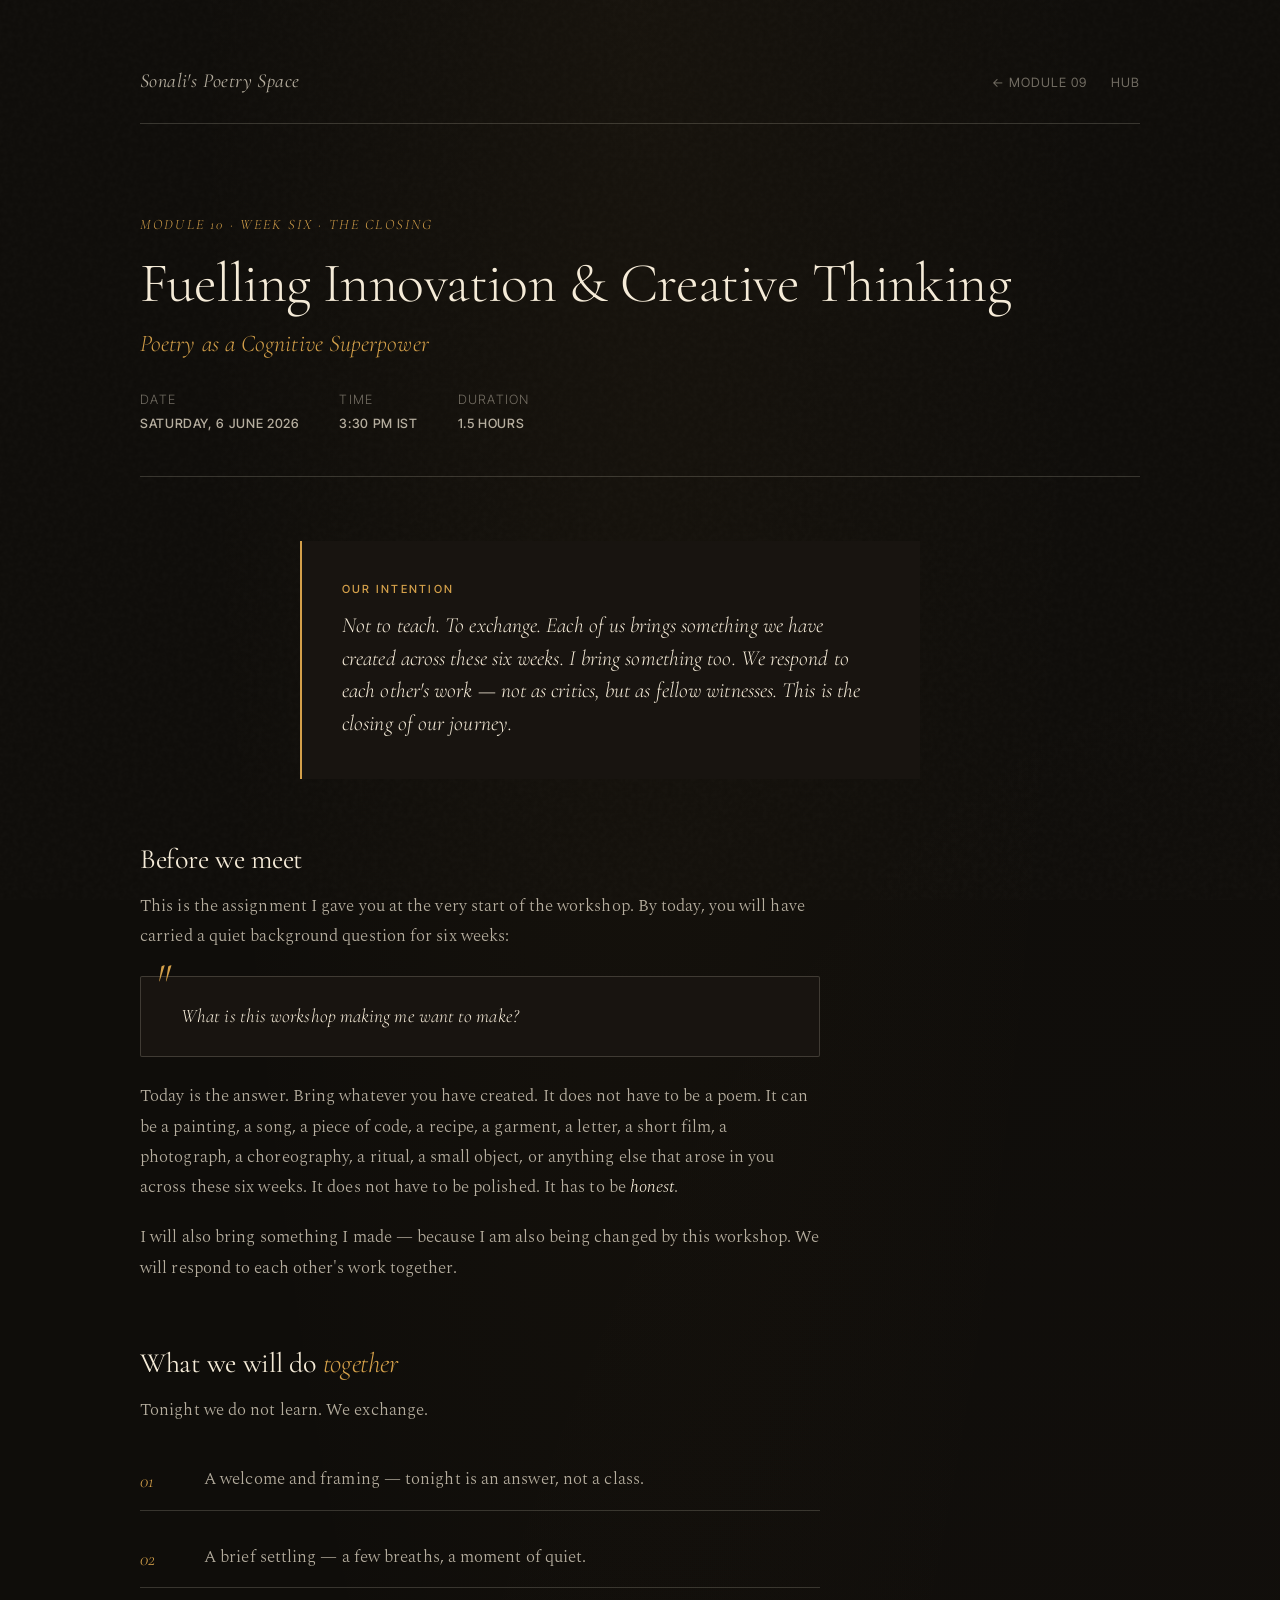
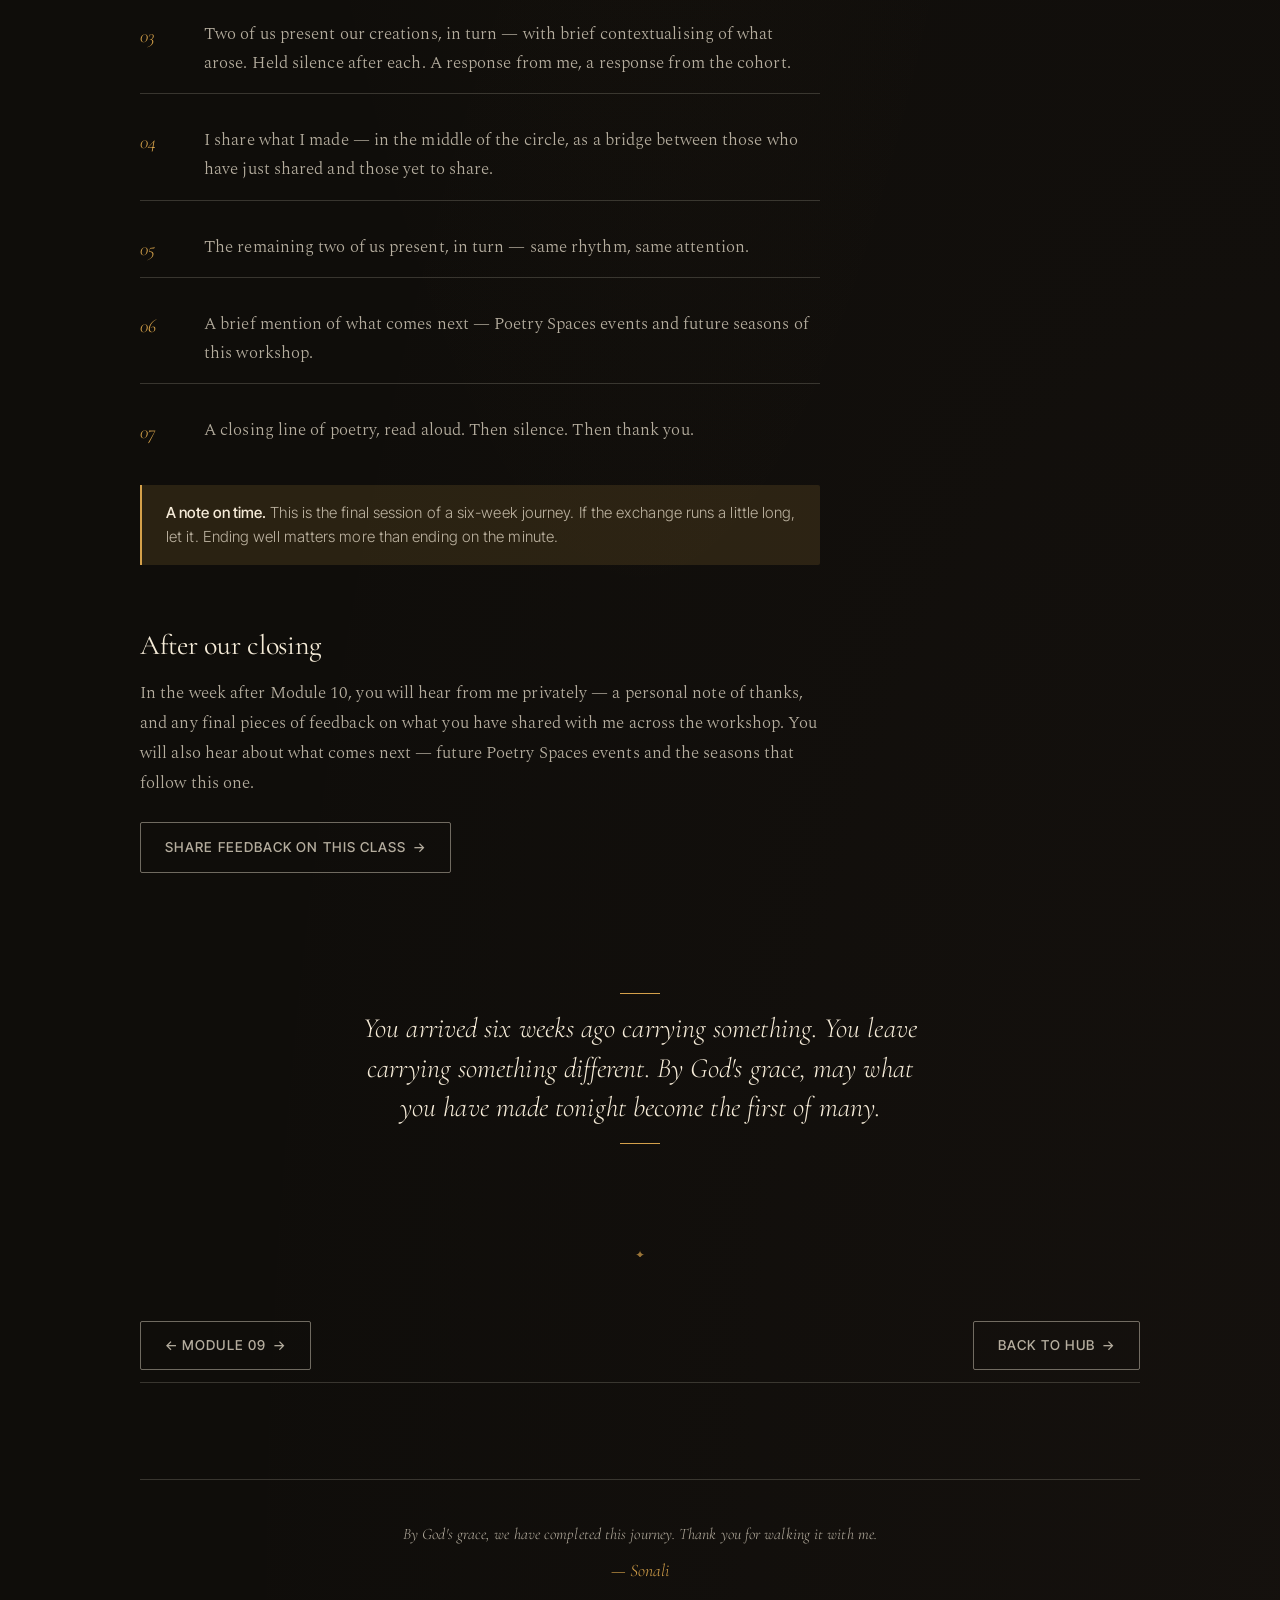
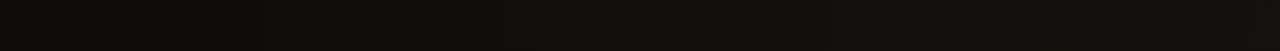
<file: module-10.html>
<!DOCTYPE html>
<html lang="en">
<head>
<meta charset="UTF-8">
<meta name="viewport" content="width=device-width, initial-scale=1.0">
<meta name="robots" content="noindex, nofollow">
<title>Module 10 · Our Closing Exchange · The Power of Poetry</title>
<link rel="stylesheet" href="styles.css">
<link rel="icon" href="data:image/svg+xml,%3Csvg xmlns='http://www.w3.org/2000/svg' viewBox='0 0 32 32'%3E%3Ctext x='16' y='22' text-anchor='middle' font-size='22' fill='%23d4a04a'%3E✦%3C/text%3E%3C/svg%3E">
</head>
<body>
<div class="page">
<div class="container">

<header class="masthead">
  <div class="masthead-title"><a href="index.html">Sonali's Poetry Space</a></div>
  <nav class="masthead-nav">
    <a href="module-09.html">← Module 09</a>
    <a href="index.html">Hub</a>
  </nav>
</header>

<section class="module-hero reveal">
  <div class="module-hero-num">Module 10 · Week Six · The Closing</div>
  <h1 class="module-hero-title">Fuelling Innovation &amp; Creative Thinking</h1>
  <div class="module-hero-sub">Poetry as a Cognitive Superpower</div>
  <div class="module-meta">
    <div class="module-meta-item">Date<strong>Saturday, 6 June 2026</strong></div>
    <div class="module-meta-item">Time<strong>3:30 PM IST</strong></div>
    <div class="module-meta-item">Duration<strong>1.5 hours</strong></div>
  </div>
</section>

<div class="container-text">
  <div class="intention">
    <span class="intention-label">Our intention</span>
    Not to teach. To exchange. Each of us brings something we have created across these six weeks. I bring something too. We respond to each other's work — not as critics, but as fellow witnesses. This is the closing of our journey.
  </div>
</div>

<section class="module-section container-text">
  <h2 class="module-section-head">Before we meet</h2>
  <div class="module-section-body">
    <p>
      This is the assignment I gave you at the very start of the workshop. By today, you will have carried a quiet background question for six weeks:
    </p>
    <div class="invitation">
      What is this workshop making me want to make?
    </div>
    <p>
      Today is the answer. Bring whatever you have created. It does not have to be a poem. It can be a painting, a song, a piece of code, a recipe, a garment, a letter, a short film, a photograph, a choreography, a ritual, a small object, or anything else that arose in you across these six weeks. It does not have to be polished. It has to be <em>honest</em>.
    </p>
    <p>
      I will also bring something I made — because I am also being changed by this workshop. We will respond to each other's work together.
    </p>
  </div>
</section>

<section class="module-section container-text">
  <h2 class="module-section-head">What we will do <em>together</em></h2>
  <div class="module-section-body">
    <p>
      Tonight we do not learn. We exchange.
    </p>
    <ol class="pointer-list">
      <li>A welcome and framing — tonight is an answer, not a class.</li>
      <li>A brief settling — a few breaths, a moment of quiet.</li>
      <li>Two of us present our creations, in turn — with brief contextualising of what arose. Held silence after each. A response from me, a response from the cohort.</li>
      <li>I share what I made — in the middle of the circle, as a bridge between those who have just shared and those yet to share.</li>
      <li>The remaining two of us present, in turn — same rhythm, same attention.</li>
      <li>A brief mention of what comes next — Poetry Spaces events and future seasons of this workshop.</li>
      <li>A closing line of poetry, read aloud. Then silence. Then thank you.</li>
    </ol>

    <div class="note">
      <strong>A note on time.</strong> This is the final session of a six-week journey. If the exchange runs a little long, let it. Ending well matters more than ending on the minute.
    </div>
  </div>
</section>

<section class="module-section container-text">
  <h2 class="module-section-head">After our closing</h2>
  <div class="module-section-body">
    <p>
      In the week after Module 10, you will hear from me privately — a personal note of thanks, and any final pieces of feedback on what you have shared with me across the workshop. You will also hear about what comes next — future Poetry Spaces events and the seasons that follow this one.
    </p>

    <div class="cta-row">
      <a class="btn btn-ghost" href="https://forms.gle/HEZ4hkPr31FS3Dd99" target="_blank" rel="noopener" data-link="feedback">Share feedback on this class</a>
    </div>
  </div>
</section>

<div class="pullquote">You arrived six weeks ago carrying something. You leave carrying something different. By God's grace, may what you have made tonight become the first of many.</div>

<hr class="rule-center">

<nav class="section-head-inline" style="margin-top: var(--space-xxl);">
  <a class="btn btn-ghost" href="module-09.html">← Module 09</a>
  <a class="btn btn-ghost" href="index.html">Back to hub</a>
</nav>

<footer class="page-foot">
  <p>By God's grace, we have completed this journey. Thank you for walking it with me.</p>
  <span class="signature">— Sonali</span>
</footer>

</div>
</div>
<script>
document.querySelectorAll('a[data-link]').forEach(a => {
  a.addEventListener('click', (e) => {
    if (a.getAttribute('href') === '#' || !a.getAttribute('href')) {
      e.preventDefault();
      alert(`This link will be activated before the workshop begins:\n\n"${a.textContent.trim()}"\n\nYou will receive it by email.`);
    }
  });
});
</script>
</body>
</html>
</file>
<file: styles.css>
/* ============================================
   The Power of Poetry — Cohort Hub
   Shared stylesheet
   Aesthetic: contemplative editorial, warm dark,
   serif-forward, generous whitespace
   ============================================ */

/* -- Typography imports -- */
@import url('https://fonts.googleapis.com/css2?family=Cormorant+Garamond:ital,wght@0,300;0,400;0,500;0,600;1,300;1,400;1,500&family=Spectral:ital,wght@0,300;0,400;0,500;0,600;1,300;1,400&family=Inter+Tight:wght@300;400;500;600&display=swap');

/* -- Design tokens -- */
:root {
  /* Colors — ink on aged paper, saffron accent */
  --ink-deepest: #0f0d0a;
  --ink-deep: #181410;
  --ink-mid: #211c17;
  --ink-raised: #2a241e;
  --parchment: #f5ebd8;
  --parchment-dim: #d9cdb7;
  --parchment-soft: rgba(245, 235, 216, 0.72);
  --parchment-faint: rgba(245, 235, 216, 0.42);
  --parchment-whisper: rgba(245, 235, 216, 0.18);
  --saffron: #d4a04a;
  --saffron-deep: #b88535;
  --saffron-soft: rgba(212, 160, 74, 0.14);
  --patron-rose: #c88a7f;
  --patron-rose-soft: rgba(200, 138, 127, 0.12);

  /* Typography */
  --font-display: 'Cormorant Garamond', 'Times New Roman', serif;
  --font-body: 'Spectral', 'Georgia', serif;
  --font-ui: 'Inter Tight', system-ui, sans-serif;

  /* Spacing rhythm */
  --space-xxs: 0.25rem;
  --space-xs: 0.5rem;
  --space-sm: 0.75rem;
  --space-md: 1rem;
  --space-lg: 1.5rem;
  --space-xl: 2.5rem;
  --space-xxl: 4rem;
  --space-xxxl: 6rem;

  /* Max widths */
  --max-text: 680px;
  --max-wide: 1000px;
  --max-reading: 620px;
}

/* -- Reset & base -- */
* { box-sizing: border-box; margin: 0; padding: 0; }

html { scroll-behavior: smooth; }

body {
  background: var(--ink-deepest);
  color: var(--parchment);
  font-family: var(--font-body);
  font-weight: 300;
  line-height: 1.75;
  font-size: 17px;
  letter-spacing: 0.005em;
  -webkit-font-smoothing: antialiased;
  min-height: 100vh;
  overflow-x: hidden;
  background-image:
    radial-gradient(ellipse at top, rgba(212, 160, 74, 0.04) 0%, transparent 50%),
    radial-gradient(ellipse at bottom right, rgba(200, 138, 127, 0.03) 0%, transparent 60%);
}

/* Subtle paper texture */
body::before {
  content: '';
  position: fixed;
  inset: 0;
  pointer-events: none;
  z-index: 1;
  opacity: 0.35;
  background-image: url("data:image/svg+xml,%3Csvg viewBox='0 0 200 200' xmlns='http://www.w3.org/2000/svg'%3E%3Cfilter id='n'%3E%3CfeTurbulence type='fractalNoise' baseFrequency='0.9' numOctaves='2' /%3E%3CfeColorMatrix values='0 0 0 0 0.95 0 0 0 0 0.92 0 0 0 0 0.85 0 0 0 0.06 0'/%3E%3C/filter%3E%3Crect width='100%25' height='100%25' filter='url(%23n)'/%3E%3C/svg%3E");
}

/* -- Typography -- */
h1, h2, h3, h4, h5, h6 {
  font-family: var(--font-display);
  font-weight: 400;
  letter-spacing: -0.01em;
  line-height: 1.15;
  color: var(--parchment);
}

p { color: var(--parchment-soft); }

.serif-italic {
  font-family: var(--font-display);
  font-style: italic;
  font-weight: 400;
}

em, i { font-style: italic; color: var(--parchment); }

/* -- Layout containers -- */
.page {
  position: relative;
  z-index: 2;
  min-height: 100vh;
  padding: var(--space-xxl) var(--space-lg);
}

.container {
  max-width: var(--max-wide);
  margin: 0 auto;
}

.container-text {
  max-width: var(--max-text);
  margin: 0 auto;
}

.container-reading {
  max-width: var(--max-reading);
  margin: 0 auto;
}

/* -- Header bar -- */
.masthead {
  border-bottom: 0.5px solid var(--parchment-whisper);
  padding-bottom: var(--space-lg);
  margin-bottom: var(--space-xxl);
  display: flex;
  justify-content: space-between;
  align-items: baseline;
  flex-wrap: wrap;
  gap: var(--space-sm);
}

.masthead-title {
  font-family: var(--font-display);
  font-style: italic;
  font-weight: 400;
  font-size: 1.25rem;
  color: var(--parchment-soft);
  letter-spacing: 0.02em;
}

.masthead-title a {
  color: inherit;
  text-decoration: none;
  transition: color 200ms ease;
}

.masthead-title a:hover { color: var(--saffron); }

.masthead-nav {
  display: flex;
  gap: var(--space-lg);
  font-family: var(--font-ui);
  font-size: 0.8rem;
  font-weight: 400;
  letter-spacing: 0.08em;
  text-transform: uppercase;
  color: var(--parchment-faint);
  flex-wrap: wrap;
}

@media (max-width: 520px) {
  .masthead-nav {
    gap: var(--space-md);
    font-size: 0.72rem;
  }
}

.masthead-nav a {
  color: inherit;
  text-decoration: none;
  transition: color 200ms ease;
  padding-bottom: 2px;
  border-bottom: 0.5px solid transparent;
}

.masthead-nav a:hover {
  color: var(--parchment);
  border-bottom-color: var(--saffron);
}

/* -- Eyebrow label -- */
.eyebrow {
  font-family: var(--font-ui);
  font-size: 0.75rem;
  font-weight: 500;
  letter-spacing: 0.18em;
  text-transform: uppercase;
  color: var(--saffron);
  margin-bottom: var(--space-sm);
  display: block;
}

.eyebrow-muted {
  color: var(--parchment-faint);
}

/* -- Headings scale -- */
.display {
  font-size: clamp(2.75rem, 6vw, 4.5rem);
  font-weight: 300;
  letter-spacing: -0.02em;
  line-height: 1.05;
}

.display em {
  font-style: italic;
  color: var(--saffron);
}

.h1 { font-size: clamp(2rem, 4vw, 2.75rem); font-weight: 400; }
.h2 { font-size: clamp(1.5rem, 3vw, 2rem); font-weight: 400; }
.h3 { font-size: 1.35rem; font-weight: 500; }
.h4 {
  font-family: var(--font-ui);
  font-size: 0.75rem;
  font-weight: 500;
  letter-spacing: 0.15em;
  text-transform: uppercase;
  color: var(--parchment-faint);
}

/* -- Body text -- */
.lede {
  font-family: var(--font-display);
  font-size: clamp(1.1rem, 1.5vw, 1.35rem);
  font-weight: 300;
  font-style: italic;
  line-height: 1.55;
  color: var(--parchment-soft);
  max-width: var(--max-reading);
}

.body-text {
  font-size: 1rem;
  line-height: 1.8;
  color: var(--parchment-soft);
}

.body-text p + p { margin-top: 1.2em; }

/* -- Horizontal rules -- */
.rule {
  border: 0;
  border-top: 0.5px solid var(--parchment-whisper);
  margin: var(--space-xxl) 0;
}

.rule-center {
  border: 0;
  text-align: center;
  height: 1em;
  margin: var(--space-xl) 0;
}

.rule-center::before {
  content: '✦';
  color: var(--saffron);
  font-size: 0.75rem;
  letter-spacing: 1em;
  padding-left: 1em;
  opacity: 0.7;
}

/* -- Cards / panels -- */
.panel {
  background: var(--ink-deep);
  border: 0.5px solid var(--parchment-whisper);
  border-radius: 2px;
  padding: var(--space-xl);
  transition: border-color 300ms ease, transform 300ms ease;
}

.panel:hover {
  border-color: var(--parchment-faint);
}

/* -- Module cards -- */
.modules-grid {
  display: grid;
  gap: var(--space-md);
  margin-top: var(--space-xl);
}

.module-card {
  display: block;
  padding: var(--space-lg) var(--space-xl);
  background: var(--ink-deep);
  border: 0.5px solid var(--parchment-whisper);
  border-radius: 2px;
  text-decoration: none;
  color: inherit;
  transition: all 300ms ease;
  position: relative;
}

.module-card:hover {
  border-color: var(--saffron);
  background: var(--ink-mid);
  transform: translateX(4px);
}

.module-card-grid {
  display: grid;
  grid-template-columns: auto 1fr auto;
  gap: var(--space-lg);
  align-items: center;
}

.module-num {
  font-family: var(--font-display);
  font-style: italic;
  font-size: 2.5rem;
  font-weight: 300;
  color: var(--saffron);
  line-height: 1;
  min-width: 2.2em;
}

.module-info { min-width: 0; }

.module-card-title {
  font-family: var(--font-display);
  font-size: 1.35rem;
  font-weight: 400;
  color: var(--parchment);
  line-height: 1.25;
  margin-bottom: var(--space-xxs);
}

.module-card-sub {
  font-family: var(--font-display);
  font-style: italic;
  font-size: 1rem;
  font-weight: 300;
  color: var(--parchment-faint);
  line-height: 1.4;
}

.module-card-date {
  font-family: var(--font-ui);
  font-size: 0.75rem;
  font-weight: 400;
  letter-spacing: 0.08em;
  text-transform: uppercase;
  color: var(--parchment-faint);
  text-align: right;
  white-space: nowrap;
}

.module-card-date strong {
  display: block;
  font-weight: 500;
  color: var(--parchment-soft);
  font-size: 0.85rem;
}

@media (max-width: 600px) {
  .module-card-grid {
    grid-template-columns: auto 1fr;
    gap: var(--space-md);
  }
  .module-card-date {
    grid-column: 1 / -1;
    text-align: left;
    padding-top: var(--space-xs);
    border-top: 0.5px solid var(--parchment-whisper);
    margin-top: var(--space-xs);
  }
  .module-num { font-size: 2rem; }
  .module-card-title { font-size: 1.15rem; }
}

/* -- Rest week marker -- */
.rest-marker {
  display: block;
  padding: var(--space-md) var(--space-xl);
  text-align: center;
  font-family: var(--font-display);
  font-style: italic;
  color: var(--parchment-faint);
  font-size: 1rem;
  border: 0.5px dashed var(--parchment-whisper);
  border-radius: 2px;
  background: transparent;
}

.rest-marker::before {
  content: '~ ';
  color: var(--saffron);
}
.rest-marker::after {
  content: ' ~';
  color: var(--saffron);
}

/* -- Section headers -- */
.section {
  margin-bottom: var(--space-xxl);
}

.section-head {
  margin-bottom: var(--space-xl);
}

.section-head-inline {
  display: flex;
  align-items: baseline;
  justify-content: space-between;
  flex-wrap: wrap;
  gap: var(--space-md);
  margin-bottom: var(--space-lg);
  padding-bottom: var(--space-sm);
  border-bottom: 0.5px solid var(--parchment-whisper);
}

.section-title {
  font-family: var(--font-display);
  font-size: 1.75rem;
  font-weight: 400;
  color: var(--parchment);
}

.section-title em {
  font-style: italic;
  color: var(--saffron);
}

/* -- Resource / link lists -- */
.link-list {
  list-style: none;
  display: grid;
  gap: var(--space-sm);
}

.link-list a {
  display: flex;
  justify-content: space-between;
  align-items: baseline;
  padding: var(--space-md) var(--space-lg);
  background: var(--ink-deep);
  border: 0.5px solid var(--parchment-whisper);
  border-radius: 2px;
  color: var(--parchment-soft);
  text-decoration: none;
  font-family: var(--font-ui);
  font-size: 0.95rem;
  transition: all 200ms ease;
}

.link-list a:hover {
  border-color: var(--saffron);
  color: var(--parchment);
  background: var(--ink-mid);
}

.link-list a::after {
  content: '→';
  color: var(--saffron);
  font-family: var(--font-ui);
  transition: transform 200ms ease;
}

.link-list a:hover::after {
  transform: translateX(3px);
}

/* -- Quote block -- */
.pullquote {
  font-family: var(--font-display);
  font-style: italic;
  font-weight: 300;
  font-size: clamp(1.35rem, 2.5vw, 1.75rem);
  line-height: 1.4;
  color: var(--parchment);
  text-align: center;
  padding: var(--space-xl) var(--space-md);
  max-width: var(--max-reading);
  margin: var(--space-xl) auto;
  position: relative;
}

.pullquote::before, .pullquote::after {
  content: '';
  display: block;
  width: 40px;
  height: 0.5px;
  background: var(--saffron);
  margin: var(--space-md) auto;
}

/* -- Footer -- */
.page-foot {
  margin-top: var(--space-xxxl);
  padding-top: var(--space-xl);
  border-top: 0.5px solid var(--parchment-whisper);
  font-family: var(--font-display);
  font-style: italic;
  font-weight: 300;
  color: var(--parchment-faint);
  text-align: center;
  font-size: 1rem;
}

.page-foot .signature {
  color: var(--saffron);
  font-size: 1.1rem;
  display: block;
  margin-top: var(--space-xs);
}

/* -- Patron layer styling -- */
.patron-layer {
  border: 0.5px solid var(--patron-rose);
  background: var(--patron-rose-soft);
  border-radius: 2px;
  padding: var(--space-lg) var(--space-xl);
  margin: var(--space-lg) 0;
  position: relative;
}

.patron-layer::before {
  content: '◆ Patron layer';
  position: absolute;
  top: -0.5em;
  left: var(--space-lg);
  background: var(--ink-deepest);
  padding: 0 0.75em;
  font-family: var(--font-ui);
  font-size: 0.7rem;
  font-weight: 500;
  letter-spacing: 0.15em;
  text-transform: uppercase;
  color: var(--patron-rose);
}

.patron-layer p { color: var(--parchment-soft); }

/* -- Module page specific -- */
.module-hero {
  padding: var(--space-lg) 0 var(--space-xl);
  border-bottom: 0.5px solid var(--parchment-whisper);
  margin-bottom: var(--space-xxl);
}

.module-hero-num {
  font-family: var(--font-display);
  font-style: italic;
  font-size: 0.9rem;
  letter-spacing: 0.15em;
  color: var(--saffron);
  text-transform: uppercase;
  margin-bottom: var(--space-md);
}

.module-hero-title {
  font-family: var(--font-display);
  font-size: clamp(2.25rem, 5vw, 3.5rem);
  font-weight: 300;
  line-height: 1.1;
  color: var(--parchment);
  margin-bottom: var(--space-xs);
}

.module-hero-sub {
  font-family: var(--font-display);
  font-style: italic;
  font-size: clamp(1.15rem, 2vw, 1.5rem);
  font-weight: 300;
  color: var(--saffron);
  margin-bottom: var(--space-lg);
}

.module-meta {
  display: flex;
  gap: var(--space-xl);
  flex-wrap: wrap;
  font-family: var(--font-ui);
  font-size: 0.8rem;
  letter-spacing: 0.1em;
  text-transform: uppercase;
  color: var(--parchment-faint);
}

.module-meta-item strong {
  display: block;
  color: var(--parchment-soft);
  font-weight: 500;
  margin-top: 2px;
  letter-spacing: 0.05em;
}

/* -- Intention block -- */
.intention {
  font-family: var(--font-display);
  font-style: italic;
  font-weight: 300;
  font-size: 1.35rem;
  line-height: 1.5;
  color: var(--parchment);
  padding: var(--space-xl);
  border-left: 2px solid var(--saffron);
  background: var(--ink-deep);
  margin: var(--space-xl) 0;
  max-width: var(--max-reading);
}

.intention-label {
  font-family: var(--font-ui);
  font-size: 0.7rem;
  font-weight: 500;
  letter-spacing: 0.2em;
  text-transform: uppercase;
  color: var(--saffron);
  display: block;
  margin-bottom: var(--space-sm);
  font-style: normal;
}

/* -- Content sections on module pages -- */
.module-section {
  margin: var(--space-xxl) 0;
  max-width: var(--max-text);
}

.module-section-head {
  font-family: var(--font-display);
  font-weight: 400;
  font-size: 1.75rem;
  color: var(--parchment);
  margin-bottom: var(--space-md);
}

.module-section-head em {
  font-style: italic;
  color: var(--saffron);
  font-weight: 300;
}

.module-section-body {
  font-size: 1.05rem;
  line-height: 1.8;
  color: var(--parchment-soft);
}

.module-section-body p + p { margin-top: 1.2em; }

.module-section-body strong {
  color: var(--parchment);
  font-weight: 500;
}

/* -- Pointer list (for "what you will do together" content) -- */
.pointer-list {
  list-style: none;
  counter-reset: pointer;
  display: grid;
  gap: var(--space-md);
  margin-top: var(--space-lg);
}

.pointer-list li {
  counter-increment: pointer;
  padding: var(--space-md) 0 var(--space-md) var(--space-xxl);
  position: relative;
  font-size: 1.05rem;
  line-height: 1.7;
  color: var(--parchment-soft);
  border-bottom: 0.5px solid var(--parchment-whisper);
}

.pointer-list li:last-child { border-bottom: none; }

.pointer-list li::before {
  content: counter(pointer, decimal-leading-zero);
  position: absolute;
  left: 0;
  top: var(--space-md);
  font-family: var(--font-display);
  font-style: italic;
  font-size: 1.2rem;
  color: var(--saffron);
  font-weight: 300;
}

/* -- Homework / invitation blockquote -- */
.invitation {
  font-family: var(--font-display);
  font-style: italic;
  font-weight: 300;
  font-size: 1.2rem;
  line-height: 1.65;
  color: var(--parchment);
  padding: var(--space-lg) var(--space-xl);
  background: var(--ink-deep);
  border: 0.5px solid var(--parchment-whisper);
  border-radius: 2px;
  margin: var(--space-lg) 0;
  position: relative;
}

.invitation::before {
  content: '"';
  position: absolute;
  top: -0.4em;
  left: 0.3em;
  font-size: 3rem;
  color: var(--saffron);
  font-family: var(--font-display);
  line-height: 1;
}

/* -- Call-to-action buttons -- */
.cta-row {
  display: flex;
  gap: var(--space-md);
  flex-wrap: wrap;
  margin-top: var(--space-lg);
}

.btn {
  display: inline-flex;
  align-items: center;
  gap: 0.5em;
  padding: var(--space-sm) var(--space-lg);
  font-family: var(--font-ui);
  font-size: 0.85rem;
  font-weight: 500;
  letter-spacing: 0.08em;
  text-transform: uppercase;
  text-decoration: none;
  border-radius: 2px;
  transition: all 200ms ease;
  cursor: pointer;
  border: 0.5px solid transparent;
}

.btn-primary {
  background: var(--saffron);
  color: var(--ink-deepest);
  border-color: var(--saffron);
}

.btn-primary:hover {
  background: var(--saffron-deep);
  border-color: var(--saffron-deep);
  transform: translateY(-1px);
}

.btn-ghost {
  background: transparent;
  color: var(--parchment-soft);
  border-color: var(--parchment-faint);
}

.btn-ghost:hover {
  color: var(--parchment);
  border-color: var(--saffron);
}

.btn::after {
  content: '→';
  transition: transform 200ms ease;
}

.btn:hover::after { transform: translateX(3px); }

/* -- Info / note block -- */
.note {
  padding: var(--space-md) var(--space-lg);
  background: var(--saffron-soft);
  border-left: 2px solid var(--saffron);
  border-radius: 0 2px 2px 0;
  font-size: 0.95rem;
  line-height: 1.6;
  color: var(--parchment-soft);
  margin: var(--space-lg) 0;
  font-family: var(--font-ui);
}

.note strong {
  color: var(--parchment);
  font-weight: 500;
}

/* -- Schedule list -- */
.schedule-list {
  list-style: none;
  display: grid;
  gap: var(--space-md);
  font-family: var(--font-ui);
  font-size: 0.95rem;
}

.schedule-item {
  display: grid;
  grid-template-columns: 100px 1fr;
  gap: var(--space-lg);
  padding: var(--space-md) 0;
  border-bottom: 0.5px solid var(--parchment-whisper);
  align-items: baseline;
}

.schedule-item:last-child { border-bottom: none; }

.schedule-week {
  font-family: var(--font-display);
  font-style: italic;
  color: var(--saffron);
  font-size: 1rem;
}

.schedule-sessions {
  color: var(--parchment-soft);
  line-height: 1.7;
}

.schedule-sessions em {
  font-family: var(--font-display);
  font-style: italic;
  color: var(--parchment-faint);
}

/* -- Opening framing -- */
.four-pillars {
  display: grid;
  gap: var(--space-lg);
  margin-top: var(--space-xl);
}

.pillar {
  padding: var(--space-lg) var(--space-xl);
  background: var(--ink-deep);
  border: 0.5px solid var(--parchment-whisper);
  border-radius: 2px;
}

.pillar-name {
  font-family: var(--font-display);
  font-style: italic;
  font-size: 1.5rem;
  color: var(--saffron);
  margin-bottom: var(--space-sm);
  font-weight: 400;
}

.pillar-body {
  font-size: 1rem;
  line-height: 1.75;
  color: var(--parchment-soft);
}

/* -- Reveal animation on scroll -- */
@keyframes reveal {
  from { opacity: 0; transform: translateY(8px); }
  to { opacity: 1; transform: translateY(0); }
}

.reveal {
  animation: reveal 800ms ease-out both;
}

.reveal-stagger > * {
  animation: reveal 700ms ease-out both;
  opacity: 0;
}

.reveal-stagger > *:nth-child(1) { animation-delay: 0ms; }
.reveal-stagger > *:nth-child(2) { animation-delay: 100ms; }
.reveal-stagger > *:nth-child(3) { animation-delay: 200ms; }
.reveal-stagger > *:nth-child(4) { animation-delay: 300ms; }
.reveal-stagger > *:nth-child(5) { animation-delay: 400ms; }
.reveal-stagger > *:nth-child(6) { animation-delay: 500ms; }
.reveal-stagger > *:nth-child(7) { animation-delay: 600ms; }
.reveal-stagger > *:nth-child(8) { animation-delay: 700ms; }
.reveal-stagger > *:nth-child(9) { animation-delay: 800ms; }
.reveal-stagger > *:nth-child(10) { animation-delay: 900ms; }

/* -- Focus states -- */
a:focus-visible, button:focus-visible {
  outline: 2px solid var(--saffron);
  outline-offset: 3px;
  border-radius: 2px;
}

/* -- Selection -- */
::selection {
  background: var(--saffron);
  color: var(--ink-deepest);
}

/* -- Scrollbar -- */
::-webkit-scrollbar { width: 10px; }
::-webkit-scrollbar-track { background: var(--ink-deepest); }
::-webkit-scrollbar-thumb {
  background: var(--ink-raised);
  border-radius: 5px;
}
::-webkit-scrollbar-thumb:hover { background: var(--saffron-deep); }

/* -- Print --*/
@media print {
  body { background: white; color: black; }
  body::before { display: none; }
  .masthead-nav { display: none; }
}
</file>
